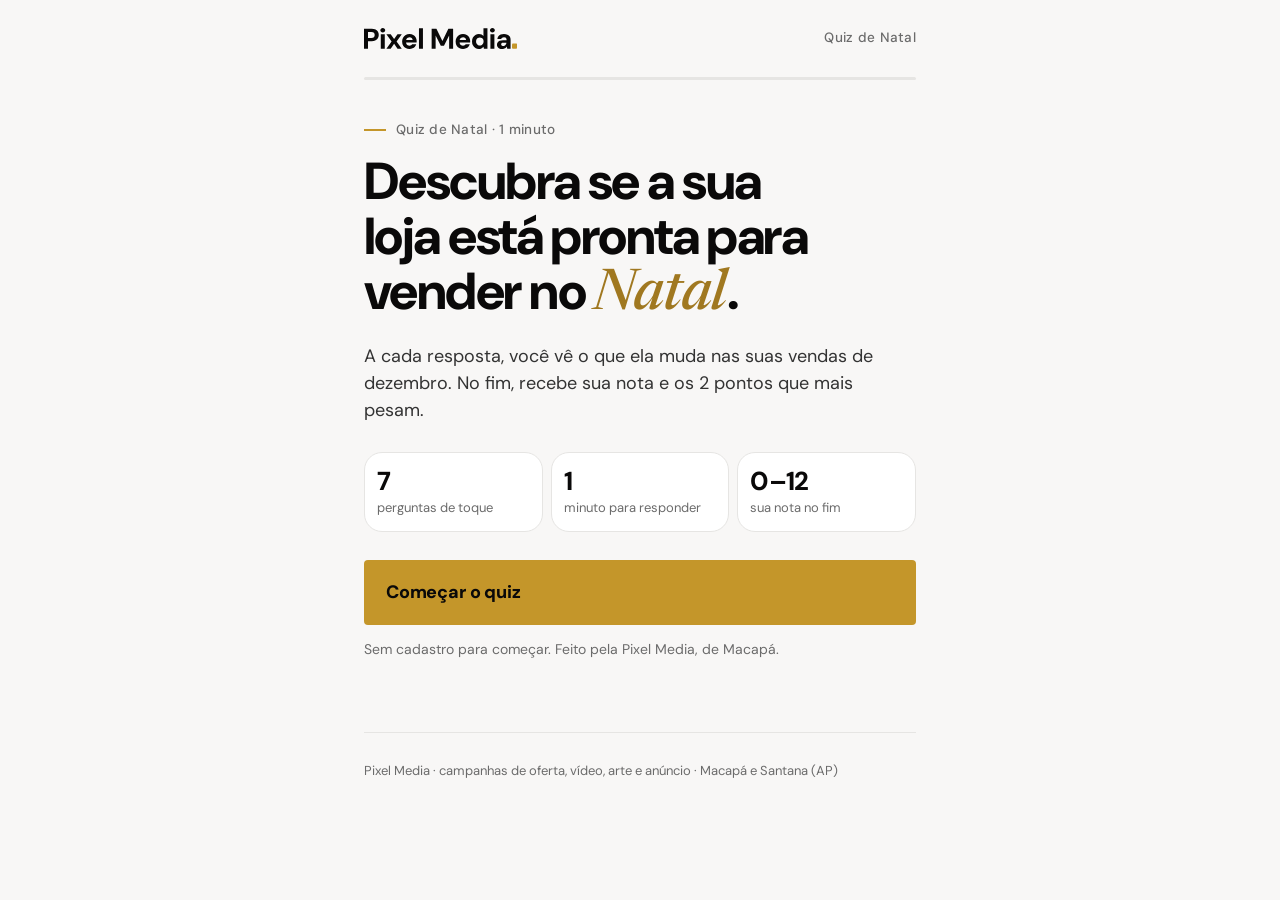
<file: quiz-natal/index.html>
<!doctype html>
<html lang="pt-BR">
<head>
<meta charset="utf-8">
<meta name="viewport" content="width=device-width, initial-scale=1, viewport-fit=cover">
<title>Quiz de Natal · Pixel Media</title>
<meta name="description" content="Descubra em 1 minuto se a sua loja está pronta para vender no Natal. 7 perguntas, nota de 0 a 12 e os 2 pontos que mais pesam.">
<meta name="theme-color" content="#F8F7F6">
<meta property="og:title" content="Sua loja está pronta para vender no Natal?">
<meta property="og:description" content="7 perguntas, 1 minuto. No fim, sua nota e os 2 pontos que mais pesam nas vendas de dezembro.">
<meta property="og:type" content="website">
<meta property="og:locale" content="pt_BR">
<link rel="icon" href="data:image/svg+xml,%3Csvg xmlns='http://www.w3.org/2000/svg' viewBox='0 0 100 100'%3E%3Crect width='100' height='100' rx='18' fill='%23C4962A'/%3E%3C/svg%3E">
<link rel="preconnect" href="https://fonts.googleapis.com">
<link rel="preconnect" href="https://fonts.gstatic.com" crossorigin>
<link href="https://fonts.googleapis.com/css2?family=DM+Sans:opsz,wght@9..40,400;9..40,500;9..40,700;9..40,800&family=Newsreader:ital,opsz,wght@1,6..72,500&display=swap" rel="stylesheet">

<script>
/* ============================================================
   CONFIGURAÇÃO: o que muda sem mexer no resto do código
   ============================================================ */
window.QUIZ_CFG = {
  // Pixel do Meta (conjunto de dados "Pixel Company", conta PIXEL.CO 01)
  pixelId: "4032135943586542",
  // WhatsApp que recebe a pessoa no final: 55 + DDD + número, só dígitos
  whatsapp: "5511940374318",
  // URL do app da web do Apps Script (planilha de leads). Vazio = não grava
  sheetUrl: "https://script.google.com/macros/s/AKfycbx16p12iCrn-ywwHOpuiqEHN2qwm5k5cXeWqYJLSm0izM0euAdq_d3GqoUCRBdW9Qs6rg/exec",
  // Google Ads: deixe vazio até criar a conversão "Lead do quiz"
  googleAds: { id: "", leadLabel: "", contactLabel: "" },
  // Último dia para fechar a campanha de Natal e estar no ar em 01/12
  fechaNatal: "2026-11-24",
  vagasNatal: 8
};
</script>

<!-- Meta Pixel -->
<script>
!function(f,b,e,v,n,t,s){if(f.fbq)return;n=f.fbq=function(){n.callMethod?
n.callMethod.apply(n,arguments):n.queue.push(arguments)};if(!f._fbq)f._fbq=n;
n.push=n;n.loaded=!0;n.version='2.0';n.queue=[];t=b.createElement(e);t.async=!0;
t.src=v;s=b.getElementsByTagName(e)[0];s.parentNode.insertBefore(t,s)}(window,
document,'script','https://connect.facebook.net/en_US/fbevents.js');
fbq('set', 'autoConfig', false, window.QUIZ_CFG.pixelId); // sem eventos automáticos de clique: só os do quiz
fbq('init', window.QUIZ_CFG.pixelId);
fbq('track', 'PageView');
</script>
<noscript><img height="1" width="1" style="display:none" alt="" src="https://www.facebook.com/tr?id=4032135943586542&ev=PageView&noscript=1"></noscript>
<!-- Fim do Meta Pixel -->

<style>
:root {
  --papel: #F8F7F6;
  --branco: #FFFFFF;
  --tinta: #0A0909;
  --tinta2: #333333;
  --grafite: #6B6B6B;
  --linha: #E6E5E3;
  --ouro: #C4962A;
  --ouro-escuro: #A07820;
  --ouro-profundo: #8A6618;
  --erro: #B3261E;
  --raio: 28px;
  --gutter: 16px;
}
* { box-sizing: border-box; }
html { -webkit-text-size-adjust: 100%; }
body {
  margin: 0; background: var(--papel); color: var(--tinta);
  font-family: "DM Sans", system-ui, -apple-system, "Segoe UI", sans-serif;
  font-size: 17px; line-height: 1.5; min-height: 100vh; min-height: 100dvh;
  -webkit-font-smoothing: antialiased;
}
button, input { font: inherit; color: inherit; }
button { cursor: pointer; }
:focus-visible { outline: 2px solid var(--ouro-escuro); outline-offset: 3px; }

.wrap { width: 100%; max-width: 600px; margin: 0 auto; padding: 0 var(--gutter); }
header.top {
  display: flex; align-items: center; justify-content: space-between;
  padding-top: max(18px, env(safe-area-inset-top)); padding-bottom: 18px; gap: 12px;
}
header.top svg { height: 21px; width: auto; display: block; }
/* "DM Sans Rótulo" (guia da marca, 12/11): DM Sans Medium, tamanho óptico 9, algarismos tabulares, +2% */
.mono { font-family: "DM Sans", system-ui, sans-serif; font-weight: 500; font-variation-settings: "opsz" 9; font-optical-sizing: none; font-size: 13.5px; letter-spacing: 0.02em; color: var(--grafite); font-variant-numeric: tabular-nums; }

/* barra de progresso */
.progress { height: 3px; background: var(--linha); border-radius: 2px; overflow: hidden; margin-bottom: 28px; }
.progress i { display: block; height: 100%; width: 0; background: var(--ouro); transition: width .45s cubic-bezier(.2,.7,.2,1); }

.rotulo { display: flex; align-items: center; gap: 10px; margin: 0 0 14px; }
.rotulo::before { content: ""; width: 22px; height: 2px; background: var(--ouro); flex: none; }

h1, h2 { font-weight: 800; letter-spacing: -0.03em; line-height: 1.06; margin: 0; text-wrap: balance; }
h1 { font-size: clamp(34px, 9.4vw, 52px); }
h2 { font-size: clamp(26px, 7vw, 36px); }
em.emo {
  font-family: "Newsreader", Georgia, serif; font-style: italic; font-weight: 500;
  font-size: 1.1em; letter-spacing: -0.01em; color: var(--ouro-escuro);
}
.lead { color: var(--tinta2); font-size: 18px; margin: 16px 0 0; max-width: 34em; }

/* tela */
.screen { display: none; padding-bottom: 48px; }
.screen.on { display: block; animation: entra .5s cubic-bezier(.2,.7,.2,1) both; }
@keyframes entra { from { opacity: 0; transform: translateY(14px); } to { opacity: 1; transform: none; } }

/* abertura */
.intro { padding-top: 12px; }
.fatos { display: grid; grid-template-columns: repeat(3, 1fr); gap: 8px; margin: 28px 0; }
.fato { background: var(--branco); border: 1px solid var(--linha); border-radius: 18px; padding: 14px 12px; }
.fato b { display: block; font-size: 26px; font-weight: 800; letter-spacing: -0.03em; font-variant-numeric: tabular-nums; line-height: 1.1; }
.fato span { font-size: 13px; color: var(--grafite); line-height: 1.3; display: block; margin-top: 4px; }

/* pedido: faixa ouro, texto tinta */
.faixa {
  display: block; width: 100%; border: 0; border-radius: 4px; background: var(--ouro); color: var(--tinta);
  font-weight: 800; font-size: 18px; letter-spacing: -0.01em; text-align: left; padding: 19px 22px;
  text-decoration: none; transition: background .2s, transform .15s;
}
.faixa:hover { background: #CFA23A; }
.faixa:active { transform: scale(.99); }
.faixa[disabled] { background: var(--linha); color: var(--grafite); cursor: default; }
.nota-pe { font-size: 14px; color: var(--grafite); margin: 14px 0 0; }

/* pergunta */
.q-num { margin-bottom: 10px; }
.opcoes { display: grid; gap: 10px; margin-top: 26px; }
.op {
  display: grid; grid-template-columns: 30px 1fr; align-items: center; gap: 10px; text-align: left;
  background: var(--branco); border: 1px solid var(--linha); border-radius: 18px; padding: 16px 18px;
  font-size: 17px; font-weight: 500; line-height: 1.3;
  transition: border-color .2s, box-shadow .2s, opacity .25s, transform .15s;
}
.op:hover { border-color: #CFCDC9; }
.op:active { transform: scale(.99); }
.op .k { font-family: "DM Sans", system-ui, sans-serif; font-weight: 500; font-variation-settings: "opsz" 9; font-optical-sizing: none; font-size: 13.5px; letter-spacing: 0.02em; font-variant-numeric: tabular-nums; color: var(--grafite); }
.op[aria-pressed="true"] { border-color: var(--tinta); box-shadow: inset 0 0 0 1px var(--tinta); }
.op[aria-pressed="true"] .k { color: transparent; position: relative; }
.op[aria-pressed="true"] .k::after {
  content: ""; position: absolute; left: 0; top: 50%; width: 12px; height: 12px; margin-top: -6px;
  background: var(--ouro); border-radius: 2.2px;
}
.opcoes.escolhido .op:not([aria-pressed="true"]) { opacity: .55; }

/* cartão de consciência */
.cartao {
  margin-top: 16px; background: var(--tinta); color: var(--papel); border-radius: var(--raio);
  padding: 24px 22px 22px; display: none;
}
.cartao.on { display: block; animation: entra .45s cubic-bezier(.2,.7,.2,1) both; }
.cartao .mono { color: var(--ouro); display: flex; align-items: center; gap: 8px; }
.cartao .mono::before { content: ""; width: 9px; height: 9px; background: var(--ouro); border-radius: 1.6px; }
.cartao h3 { font-size: 22px; font-weight: 800; letter-spacing: -0.02em; line-height: 1.15; margin: 12px 0 8px; }
.cartao p { margin: 0; color: #D9D6D2; font-size: 16.5px; }
.cartao .faixa { margin-top: 20px; }

.voltar { background: none; border: 0; padding: 8px 0; margin-top: 18px; color: var(--grafite); font-size: 15px; text-decoration: underline; text-underline-offset: 3px; }

/* formulário */
form { margin-top: 26px; display: grid; gap: 14px; }
label.campo { display: grid; gap: 6px; font-weight: 700; font-size: 15px; }
label.campo small { font-weight: 400; color: var(--grafite); }
.in {
  width: 100%; background: var(--branco); border: 1px solid var(--linha); border-radius: 14px;
  padding: 15px 16px; font-size: 17px; font-weight: 500; transition: border-color .2s, box-shadow .2s;
}
.in:focus { outline: none; border-color: var(--tinta); box-shadow: inset 0 0 0 1px var(--tinta); }
.in[aria-invalid="true"] { border-color: var(--erro); box-shadow: inset 0 0 0 1px var(--erro); }
.erro { color: var(--erro); font-size: 14px; font-weight: 500; min-height: 0; }
.insta { position: relative; }
.insta span { position: absolute; left: 16px; top: 50%; transform: translateY(-50%); color: var(--grafite); font-weight: 500; pointer-events: none; }
.insta .in { padding-left: 34px; }
.lgpd { font-size: 13.5px; color: var(--grafite); margin: 2px 0 0; line-height: 1.45; }

/* resultado */
.placar {
  background: var(--tinta); color: var(--papel); border-radius: var(--raio); padding: 26px 22px 24px; margin-top: 4px;
}
.placar .mono { color: var(--ouro); }
.placar .num { font-size: clamp(72px, 22vw, 108px); font-weight: 800; letter-spacing: -0.05em; line-height: .95; font-variant-numeric: tabular-nums; margin: 14px 0 4px; }
.placar .num small { font-size: .36em; color: #9C9893; letter-spacing: -0.02em; font-weight: 700; }
.placar .barra { display: grid; grid-template-columns: repeat(12, 1fr); gap: 4px; margin: 14px 0 20px; }
.placar .barra i { height: 8px; border-radius: 1.5px; background: #2A2826; }
.placar .barra i.on { background: var(--ouro); }
.placar h2 { color: var(--papel); }
.placar h2 em.emo { color: var(--ouro); }
.placar p { color: #D9D6D2; margin: 12px 0 0; font-size: 17px; }

.secao { margin-top: 32px; }
.secao > .mono { display: block; margin-bottom: 12px; }
.ponto {
  background: var(--branco); border: 1px solid var(--linha); border-radius: var(--raio);
  padding: 20px 20px 18px; display: grid; grid-template-columns: 34px 1fr; gap: 6px 12px; margin-bottom: 10px;
}
.ponto .mono { padding-top: 3px; }
.ponto b { font-size: 18px; font-weight: 800; letter-spacing: -0.02em; line-height: 1.2; }
.ponto p { grid-column: 2; margin: 0; color: var(--tinta2); font-size: 16px; }
.final { margin-top: 28px; }
.final p.sub { color: var(--tinta2); margin: 14px 0 0; }

footer { padding: 28px 0 max(28px, env(safe-area-inset-bottom)); border-top: 1px solid var(--linha); margin-top: 24px; }
footer p { margin: 0; font-size: 13px; color: var(--grafite); }

@media (min-width: 640px) {
  :root { --gutter: 24px; }
  header.top { padding-top: 28px; padding-bottom: 28px; }
  .cartao, .placar { padding: 30px 30px 28px; }
}
@media (prefers-reduced-motion: reduce) {
  *, *::before, *::after { animation: none !important; transition: none !important; }
}
</style>
</head>
<body>

<div class="wrap">
  <header class="top">
    <a href="#" aria-label="Pixel Media" id="logo" style="display:block">
      <svg xmlns="http://www.w3.org/2000/svg" viewBox="0 -72.5 537.5 73.7" role="img" aria-label="Pixel Media"><g transform="translate(-6.8 0)"><path fill="#0A0909" d="M20.80 0L6.80 0L6.80-70L33.40-70Q41.90-70 47.50-67.10Q53.10-64.20 55.85-59.25Q58.60-54.30 58.60-48L58.60-48Q58.60-42.20 55.95-37.25Q53.30-32.30 47.70-29.20Q42.10-26.10 33.40-26.10L33.40-26.10L20.80-26.10L20.80 0ZM20.80-58.60L20.80-37.40L32.50-37.40Q38.80-37.40 41.55-40.30Q44.30-43.20 44.30-48L44.30-48Q44.30-53 41.55-55.80Q38.80-58.60 32.50-58.60L32.50-58.60L20.80-58.60ZM79.70 0L65.70 0L65.70-50.40L79.70-50.40L79.70 0ZM72.70-56.90L72.70-56.90Q68.90-56.90 66.50-59.15Q64.10-61.40 64.10-64.70L64.10-64.70Q64.10-68.10 66.50-70.30Q68.90-72.50 72.70-72.50L72.70-72.50Q76.50-72.50 78.90-70.30Q81.30-68.10 81.30-64.70L81.30-64.70Q81.30-61.40 78.90-59.15Q76.50-56.90 72.70-56.90ZM100.50 0L85.40 0L103.60-25.20L85.40-50.40L100.50-50.40L112.50-33.50L124.40-50.40L139.40-50.40L121.20-25.20L139.40 0L124.40 0L112.50-17L100.50 0ZM166.50 1.20L166.50 1.20Q158.90 1.20 153.05-2.05Q147.20-5.30 143.90-11.15Q140.60-17 140.60-24.70L140.60-24.70Q140.60-32.50 143.85-38.55Q147.10-44.60 152.95-48.10Q158.80-51.60 166.60-51.60L166.60-51.60Q174.10-51.60 179.75-48.30Q185.40-45 188.55-39.40Q191.70-33.80 191.70-26.50L191.70-26.50Q191.70-25.50 191.65-24.30Q191.60-23.10 191.40-21.70L191.40-21.70L154.50-21.70Q154.70-18.70 155.90-16.40L155.90-16.40Q157.40-13.40 160.10-11.80Q162.80-10.20 166.40-10.20Q170-10.20 172.35-11.70Q174.70-13.20 175.90-15.60L175.90-15.60L190.20-15.60Q188.80-10.90 185.45-7.10Q182.10-3.30 177.30-1.05Q172.50 1.20 166.50 1.20ZM154.70-30.20L154.70-30.20L177.50-30.20Q177.20-34.80 174.15-37.55Q171.10-40.30 166.60-40.30L166.60-40.30Q163.20-40.30 160.40-38.70Q157.60-37.10 156-34L156-34Q155.10-32.30 154.70-30.20ZM213.70 0L199.70 0L199.70-72L213.70-72L213.70 0ZM258.20 0L244.20 0L244.20-70L261-70L282.10-26.90L302.90-70L319.60-70L319.60 0L305.60 0L305.60-46.30L287.50-9.80L276.40-9.80L258.20-46.30L258.20 0ZM354.30 1.20L354.30 1.20Q346.70 1.20 340.85-2.05Q335-5.30 331.70-11.15Q328.40-17 328.40-24.70L328.40-24.70Q328.40-32.50 331.65-38.55Q334.90-44.60 340.75-48.10Q346.60-51.60 354.40-51.60L354.40-51.60Q361.90-51.60 367.55-48.30Q373.20-45 376.35-39.40Q379.50-33.80 379.50-26.50L379.50-26.50Q379.50-25.50 379.45-24.30Q379.40-23.10 379.20-21.70L379.20-21.70L342.30-21.70Q342.50-18.70 343.70-16.40L343.70-16.40Q345.20-13.40 347.90-11.80Q350.60-10.20 354.20-10.20Q357.80-10.20 360.15-11.70Q362.50-13.20 363.70-15.60L363.70-15.60L378-15.60Q376.60-10.90 373.25-7.10Q369.90-3.30 365.10-1.05Q360.30 1.20 354.30 1.20ZM342.50-30.20L342.50-30.20L365.30-30.20Q365-34.80 361.95-37.55Q358.90-40.30 354.40-40.30L354.40-40.30Q351-40.30 348.20-38.70Q345.40-37.10 343.80-34L343.80-34Q342.90-32.30 342.50-30.20ZM409.90 1.20L409.90 1.20Q403 1.20 397.60-2.20Q392.20-5.60 389.05-11.60Q385.90-17.60 385.90-25.10L385.90-25.10Q385.90-32.80 389.05-38.75Q392.20-44.70 397.75-48.15Q403.30-51.60 410.20-51.60L410.20-51.60Q415.60-51.60 419.60-49.65Q423.60-47.70 426.10-44.10L426.10-44.10L426.10-72L440.10-72L440.10 0L427.70 0L426.10-6.80Q424.60-4.70 422.40-2.85Q420.20-1 417.10 0.10Q414 1.20 409.90 1.20ZM413.30-11L413.30-11Q417.20-11 420.20-12.80Q423.20-14.60 424.85-17.80Q426.50-21 426.50-25.20Q426.50-29.40 424.85-32.60Q423.20-35.80 420.20-37.60Q417.20-39.40 413.30-39.40L413.30-39.40Q409.50-39.40 406.50-37.60Q403.50-35.80 401.85-32.60Q400.20-29.40 400.20-25.30L400.20-25.30Q400.20-21.10 401.85-17.85Q403.50-14.60 406.50-12.80Q409.50-11 413.30-11ZM464.50 0L450.50 0L450.50-50.40L464.50-50.40L464.50 0ZM457.50-56.90L457.50-56.90Q453.70-56.90 451.30-59.15Q448.90-61.40 448.90-64.70L448.90-64.70Q448.90-68.10 451.30-70.30Q453.70-72.50 457.50-72.50L457.50-72.50Q461.30-72.50 463.70-70.30Q466.10-68.10 466.10-64.70L466.10-64.70Q466.10-61.40 463.70-59.15Q461.30-56.90 457.50-56.90ZM491.90 1.20L491.90 1.20Q485.70 1.20 481.55-0.85Q477.40-2.90 475.45-6.35Q473.50-9.80 473.50-14L473.50-14Q473.50-18.50 475.80-22Q478.10-25.50 482.90-27.50Q487.70-29.50 494.90-29.50L494.90-29.50L507.30-29.50Q507.30-33.10 506.35-35.45Q505.40-37.80 503.35-39Q501.30-40.20 497.90-40.20L497.90-40.20Q494.20-40.20 491.65-38.60Q489.10-37 488.50-33.80L488.50-33.80L474.90-33.80Q475.50-39.20 478.50-43.15Q481.50-47.10 486.55-49.35Q491.60-51.60 498.00-51.60L498.00-51.60Q505.10-51.60 510.35-49.20Q515.60-46.80 518.45-42.30Q521.30-37.80 521.30-31.20L521.30-31.20L521.30 0L509.50 0L507.90-7.60Q506.90-5.60 505.35-4Q503.80-2.40 501.80-1.25Q499.80-0.10 497.35 0.55Q494.90 1.20 491.90 1.20ZM495.30-9.60L495.30-9.60Q497.80-9.60 499.80-10.45Q501.80-11.30 503.20-12.90Q504.60-14.50 505.50-16.55Q506.40-18.60 506.70-21L506.70-21L506.70-21.10L496.60-21.10Q493.70-21.10 491.85-20.35Q490.00-19.60 489.10-18.25Q488.20-16.90 488.20-15.20L488.20-15.20Q488.20-13.40 489.10-12.10Q490.00-10.80 491.60-10.20Q493.20-9.60 495.30-9.60Z"/><rect x="526.3" y="-18" width="18" height="18" rx="3.24" fill="#C4962A"/></g></svg>
    </a>
    <span class="mono" id="passo" aria-live="polite">Quiz de Natal</span>
  </header>
  <div class="progress" aria-hidden="true"><i id="barra"></i></div>

  <main id="app">
    <!-- abertura -->
    <section class="screen on intro" id="s-intro" aria-labelledby="t-intro">
      <p class="rotulo mono">Quiz de Natal · 1 minuto</p>
      <h1 id="t-intro" tabindex="-1">Descubra se a sua loja está pronta para vender no <em class="emo">Natal</em>.</h1>
      <p class="lead">A cada resposta, você vê o que ela muda nas suas vendas de dezembro. No fim, recebe sua nota e os 2 pontos que mais pesam.</p>
      <div class="fatos">
        <div class="fato"><b>7</b><span>perguntas de toque</span></div>
        <div class="fato"><b>1</b><span>minuto para responder</span></div>
        <div class="fato"><b>0–12</b><span>sua nota no fim</span></div>
      </div>
      <button class="faixa" type="button" id="comecar">Começar o quiz</button>
      <p class="nota-pe">Sem cadastro para começar. Feito pela Pixel Media, de Macapá.</p>
    </section>

    <!-- pergunta (reaproveitada) -->
    <section class="screen" id="s-q" aria-labelledby="t-q">
      <p class="rotulo mono q-num" id="q-rotulo"></p>
      <h2 id="t-q" tabindex="-1"></h2>
      <div class="opcoes" id="opcoes" role="group" aria-labelledby="t-q"></div>
      <div class="cartao" id="cartao" aria-live="polite">
        <span class="mono" id="c-rotulo">O que isso significa</span>
        <h3 id="c-titulo"></h3>
        <p id="c-texto"></p>
        <button class="faixa" type="button" id="proxima">Próxima pergunta</button>
      </div>
      <button class="voltar" type="button" id="voltar">Voltar</button>
    </section>

    <!-- dados -->
    <section class="screen" id="s-form" aria-labelledby="t-form">
      <p class="rotulo mono">Respostas completas</p>
      <h2 id="t-form" tabindex="-1">Sua nota está <em class="emo">pronta</em>.</h2>
      <p class="lead">Diga quem é você para ver o resultado. Eu olho o Instagram da loja antes de te chamar.</p>
      <form id="form" novalidate autocomplete="on">
        <label class="campo">Seu nome
          <input class="in" id="f-nome" name="name" autocomplete="given-name" required maxlength="60" placeholder="Ex.: Joana">
          <span class="erro" id="e-nome"></span>
        </label>
        <label class="campo">Instagram da loja
          <span class="insta"><span aria-hidden="true">@</span><input class="in" id="f-insta" name="instagram" autocomplete="off" autocapitalize="none" spellcheck="false" required maxlength="80" placeholder="sualoja"></span>
          <span class="erro" id="e-insta"></span>
        </label>
        <label class="campo">WhatsApp <small>com DDD</small>
          <input class="in" id="f-zap" name="tel" type="tel" inputmode="numeric" autocomplete="tel-national" required maxlength="16" placeholder="(96) 99999-9999">
          <span class="erro" id="e-zap"></span>
        </label>
        <p class="lgpd">Ao enviar, você aceita receber o contato da Pixel Media pelo WhatsApp sobre o resultado. Seus dados não são vendidos nem repassados.</p>
        <button class="faixa" type="submit" id="enviar">Ver meu resultado</button>
      </form>
      <button class="voltar" type="button" id="voltar-form">Voltar</button>
    </section>

    <!-- resultado -->
    <section class="screen" id="s-res" aria-labelledby="t-res">
      <div class="placar">
        <span class="mono" id="r-rotulo">Resultado</span>
        <div class="num" id="r-num"></div>
        <div class="barra" id="r-barra" aria-hidden="true"></div>
        <h2 id="t-res" tabindex="-1"></h2>
        <p id="r-texto"></p>
      </div>
      <div class="secao">
        <span class="mono" id="r-pontos-rotulo">— Os 2 pontos que mais pesam</span>
        <div id="r-pontos"></div>
      </div>
      <div class="final">
        <a class="faixa" id="r-zap" href="#" target="_blank" rel="noopener">Receber a oferta de Natal da minha loja</a>
        <p class="sub" id="r-sub"></p>
      </div>
    </section>
  </main>

  <footer><p>Pixel Media · campanhas de oferta, vídeo, arte e anúncio · Macapá e Santana (AP)</p></footer>
</div>

<script>
(function () {
  "use strict";
  var CFG = window.QUIZ_CFG;

  /* ---------- conteúdo ---------- */
  // pts: 2 = pronto, 1 = pela metade, 0 = falta
  var NICHO = {
    id: "nicho", titulo: "Qual é o seu negócio?",
    ops: [
      { t: "Estética e beleza", c: ["Dezembro enche a agenda.", "Festa de firma, formatura e Réveillon: muita gente quer se arrumar no mesmo mês. Quem aparece primeiro no celular dela marca o horário."] },
      { t: "Moda e acessórios", c: ["Roupa é presente e é a roupa da virada.", "Dezembro junta as duas compras. O cliente decide onde vai comprar antes de sair de casa, olhando o Instagram."] },
      { t: "Alimentação", c: ["Em dezembro, o cliente encomenda antes.", "Ceia, confraternização e doce de Natal são decididos com dias de antecedência. Quem anuncia antes entra na lista."] },
      { t: "Ótica, eletro ou móveis", c: ["Sua loja é a loja do 13º.", "O dinheiro extra de dezembro vira óculos, TV e sofá novos. A 2ª parcela do 13º cai até 20 de dezembro."] },
      { t: "Outro tipo de negócio", c: ["Em dezembro, todo mundo disputa o mesmo dinheiro.", "O 13º e o presente de Natal. Quem aparece antes, com um motivo para comprar agora, leva."] }
    ]
  };
  var PERGUNTAS = [
    { id: "oferta", titulo: "A oferta de Natal da sua loja já está definida?",
      fraco: ["Defina a oferta de Natal", "Produto, condição e prazo. É ela que faz o anúncio vender, não só aparecer."],
      ops: [
        { t: "Sim: produto, condição e prazo", p: 2, c: ["Você está na frente.", "Oferta com produto, condição e prazo é o que faz o anúncio vender. Agora é colocar verba atrás dela."] },
        { t: "Tenho uma ideia", p: 1, c: ["Ideia ainda não é oferta.", "Quem rola o feed decide em segundos. O anúncio precisa dizer o quê, quanto e até quando."] },
        { t: "Ainda não", p: 0, c: ["É aqui que a maioria trava.", "Sem oferta, o post vira só \"Feliz Natal\" e o cliente compra de quem deu um motivo. A gente sempre começa por ela."] }
      ] },
    { id: "anuncio", titulo: "Você anunciou nos últimos 3 meses?",
      fraco: ["Anuncie, não só impulsione", "Anúncio feito na conta de anúncios escolhe quem vê, testa versões e leva direto para o WhatsApp."],
      ops: [
        { t: "Sim, pela conta de anúncios", p: 2, c: ["Você já conhece o caminho.", "Em dezembro muda a oferta e o ritmo: mais verba nos dias em que mais gente está comprando."] },
        { t: "Só impulsionei post", p: 1, c: ["Impulsionar não é anunciar.", "Impulsionar mostra o post para mais gente. O anúncio escolhe quem vê, testa versões e leva direto para o seu WhatsApp."] },
        { t: "Não anunciei", p: 0, c: ["Hoje, só te encontra quem já te conhece.", "No Natal, o cliente novo está procurando onde comprar. E ele só vê quem anuncia."] }
      ] },
    { id: "video", titulo: "Você tem vídeo e foto para usar no Natal?",
      fraco: ["Grave vídeos novos para o Natal", "Curtos e na vertical. Uma tarde de gravação na loja rende vários anúncios."],
      ops: [
        { t: "Sim, feitos para o Natal", p: 2, c: ["Material novo faz diferença.", "O cliente percebe quando a foto é do ano passado. Tenha versões curtas, na vertical, para o anúncio."] },
        { t: "Só material antigo", p: 1, c: ["O feed pula o que parece repetido.", "Material antigo serve no perfil. No anúncio, um vídeo novo, curto e na vertical prende mais."] },
        { t: "Não tenho", p: 0, c: ["Falta a peça que mais prende no Instagram.", "Sem vídeo, o anúncio fica fraco. Uma tarde de gravação na loja já rende vários vídeos."] }
      ] },
    { id: "whatsapp", titulo: "Quando o cliente chama no WhatsApp, o que acontece?",
      fraco: ["Tenha resposta pronta no WhatsApp", "Quem chama a sua loja muitas vezes chamou outras também. Responde primeiro quem vende."],
      ops: [
        { t: "Respondo na hora, com mensagem pronta", p: 2, c: ["Isso vale ouro em dezembro.", "Quem chama a sua loja muitas vezes chamou outras também. Responde primeiro quem vende."] },
        { t: "Respondo quando dá", p: 1, c: ["Em dezembro, \"quando dá\" pode ser tarde.", "O cliente que chamou você também chamou outras lojas. Uma mensagem pronta já segura a conversa."] },
        { t: "Às vezes fica sem resposta", p: 0, c: ["Esse é o vazamento mais caro.", "Você paga para o cliente chamar e ele vai embora. Antes de anunciar, deixe a resposta pronta."] }
      ] },
    { id: "verba", titulo: "Quanto você pode investir em anúncio em dezembro?",
      fraco: ["Defina a verba antes de começar", "A verba vai direto para o Instagram ou o Google. Com o número definido, ela dura o mês todo."],
      ops: [
        { t: "R$ 30 por dia ou mais", p: 2, c: ["Dá para anunciar o mês inteiro.", "Com isso, o anúncio roda todos os dias de dezembro e ainda testa mais de uma versão."] },
        { t: "Menos de R$ 30 por dia", p: 1, c: ["Dá para começar, concentrando.", "Com pouca verba, o que funciona é uma oferta, um público e os dias de maior movimento."] },
        { t: "Ainda não pensei", p: 0, c: ["A verba é à parte, e precisa de um número.", "Ela é paga direto ao Instagram ou ao Google. Sem um valor definido, ela acaba nos primeiros dias."] }
      ] },
    { id: "data", titulo: "Quando a sua campanha de Natal começa?",
      fraco: ["Marque a data de início", "O Natal não espera. Com a data marcada, oferta, vídeo e anúncio ficam prontos antes."],
      ops: [
        { t: "Já está no ar", p: 2, c: ["Você saiu na frente.", "Agora é acompanhar: o que traz conversa recebe mais verba, o que não traz sai."] },
        { t: "Dia 1º de dezembro", p: 1, c: ["Boa data. Mas ela começa antes.", "Para estar no ar dia 1º, a oferta, o vídeo e o anúncio precisam estar prontos e aprovados até lá."] },
        { t: "Ainda não sei", p: 0, c: ["O Natal tem data.", "A 2ª parcela do 13º cai até 20 de dezembro. Cada semana parada é venda que vai para quem já está anunciando."] }
      ] }
  ];
  var TODAS = [NICHO].concat(PERGUNTAS);
  var TOTAL = TODAS.length;
  var MAX = PERGUNTAS.length * 2;
  var LETRAS = ["A", "B", "C", "D", "E"];

  var FAIXAS = [
    { min: 0, max: 4, nome: "no zero", titulo: 'Seu Natal ainda está no <em class="emo">zero</em>.',
      texto: "Dá tempo, mas não sobra. A campanha completa resolve tudo de uma vez: oferta, vídeo, arte e anúncio." },
    { min: 5, max: 8, nome: "pela metade", titulo: 'Seu Natal está pela <em class="emo">metade</em>.',
      texto: "Você tem peças soltas. Falta juntar oferta, vídeo e anúncio numa campanha só, com data para acabar." },
    { min: 9, max: 12, nome: "quase pronto", titulo: 'Sua loja está quase <em class="emo">pronta</em>.',
      texto: "Falta pouco: afinar a oferta e colocar verba atrás do que já funciona." }
  ];

  /* ---------- estado ---------- */
  var st = { i: 0, resp: {}, iniciou: false, enviado: false };
  var $ = function (s) { return document.querySelector(s); };

  /* ---------- origem (UTM) ---------- */
  var qs = new URLSearchParams(location.search);
  var ORIGEM = {};
  ["utm_source", "utm_medium", "utm_campaign", "utm_content", "utm_term", "fbclid", "gclid"].forEach(function (k) {
    var v = qs.get(k);
    if (v) ORIGEM[k] = v.slice(0, 200);
  });
  try {
    if (Object.keys(ORIGEM).length) sessionStorage.setItem("pm_origem", JSON.stringify(ORIGEM));
    else ORIGEM = JSON.parse(sessionStorage.getItem("pm_origem") || "{}");
  } catch (e) {}
  var TESTE = qs.get("teste") === "1";

  /* ---------- medição ---------- */
  function px() { if (window.fbq) { try { fbq.apply(null, arguments); } catch (e) {} } }
  var gadsOn = !!(CFG.googleAds && CFG.googleAds.id);
  if (gadsOn) {
    var g = document.createElement("script");
    g.async = true; g.src = "https://www.googletagmanager.com/gtag/js?id=" + encodeURIComponent(CFG.googleAds.id);
    document.head.appendChild(g);
    window.dataLayer = window.dataLayer || [];
    window.gtag = function () { dataLayer.push(arguments); };
    gtag("js", new Date()); gtag("config", CFG.googleAds.id);
  }
  function gconv(label, extra) {
    if (!gadsOn || !label || !window.gtag) return;
    var o = { send_to: CFG.googleAds.id + "/" + label };
    for (var k in extra) o[k] = extra[k];
    gtag("event", "conversion", o);
  }
  function uid() {
    return "q" + Date.now().toString(36) + Math.random().toString(36).slice(2, 8);
  }

  /* ---------- navegação ---------- */
  function show(id) {
    document.querySelectorAll(".screen").forEach(function (s) { s.classList.remove("on"); });
    var el = $(id); el.classList.add("on");
    window.scrollTo({ top: 0, behavior: "instant" in window ? "instant" : "auto" });
    var h = el.querySelector("[tabindex='-1']"); if (h) h.focus({ preventScroll: true });
  }
  function progresso(n, txt) {
    $("#barra").style.width = Math.round((n / (TOTAL + 1)) * 100) + "%";
    $("#passo").textContent = txt;
  }
  var pad = function (n) { return (n < 10 ? "0" : "") + n; };

  function renderQ() {
    var q = TODAS[st.i];
    $("#q-rotulo").textContent = st.i === 0 ? "Para começar" : "Pergunta " + pad(st.i + 1);
    $("#t-q").textContent = q.titulo;
    progresso(st.i, pad(st.i + 1) + " / " + pad(TOTAL));
    var box = $("#opcoes"); box.innerHTML = ""; box.classList.remove("escolhido");
    q.ops.forEach(function (op, j) {
      var b = document.createElement("button");
      b.type = "button"; b.className = "op"; b.setAttribute("aria-pressed", "false");
      b.innerHTML = '<span class="k" aria-hidden="true">' + LETRAS[j] + '</span><span></span>';
      b.lastChild.textContent = op.t;
      b.addEventListener("click", function () { escolher(j); });
      box.appendChild(b);
    });
    $("#cartao").classList.remove("on");
    $("#proxima").textContent = st.i === TOTAL - 1 ? "Ver minha nota" : "Próxima pergunta";
    $("#voltar").style.display = "block";
    var prev = st.resp[q.id];
    if (prev != null) escolher(prev, true);
  }

  function escolher(j, silencioso) {
    var q = TODAS[st.i];
    st.resp[q.id] = j;
    if (!st.iniciou) { st.iniciou = true; px("trackCustom", "QuizInicio"); }
    var box = $("#opcoes"); box.classList.add("escolhido");
    box.querySelectorAll(".op").forEach(function (b, k) { b.setAttribute("aria-pressed", k === j ? "true" : "false"); });
    var c = q.ops[j].c;
    $("#c-titulo").textContent = c[0];
    $("#c-texto").textContent = c[1];
    var cart = $("#cartao");
    cart.classList.remove("on"); void cart.offsetWidth; cart.classList.add("on");
    if (!silencioso) {
      setTimeout(function () {
        var r = cart.getBoundingClientRect();
        if (r.bottom > window.innerHeight) window.scrollBy({ top: r.bottom - window.innerHeight + 24, behavior: "smooth" });
      }, 60);
    }
  }

  function nota() {
    return PERGUNTAS.reduce(function (s, q) { var j = st.resp[q.id]; return s + (j == null ? 0 : q.ops[j].p); }, 0);
  }
  function faixa(n) { return FAIXAS.filter(function (f) { return n >= f.min && n <= f.max; })[0]; }

  $("#comecar").addEventListener("click", function () { st.i = 0; renderQ(); show("#s-q"); });
  $("#proxima").addEventListener("click", function () {
    if (st.i < TOTAL - 1) { st.i++; renderQ(); show("#s-q"); }
    else {
      progresso(TOTAL, "Quase lá");
      px("trackCustom", "QuizRespondido", { nota: nota(), nicho: NICHO.ops[st.resp.nicho].t });
      show("#s-form");
    }
  });
  $("#voltar").addEventListener("click", function () {
    if (st.i === 0) { progresso(0, "Quiz de Natal"); $("#barra").style.width = "0"; show("#s-intro"); }
    else { st.i--; renderQ(); show("#s-q"); }
  });
  $("#voltar-form").addEventListener("click", function () { st.i = TOTAL - 1; renderQ(); show("#s-q"); });
  $("#logo").addEventListener("click", function (e) { e.preventDefault(); });

  /* ---------- formulário ---------- */
  var zap = $("#f-zap");
  zap.addEventListener("input", function () {
    var d = zap.value.replace(/\D/g, "");
    if (d.indexOf("55") === 0 && d.length > 11) d = d.slice(2);
    d = d.slice(0, 11);
    var o = d;
    if (d.length > 2) o = "(" + d.slice(0, 2) + ") " + d.slice(2);
    if (d.length > 7) o = "(" + d.slice(0, 2) + ") " + d.slice(2, d.length - 4) + "-" + d.slice(d.length - 4);
    zap.value = o;
  });
  function limpaInsta(v) {
    v = (v || "").trim();
    var m = v.match(/instagram\.com\/([^/?#\s]+)/i);
    if (m) v = m[1];
    return v.replace(/^@+/, "").replace(/\s+/g, "").toLowerCase();
  }
  $("#f-insta").addEventListener("blur", function () { this.value = limpaInsta(this.value); });

  function erro(campo, msg) {
    $("#e-" + campo).textContent = msg || "";
    $("#f-" + campo).setAttribute("aria-invalid", msg ? "true" : "false");
    return !msg;
  }

  $("#form").addEventListener("submit", function (e) {
    e.preventDefault();
    if (st.enviado) return;
    var nome = $("#f-nome").value.trim().replace(/\s+/g, " ");
    var insta = limpaInsta($("#f-insta").value);
    $("#f-insta").value = insta;
    var dig = zap.value.replace(/\D/g, "");
    var ok = true;
    ok = erro("nome", nome.length < 2 ? "Escreva seu nome." : "") && ok;
    ok = erro("insta", !/^[a-z0-9._]{1,30}$/.test(insta) ? "Escreva o @ da loja, sem espaço." : "") && ok;
    ok = erro("zap", !(dig.length === 10 || dig.length === 11) ? "Escreva o WhatsApp com DDD, só números." : "") && ok;
    if (!ok) { var inv = document.querySelector('[aria-invalid="true"]'); if (inv) inv.focus(); return; }

    st.enviado = true;
    var btn = $("#enviar"); btn.disabled = true; btn.textContent = "Calculando…";
    var n = nota(), f = faixa(n), nicho = NICHO.ops[st.resp.nicho].t, eid = uid();
    var dados = {
      id: eid, teste: TESTE, nome: nome, instagram: "@" + insta, whatsapp: "55" + dig,
      nicho: nicho, nota: n, faixa: f.nome,
      respostas: PERGUNTAS.map(function (q) { var j = st.resp[q.id]; return { pergunta: q.id, resposta: q.ops[j].t, pontos: q.ops[j].p }; }),
      origem: ORIGEM, pagina: location.href.split("#")[0], quando: new Date().toISOString(),
      navegador: navigator.userAgent.slice(0, 180)
    };

    // 1) planilha
    if (CFG.sheetUrl) {
      try {
        fetch(CFG.sheetUrl, { method: "POST", mode: "no-cors", keepalive: true,
          headers: { "Content-Type": "text/plain;charset=utf-8" }, body: JSON.stringify(dados) });
      } catch (err) {}
    }
    // 2) evento de lead
    px("track", "Lead", { content_name: "Quiz de Natal", content_category: nicho, nota: n, faixa: f.nome }, { eventID: eid });
    gconv(CFG.googleAds.leadLabel, { transaction_id: eid });

    setTimeout(function () { resultado(dados, f); }, 450);
  });

  /* ---------- resultado ---------- */
  function resultado(d, f) {
    progresso(TOTAL + 1, "Resultado");
    $("#r-rotulo").textContent = d.nome.split(" ")[0] + ", esta é a sua nota";
    $("#r-num").innerHTML = d.nota + '<small> / ' + MAX + '</small>';
    var bar = ""; for (var k = 0; k < MAX; k++) bar += '<i class="' + (k < d.nota ? "on" : "") + '"></i>';
    $("#r-barra").innerHTML = bar;
    $("#t-res").innerHTML = f.titulo;
    $("#r-texto").textContent = f.texto;

    var fracos = PERGUNTAS.map(function (q, ix) { return { q: q, p: q.ops[st.resp[q.id]].p, ix: ix }; })
      .filter(function (x) { return x.p < 2; })
      .sort(function (a, b) { return a.p - b.p || a.ix - b.ix; })
      .slice(0, 2);
    var box = $("#r-pontos"); box.innerHTML = "";
    if (!fracos.length) {
      $("#r-pontos-rotulo").textContent = "— Nada travando";
      fracos = [{ q: { fraco: ["Coloque verba atrás do que funciona", "Sua base está pronta. O próximo passo é medir o que traz conversa e reforçar isso em dezembro."] } }];
    } else {
      $("#r-pontos-rotulo").textContent = fracos.length === 1 ? "— O ponto que mais pesa" : "— Os 2 pontos que mais pesam";
    }
    fracos.forEach(function (x, k) {
      var el = document.createElement("div"); el.className = "ponto";
      el.innerHTML = '<span class="mono">' + pad(k + 1) + '</span><b></b><p></p>';
      el.querySelector("b").textContent = x.q.fraco[0];
      el.querySelector("p").textContent = x.q.fraco[1];
      box.appendChild(el);
    });

    // texto de prazo, conforme a data de hoje
    var hoje = new Date(); hoje.setHours(0, 0, 0, 0);
    var limite = new Date(CFG.fechaNatal + "T00:00:00");
    var fimNov = new Date(limite.getFullYear(), 10, 30);
    var prazo;
    if (hoje <= limite) prazo = "São " + CFG.vagasNatal + " vagas para campanhas de Natal. Quem fecha até 24/11 está no ar no dia 1º de dezembro.";
    else if (hoje <= fimNov) prazo = "Ainda dá para entrar: quem fecha agora fica no ar em até 7 dias.";
    else prazo = "Para quem decidiu tarde, a Campanha Express fica no ar em poucos dias.";
    $("#r-sub").textContent = "Na conversa, eu te mostro em 20 minutos a oferta que eu faria para a sua loja. É o Raio-X, sem custo. " + prazo;

    var msg = "Oi! Fiz o quiz de Natal da Pixel Media.\n" +
      "Sou " + d.nome + ", da " + d.instagram + " (" + d.nicho + ").\n" +
      "Minha nota foi " + d.nota + "/" + MAX + ": " + f.nome + ".\n" +
      "Quero receber a oferta de Natal da minha loja.";
    var a = $("#r-zap");
    if (CFG.whatsapp) a.href = "https://wa.me/" + CFG.whatsapp + "?text=" + encodeURIComponent(msg);
    else { a.removeAttribute("href"); a.setAttribute("aria-disabled", "true"); }
    a.addEventListener("click", function () {
      px("track", "Contact", { content_name: "Quiz de Natal" });
      gconv(CFG.googleAds.contactLabel, {});
    }, { once: true });

    show("#s-res");
  }
})();
</script>
</body>
</html>
</file>
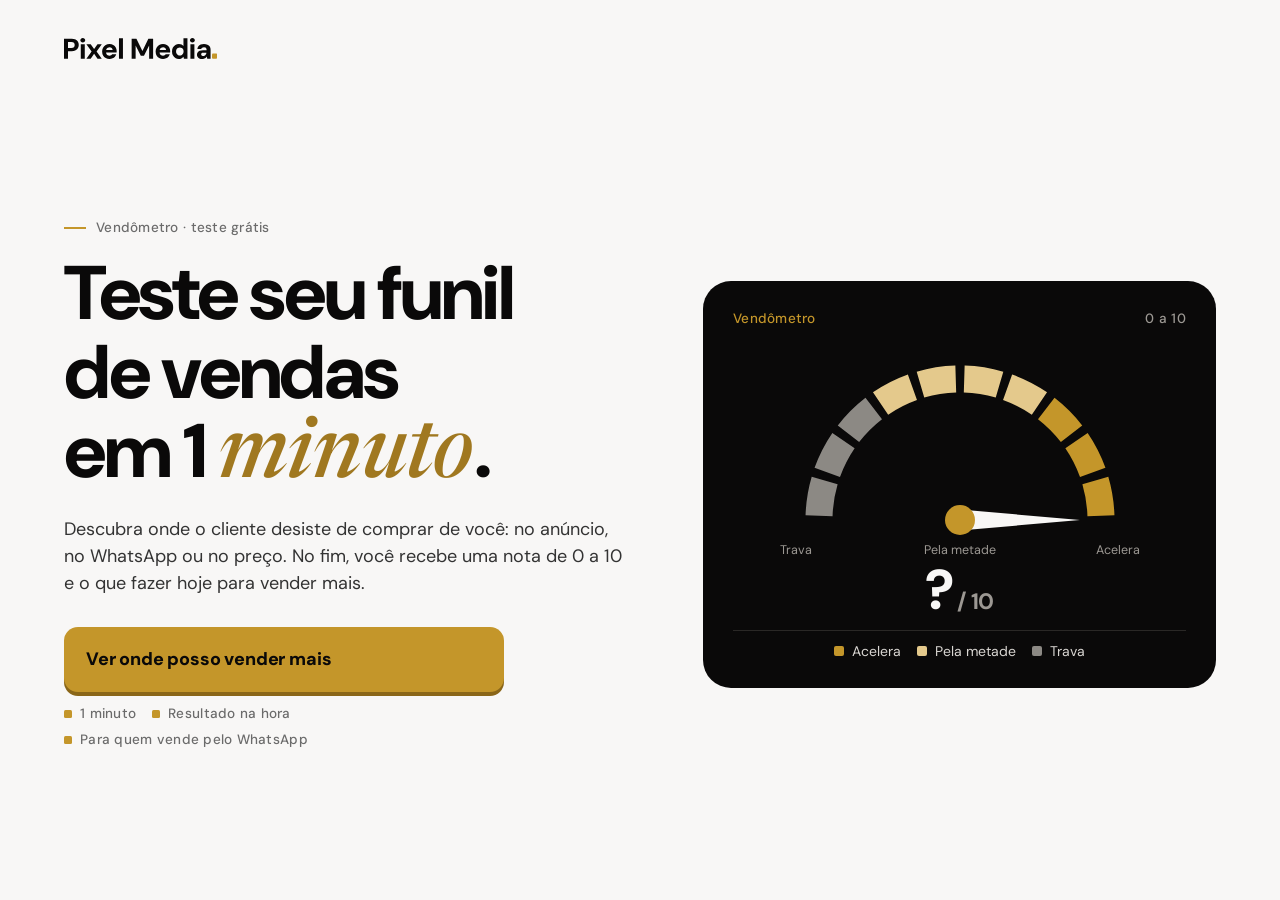
<file: quiz-trafego/index.html>
<!doctype html>
<html lang="pt-BR" data-type="service">
<head>
<meta charset="utf-8">
<meta name="viewport" content="width=device-width, initial-scale=1, viewport-fit=cover">
<title>Vendômetro · Pixel Media</title>
<meta name="description" content="Vendômetro: teste grátis o seu funil de vendas em 1 minuto. Veja o que acelera e o que trava as suas vendas e receba o plano do que arrumar primeiro.">
<meta name="page-type" content="service">
<meta name="site-kind" content="other">
<meta name="theme-color" content="#F8F7F6">
<meta property="og:title" content="Vendômetro: teste seu funil de vendas em 1 minuto. Grátis.">
<meta property="og:description" content="8 toques, sem palavra difícil. No fim, sua nota de 0 a 10 e o que fazer hoje para vender mais.">
<meta property="og:type" content="website">
<meta property="og:locale" content="pt_BR">
<link rel="icon" href="data:image/svg+xml,%3Csvg xmlns='http://www.w3.org/2000/svg' viewBox='0 0 100 100'%3E%3Crect width='100' height='100' rx='18' fill='%23C4962A'/%3E%3C/svg%3E">
<link rel="preconnect" href="https://fonts.googleapis.com">
<link rel="preconnect" href="https://fonts.gstatic.com" crossorigin>
<link href="https://fonts.googleapis.com/css2?family=DM+Sans:opsz,wght@9..40,400;9..40,500;9..40,700;9..40,800&family=Newsreader:ital,opsz,wght@1,6..72,500&display=swap" rel="stylesheet">

<script>
/* ============================================================
   CONFIGURAÇÃO: o que muda sem mexer no resto do código
   ============================================================ */
window.QUIZ_CFG = {
  // Pixel do Meta (conjunto de dados "Pixel Company", conta PIXEL.CO 01)
  pixelId: "4032135943586542",
  // WhatsApp que recebe a pessoa no final: 55 + DDD + número, só dígitos
  whatsapp: "5511940374318",
  // URL do app da web do Apps Script (planilha de leads). Vazio = não grava
  sheetUrl: "https://script.google.com/macros/s/AKfycbx16p12iCrn-ywwHOpuiqEHN2qwm5k5cXeWqYJLSm0izM0euAdq_d3GqoUCRBdW9Qs6rg/exec",
  // Google Ads: deixe vazio até criar a conversão "Lead do quiz"
  googleAds: { id: "", leadLabel: "", contactLabel: "" },
  // nome do material, usado no Pixel, na planilha e na mensagem do WhatsApp
  nome: "Vendômetro"
};
</script>

<!-- Meta Pixel -->
<script>
!function(f,b,e,v,n,t,s){if(f.fbq)return;n=f.fbq=function(){n.callMethod?
n.callMethod.apply(n,arguments):n.queue.push(arguments)};if(!f._fbq)f._fbq=n;
n.push=n;n.loaded=!0;n.version='2.0';n.queue=[];t=b.createElement(e);t.async=!0;
t.src=v;s=b.getElementsByTagName(e)[0];s.parentNode.insertBefore(t,s)}(window,
document,'script','https://connect.facebook.net/en_US/fbevents.js');
fbq('set', 'autoConfig', false, window.QUIZ_CFG.pixelId); // sem eventos automáticos de clique: só os do quiz
fbq('init', window.QUIZ_CFG.pixelId);
fbq('track', 'PageView');
</script>
<noscript><img height="1" width="1" style="display:none" alt="" src="https://www.facebook.com/tr?id=4032135943586542&ev=PageView&noscript=1"></noscript>
<!-- Fim do Meta Pixel -->

<style>
:root {
  --papel: #F8F7F6;
  --branco: #FFFFFF;
  --tinta: #0A0909;
  --tinta-2: #161413;
  --tinta2: #333333;
  --grafite: #6B6B6B;
  --linha: #E6E5E3;
  --linha2: #D9D7D3;
  --ouro: #C4962A;
  --ouro-claro: #E4C98C;
  --ouro-fundo: #FBF4E4;
  --ouro-escuro: #A07820;
  --ouro-profundo: #8A6618;
  --frio: #8C8984;
  --erro: #B3261E;
  --raio: 28px;
  --gutter: 20px;
  --larg: 1240px;
  --topo: 64px;
  --mola: cubic-bezier(.2,.7,.2,1);
}
* { box-sizing: border-box; }
html { -webkit-text-size-adjust: 100%; }
body {
  margin: 0; background: var(--papel); color: var(--tinta);
  font-family: "DM Sans", system-ui, -apple-system, "Segoe UI", sans-serif;
  font-size: 17px; line-height: 1.5; min-height: 100vh; min-height: 100dvh;
  -webkit-font-smoothing: antialiased; display: flex; flex-direction: column;
}
body.folha-aberta { padding-bottom: var(--folha-h, 0px); }
button, input { font: inherit; color: inherit; }
button { cursor: pointer; -webkit-tap-highlight-color: transparent; }
:focus-visible { outline: 2px solid var(--ouro-escuro); outline-offset: 3px; }
/* títulos recebem o foco só para o leitor de tela anunciar a tela nova; não são controles */
[tabindex="-1"]:focus { outline: none; }
.pular { position: absolute; left: 0; top: -80px; background: var(--tinta); color: var(--papel); padding: 10px 14px; border-radius: 8px; z-index: 20; text-decoration: none; font-weight: 700; }
.pular:focus { top: 12px; }

.wrap { width: min(var(--larg), calc(100% - 2 * var(--gutter))); margin: 0 auto; }
header.top { position: absolute; top: 0; left: 0; right: 0; z-index: 5; }
header.top .wrap {
  display: flex; align-items: center; justify-content: space-between; gap: 12px;
  height: var(--topo); padding-top: env(safe-area-inset-top); position: relative;
}
header.top svg { height: 21px; width: auto; display: block; }
main { flex: 1; }
/* "DM Sans Rótulo" (guia da marca, 12/11): DM Sans Medium, tamanho óptico 9, algarismos tabulares, +2% */
.mono { font-family: "DM Sans", system-ui, sans-serif; font-weight: 500; font-variation-settings: "opsz" 9; font-optical-sizing: none; font-size: 13.5px; letter-spacing: 0.02em; color: var(--grafite); font-variant-numeric: tabular-nums; }

.rotulo { display: flex; align-items: center; gap: 10px; margin: 0 0 16px; }
.rotulo::before { content: ""; width: 22px; height: 2px; background: var(--ouro); flex: none; }

h1, h2 { font-weight: 800; letter-spacing: -0.03em; line-height: 1.04; margin: 0; text-wrap: balance; }
h1 { font-size: clamp(38px, 10vw, 76px); }
h2 { font-size: clamp(27px, 6.6vw, 44px); }
em.emo {
  font-family: "Newsreader", Georgia, serif; font-style: italic; font-weight: 500;
  font-size: 1.1em; letter-spacing: -0.01em; color: var(--ouro-escuro);
}
.lead { color: var(--tinta2); font-size: 18px; margin: 14px 0 0; max-width: 32em; }

/* telas */
.screen { display: none; padding: calc(var(--topo) + 4px) 0 40px; }
.screen.on { display: block; animation: entra .45s var(--mola) both; }
.intro.on { display: flex; align-items: center; }
@keyframes entra { from { opacity: 0; transform: translateY(14px); } to { opacity: 1; transform: none; } }

/* pedido: faixa ouro, texto tinta, com o degrau de botão de toque */
.faixa {
  display: block; width: 100%; border: 0; border-radius: 14px; background: var(--ouro); color: var(--tinta);
  font-weight: 800; font-size: 18px; letter-spacing: -0.01em; text-align: left; padding: 19px 22px;
  text-decoration: none; box-shadow: 0 4px 0 var(--ouro-profundo); margin-bottom: 4px;
  transition: background .2s, transform .1s, box-shadow .1s;
}
.faixa:hover { background: #CFA23A; transform: translateY(-1px); box-shadow: 0 5px 0 var(--ouro-profundo); }
.faixa:active { transform: translateY(4px); box-shadow: 0 0 0 var(--ouro-profundo); }
.faixa[disabled] { background: var(--linha); color: var(--grafite); box-shadow: 0 4px 0 var(--linha2); cursor: default; transform: none; }

/* ---------- abertura ---------- */
.intro { min-height: 100vh; min-height: 100svh; padding-bottom: 24px; }
.intro-grade { display: grid; gap: 0; grid-template-areas: "txt" "vis" "acao"; }
.intro-txt { grid-area: txt; }
.intro-vis { grid-area: vis; margin-top: 18px; }
.intro-acao { grid-area: acao; margin-top: 16px; }
.fatos { display: flex; flex-wrap: wrap; gap: 6px 16px; margin: 12px 0 0; padding: 0; list-style: none; }
.fatos li { display: flex; align-items: center; gap: 8px; }
.fatos li::before { content: ""; width: 8px; height: 8px; border-radius: 1.5px; background: var(--ouro); }

/* painel escuro do Vendômetro */
.painel { background: var(--tinta); color: var(--papel); border-radius: var(--raio); padding: 22px 22px 20px; position: relative; overflow: hidden; }
.painel .mono { color: var(--ouro); }
.painel-topo { display: flex; justify-content: space-between; align-items: baseline; gap: 12px; }
.painel-topo .mono:last-child:not(:only-child) { color: #9C9893; }
.painel .leitura { text-align: center; font-size: clamp(32px, 8.5vw, 56px); font-weight: 800; letter-spacing: -0.05em; line-height: 1; font-variant-numeric: tabular-nums; margin: 2px 0 0; }
.painel .leitura small { font-size: .4em; color: #9C9893; letter-spacing: -0.02em; font-weight: 700; }
.legenda { display: flex; justify-content: center; flex-wrap: wrap; gap: 6px 16px; margin: 12px 0 0; padding: 10px 0 0; border-top: 1px solid #2A2826; list-style: none; color: #D9D6D2; font-size: 14px; }
.legenda li { display: flex; align-items: center; gap: 8px; }
.legenda i { width: 10px; height: 10px; border-radius: 2px; }
.painel .entrega { margin: 14px 0 0; color: #B9B5AF; font-size: 15px; text-align: center; }

/* velocímetro */
.medidor { position: relative; width: 100%; max-width: 360px; margin: 14px auto 0; }
.medidor svg { display: block; width: 100%; height: auto; overflow: visible; }
.medidor .seg { stroke: #2A2826; transition: stroke .2s; }
.medidor .seg.on { stroke: var(--ouro); }
/* cada faixa do velocímetro tem a cor da legenda: trava, pela metade, acelera */
.medidor .seg.on.z0 { stroke: var(--frio); }
.medidor .seg.on.z1 { stroke: var(--ouro-claro); }
.medidor .ponteiro { transform-box: view-box; transform-origin: 120px 118px; transform: rotate(0deg); transition: transform 1.1s cubic-bezier(.16,1,.3,1); }
.medidor.mini { flex: none; width: 58px; margin: 0; }
.medidor.mini .seg { stroke: var(--linha2); }
.medidor.mini .seg.on { stroke: var(--ouro); }
.medidor.mini .seg.on.z0 { stroke: var(--frio); }
.medidor.mini .seg.on.z1 { stroke: #D3B163; }
.medidor.mini .ponteiro path { fill: var(--tinta); }
.medidor .escala { display: grid; grid-template-columns: repeat(3, 1fr); margin-top: 6px; color: #9C9893; font-size: 12.5px; }
.medidor .escala span:nth-child(2) { text-align: center; }
.medidor .escala span:last-child { text-align: right; }

/* ---------- perguntas ---------- */
.q-grid { display: grid; gap: 28px; }
.q-lado { display: none; }
.trilha { display: flex; align-items: center; gap: 12px; margin: 0 0 26px; }
.seta { flex: none; width: 44px; height: 44px; margin-left: -10px; border: 0; background: none; padding: 0; display: grid; place-items: center; border-radius: 10px; color: var(--grafite); transition: background .15s; }
.seta:hover { background: var(--linha); }
.seta svg { width: 20px; height: 20px; }
.seta.volta { margin: -8px 0 12px -10px; }
.pixels { flex: 1; display: grid; grid-template-columns: repeat(8, 1fr); gap: 5px; }
.pixels i { height: 14px; border-radius: 3px; background: var(--linha); transition: background .3s, transform .3s var(--mola); }
.pixels i.agora { box-shadow: inset 0 0 0 2px var(--tinta); }
.pixels i.p2 { background: var(--ouro); }
.pixels i.p1 { background: var(--ouro-claro); }
.pixels i.p1:not(.agora) { box-shadow: inset 0 0 0 1px var(--ouro-escuro); }
.pixels i.p0 { background: var(--frio); }
.pixels i.neutro { background: var(--tinta); }
.pixels i.pop { animation: pop .45s var(--mola); }
@keyframes pop { 40% { transform: scaleY(1.7); } }
/* só para leitor de tela: na tela, o progresso fica na barra */
.so-leitor { position: absolute; width: 1px; height: 1px; margin: -1px; padding: 0; overflow: hidden; clip: rect(0 0 0 0); white-space: nowrap; border: 0; }

.ladrilhos { display: grid; grid-template-columns: repeat(3, minmax(0, 1fr)); gap: 10px; margin-top: 24px; }
.lad {
  position: relative; aspect-ratio: 1 / 1;
  display: flex; flex-direction: column; align-items: center; justify-content: center; gap: 8px;
  background: var(--branco); border: 1.5px solid var(--linha2); border-bottom-width: 5px; border-radius: 20px;
  padding: 10px 6px 8px; text-align: center;
  font-size: 14px; font-weight: 700; line-height: 1.18; letter-spacing: -0.01em;
  transition: border-color .15s, background .15s, transform .12s var(--mola), opacity .25s;
}
.lad svg { width: 64%; max-width: 84px; height: auto; flex: none; transition: transform .25s var(--mola); }
.lad span { display: block; text-wrap: balance; }
.lad:hover { transform: translateY(-2px); border-color: #C9C6C1; }
.lad:hover svg { transform: scale(1.04); }
.lad:active { transform: translateY(3px); border-bottom-width: 2px; }
.lad[aria-pressed="true"] { border-color: var(--ouro); background: var(--ouro-fundo); color: var(--ouro-profundo); animation: escolhe .4s var(--mola); }
.lad::after { content: ""; position: absolute; top: 8px; right: 8px; width: 20px; height: 20px; border-radius: 4px; background: var(--ouro) url("data:image/svg+xml,%3Csvg xmlns='http://www.w3.org/2000/svg' viewBox='0 0 20 20'%3E%3Cpath d='M5 10.5l3.2 3.2L15 7' fill='none' stroke='%230A0909' stroke-width='2.6' stroke-linecap='round' stroke-linejoin='round'/%3E%3C/svg%3E") center / 100% no-repeat; transform: scale(0); transition: transform .3s cubic-bezier(.16,1,.3,1); }
.lad[aria-pressed="true"]::after { transform: scale(1); }
@keyframes escolhe { 40% { transform: scale(1.04); } }
/* depois da escolha, as outras opções recuam sem perder a leitura do texto */
.ladrilhos.escolhido .lad:not([aria-pressed="true"]) { color: var(--grafite); border-color: var(--linha); }
.ladrilhos.escolhido .lad:not([aria-pressed="true"]) svg { opacity: .4; filter: grayscale(1); }

/* folha de resposta: sobe de baixo */
.folha {
  visibility: hidden;
  position: fixed; left: 0; right: 0; bottom: 0; z-index: 10;
  background: var(--tinta); color: var(--papel); border-radius: 24px 24px 0 0;
  transform: translateY(105%); transition: transform .38s var(--mola), visibility 0s .38s;
  padding: 22px 0 max(18px, env(safe-area-inset-bottom));
  box-shadow: 0 -10px 30px rgba(10, 9, 9, .14);
}
.folha.on { transform: none; visibility: visible; transition: transform .38s var(--mola), visibility 0s; }
.folha .wrap { width: min(760px, calc(100% - 2 * var(--gutter))); display: grid; gap: 0; }
.temp { display: inline-flex; align-items: center; gap: 8px; font-family: "DM Sans", system-ui, sans-serif; font-weight: 500; font-variation-settings: "opsz" 9; font-size: 13.5px; letter-spacing: .02em; color: var(--ouro); }
.temp i { width: 10px; height: 10px; border-radius: 2px; background: var(--ouro); }
.temp.t1 i { background: var(--ouro-claro); }
.temp.t1 { color: var(--ouro-claro); }
.temp.t0 i { background: var(--frio); }
.temp.t0 { color: #B9B5AF; }
.folha .f-titulo { font-size: 21px; font-weight: 800; letter-spacing: -0.02em; line-height: 1.15; margin: 10px 0 6px; }
.folha p:not(.f-titulo) { margin: 0; color: #D9D6D2; font-size: 16px; line-height: 1.45; }
.folha .faixa { margin-top: 18px; }
.folha.on .wrap > * { animation: sobe .42s cubic-bezier(.16,1,.3,1) both; }
.folha.on .wrap > *:nth-child(2) { animation-delay: .05s; }
.folha.on .wrap > *:nth-child(3) { animation-delay: .1s; }
.folha.on .wrap > *:nth-child(4) { animation-delay: .14s; }

/* ---------- formulário ---------- */
.f-grid { display: grid; gap: 26px; }
/* prévia em faixa baixa: o velocímetro borrado e o cadeado, sem empurrar os campos para fora da tela */
.previa { margin-top: 20px; }
.previa .previa-in { display: flex; align-items: center; justify-content: space-between; gap: 16px; padding: 14px 18px; border-radius: 20px; }
.previa .borrado { width: 116px; flex: none; filter: blur(3.5px); opacity: .9; pointer-events: none; user-select: none; }
.previa .borrado .medidor { margin: 0; max-width: none; }
@media (min-width: 900px) { .previa { max-width: 400px; } }
.previa .cadeado span { white-space: nowrap; }
.previa .cadeado span { background: var(--papel); color: var(--tinta); border-radius: 6px; padding: 10px 14px; font-size: 14px; font-weight: 700; display: inline-flex; gap: 8px; align-items: center; }
.previa .cadeado svg { width: 14px; height: 14px; }
form { display: grid; gap: 14px; align-content: start; }
label.campo { display: grid; gap: 6px; font-weight: 700; font-size: 15px; }
label.campo small { font-weight: 400; color: var(--grafite); }
.in {
  width: 100%; background: var(--branco); border: 1.5px solid #948F89; border-radius: 14px;
  padding: 14px 16px; font-size: 17px; font-weight: 500; transition: border-color .2s;
}
.in:hover { border-color: var(--tinta2); }
.in:focus { outline: none; border-color: var(--tinta); }
.in[aria-invalid="true"] { border-color: var(--erro); }
.erro { color: var(--erro); font-size: 14px; font-weight: 500; }
.erro:empty { display: none; }
.insta { position: relative; }
.insta span { position: absolute; left: 18px; top: 50%; transform: translateY(-50%); color: var(--grafite); font-weight: 500; pointer-events: none; }
.insta .in { padding-left: 36px; }
.lgpd { font-size: 13.5px; color: var(--grafite); margin: 2px 0 0; line-height: 1.45; }

/* ---------- resultado ---------- */
.r-grid { display: grid; gap: 28px; }
.placar h2 { color: var(--papel); margin-top: 18px; }
.placar h2 em.emo { color: var(--ouro); }
.placar p.r-texto { color: #D9D6D2; margin: 10px 0 0; font-size: 17px; }
.plano { display: grid; gap: 10px; }
.etapa { background: var(--branco); border: 1px solid var(--linha); border-radius: 20px; overflow: hidden; transition: border-color .15s; }
.etapa:hover { border-color: var(--linha2); }
.etapa > button {
  width: 100%; border: 0; background: none; text-align: left; padding: 16px 16px; min-height: 64px;
  display: grid; grid-template-columns: 22px 1fr auto; gap: 12px; align-items: center;
}
.etapa .q { width: 18px; height: 18px; border-radius: 4px; }
.etapa .q.p2 { background: var(--ouro); }
.etapa .q.p1 { background: var(--ouro-claro); box-shadow: inset 0 0 0 1.5px var(--ouro-escuro); }
.etapa .q.p0 { background: var(--frio); }
.etapa .q.dor { background: var(--tinta); }
.etapa b { display: block; font-size: 16.5px; font-weight: 800; letter-spacing: -0.015em; line-height: 1.2; margin-top: 3px; }
.etapa small { display: block; font-size: 13px; color: var(--grafite); }
.etapa .mais { width: 22px; height: 22px; color: var(--grafite); transition: transform .25s var(--mola); }
.etapa[data-aberta="true"] .mais { transform: rotate(45deg); }
.etapa .corpo { display: grid; grid-template-rows: 0fr; transition: grid-template-rows .35s cubic-bezier(.16,1,.3,1); }
.etapa .corpo > div { overflow: hidden; padding: 0 18px 0 50px; transition: padding .35s cubic-bezier(.16,1,.3,1); }
.etapa[data-aberta="true"] .corpo { grid-template-rows: 1fr; }
.etapa[data-aberta="true"] .corpo > div { padding-bottom: 18px; }
.etapa .hoje { margin: 0 0 4px; color: var(--ouro-profundo); }
.etapa .acao { margin: 0; color: var(--tinta2); font-size: 16px; line-height: 1.45; }
.etapa .bloco + .bloco { margin-top: 14px; }
/* "A Pixel resolve": o bloco que fecha cada cartão, em tinta e ouro, para ler de relance */
.etapa .bloco.px { background: var(--tinta); border-radius: 14px; padding: 13px 15px 14px; margin-left: -15px; }
.etapa .bloco.px .hoje { color: var(--ouro); font-weight: 700; display: flex; align-items: center; gap: 8px; }
.etapa .bloco.px .hoje::before { content: ""; width: 9px; height: 9px; border-radius: 2px; background: var(--ouro); flex: none; }
.etapa .bloco.px .acao { color: var(--papel); }
.entra { margin-top: 26px; background: var(--branco); border: 1px solid var(--linha); border-radius: 20px; padding: 20px 20px 22px; }
.entra .rotulo { margin-bottom: 10px; }
.entra .ponte { margin: 0; color: var(--tinta); font-size: 17px; line-height: 1.45; }
.entra ul { list-style: none; margin: 16px 0 0; padding: 0; display: grid; gap: 12px; }
.entra li { display: grid; grid-template-columns: 14px 1fr; gap: 12px; align-items: baseline; color: var(--tinta2); font-size: 16px; line-height: 1.45; }
.entra li::before { content: ""; width: 10px; height: 10px; border-radius: 2px; background: var(--ouro); transform: translateY(1px); }
.entra li b { color: var(--tinta); font-weight: 800; }
.bons-rot { margin-top: 26px; }
.final { margin-top: 24px; }
.convite .mono { color: var(--ouro); margin: 0; }
.convite h3 { color: var(--papel); font-size: clamp(23px, 5.6vw, 30px); font-weight: 800; letter-spacing: -0.025em; line-height: 1.12; margin: 10px 0 0; text-wrap: balance; }
.convite h3 em.emo { color: var(--ouro); }
.ganhos { list-style: none; margin: 18px 0 22px; padding: 0; display: grid; gap: 10px; }
.ganhos li { display: grid; grid-template-columns: 14px 1fr; gap: 12px; align-items: baseline; color: #D9D6D2; font-size: 16px; line-height: 1.4; }
.ganhos li::before { content: ""; width: 10px; height: 10px; border-radius: 2px; background: var(--ouro); transform: translateY(1px); }
.convite p.sub { color: #9C9893; margin: 14px 0 0; font-size: 14px; }
/* o pedido final: o mesmo degrau ouro das outras faixas, com o WhatsApp à vista e um brilho único quando entra */
.faixa.zap {
  position: relative; overflow: hidden; isolation: isolate;
  display: grid; grid-template-columns: 46px minmax(0, 1fr) 22px; align-items: center; gap: 14px;
  padding: 14px 18px 14px 14px; min-height: 76px;
  background: linear-gradient(180deg, #D3A73F 0%, var(--ouro) 100%);
  box-shadow: 0 4px 0 var(--ouro-profundo), 0 20px 32px -16px rgba(196,150,42,.6), inset 0 1px 0 rgba(255,255,255,.35);
}
.faixa.zap:hover { background: linear-gradient(180deg, #DCB24B 0%, #CFA23A 100%); box-shadow: 0 5px 0 var(--ouro-profundo), 0 24px 36px -16px rgba(196,150,42,.7), inset 0 1px 0 rgba(255,255,255,.4); }
.faixa.zap:active { box-shadow: 0 0 0 var(--ouro-profundo), 0 8px 16px -10px rgba(196,150,42,.5), inset 0 1px 0 rgba(255,255,255,.25); }
.faixa.zap:focus-visible { outline-color: var(--ouro-claro); outline-offset: 4px; }
.zap-ic { width: 46px; height: 46px; border-radius: 50%; background: var(--tinta); color: var(--ouro-claro); display: grid; place-items: center; box-shadow: 0 2px 6px -2px rgba(10,9,9,.5); }
.zap-ic svg { width: 23px; height: 23px; display: block; }
.zap-txt { display: grid; gap: 3px; min-width: 0; }
.zap-txt b { font-size: 17.5px; font-weight: 800; line-height: 1.18; letter-spacing: -0.015em; text-wrap: balance; }
.zap-txt small { font-size: 13.5px; font-weight: 500; line-height: 1.3; color: #3A2E14; }
.zap-seta { width: 22px; height: 22px; color: var(--tinta); transition: transform .25s var(--mola); }
.faixa.zap:hover .zap-seta { transform: translateX(4px); }
.faixa.zap::after {
  content: ""; position: absolute; inset: 0; z-index: -1; pointer-events: none;
  background: linear-gradient(105deg, transparent 30%, rgba(255,255,255,.5) 48%, transparent 66%);
  transform: translateX(-110%);
}
.screen.on .faixa.zap::after { animation: brilho 1.1s 1.8s cubic-bezier(.16,1,.3,1) both; }
@keyframes brilho { to { transform: translateX(110%); } }
/* celular: sem a seta, o texto ganha a largura e cabe em duas linhas */
@media (max-width: 479px) {
  .faixa.zap { grid-template-columns: 42px minmax(0, 1fr); gap: 13px; padding: 14px 16px 14px 13px; }
  .zap-ic { width: 42px; height: 42px; }
  .zap-ic svg { width: 21px; height: 21px; }
  .zap-txt b { font-size: 17px; text-wrap: pretty; }
  .zap-seta { display: none; }
}
@media (min-width: 900px) { .faixa.zap { max-width: 480px; } }
/* o mesmo pedido, logo abaixo da nota */
.faixa.zap.compacto { margin-top: 20px; min-height: 0; padding: 12px 16px 12px 12px; grid-template-columns: 40px minmax(0, 1fr) 20px; gap: 12px; }
.compacto .zap-ic { width: 40px; height: 40px; }
.compacto .zap-ic svg { width: 20px; height: 20px; }
.compacto .zap-txt b { font-size: 16px; }
.compacto .zap-txt small { font-size: 13px; }
.compacto .zap-seta { width: 20px; height: 20px; }
@media (max-width: 479px) { .faixa.zap.compacto { grid-template-columns: 40px minmax(0, 1fr); } }
.screen.on .faixa.zap.compacto::after { animation-delay: 1.5s; }
.screen.on .final .faixa.zap::after { animation: none; }
/* barra fixa do celular */
.barra-zap {
  position: fixed; left: 0; right: 0; bottom: 0; z-index: 9; visibility: hidden;
  padding: 12px 0 max(12px, env(safe-area-inset-bottom));
  background: linear-gradient(180deg, rgba(248,247,246,0) 0%, rgba(248,247,246,.94) 28%, var(--papel) 100%);
  transform: translateY(110%); transition: transform .32s var(--mola), visibility 0s .32s;
}
.barra-zap.on { visibility: visible; transform: none; transition: transform .32s var(--mola), visibility 0s; }
.faixa.zap.barra { min-height: 0; padding: 10px 14px 10px 10px; grid-template-columns: 36px minmax(0, 1fr) 20px; gap: 12px; margin: 0; }
.barra .zap-ic { width: 36px; height: 36px; }
.barra .zap-ic svg { width: 18px; height: 18px; }
.barra .zap-txt b { font-size: 16.5px; }
.barra .zap-seta { display: block; width: 20px; height: 20px; }
.barra.faixa.zap::after { animation: none !important; }
@media (min-width: 900px) { .barra-zap { display: none; } }
.convite p.dor { color: #D9D6D2; margin: 12px 0 0; font-size: 16.5px; }
/* celular: o velocímetro da abertura encolhe para o botão caber na primeira tela */
@media (max-width: 899px) { .intro-vis .medidor { max-width: 250px; } }
@media (max-width: 899px) and (max-height: 760px) { .intro-vis .medidor { max-width: 190px; } .intro-vis .legenda { display: none; } .intro .lead { font-size: 16.5px; } .intro-vis .painel { padding: 14px 18px 12px; } .intro-vis .leitura { font-size: 30px; } }
.convite p.dor b { color: var(--papel); }
/* sem palavra sozinha na última linha */
p, li { text-wrap: pretty; }
/* celular baixo (Android pequeno): o botão de começar vem antes do velocímetro, e a folha encolhe */
@media (max-width: 899px) and (max-height: 700px) {
  .intro-grade { grid-template-areas: "txt" "acao" "vis"; }
  .intro-acao { margin-top: 18px; }
  .intro-vis { margin-top: 22px; }
  .folha { padding-top: 16px; }
  .folha .f-titulo { font-size: 19px; margin: 6px 0 4px; }
  .folha p:not(.f-titulo) { font-size: 15px; }
  .folha .faixa { margin-top: 12px; padding: 16px 20px; }
}
/* computador largo: a folha alinha com a coluna da pergunta */
@media (min-width: 1200px) {
  .folha .wrap { width: min(var(--larg), calc(100% - 2 * var(--gutter))); padding-right: 424px; }
}

footer { margin-top: 24px; }
footer .wrap { padding-bottom: max(26px, env(safe-area-inset-bottom)); }
footer p { margin: 0; padding-top: 22px; border-top: 1px solid var(--linha); font-size: 13px; color: var(--grafite); }

/* entrada da abertura, uma vez */
[data-enter] .intro-grade > * { animation: sobe .7s var(--mola) both; }
[data-enter] .intro-grade > *:nth-child(2) { animation-delay: .12s; }
[data-enter] .intro-grade > *:nth-child(3) { animation-delay: .2s; }
@keyframes sobe { from { opacity: 0; transform: translateY(18px); } to { opacity: 1; transform: none; } }

@media (min-width: 900px) {
  :root { --gutter: 64px; --topo: 96px; }
  .intro { padding-bottom: 32px; }
  .intro-grade {
    grid-template-columns: 1.05fr .95fr; grid-template-areas: "txt vis" "acao vis";
    column-gap: 72px; align-items: start;
  }
  .intro-txt { align-self: end; }
  .intro-vis { margin-top: 0; align-self: center; }
  .intro-acao { max-width: 440px; margin-top: 30px; }
  .painel { padding: 28px 30px 26px; }
  .q-grid { grid-template-columns: minmax(0, 1fr) 360px; gap: 64px; align-items: start; }
  .q-lado { display: block; position: sticky; top: 24px; }
  .medidor.mini { display: none; }
  .ladrilhos { gap: 14px; margin-top: 30px; grid-template-columns: repeat(3, minmax(0, 172px)); }
  .lad { font-size: 16px; border-radius: 24px; }
  .folha .wrap { grid-template-columns: 1fr auto; column-gap: 32px; align-items: center; }
  .folha .wrap > * { grid-column: 1; }
  .folha .faixa { grid-column: 2; grid-row: 1 / span 3; margin: 0; width: auto; min-width: 240px; }
  .f-grid { grid-template-columns: 1fr 1fr; gap: 72px; align-items: start; }
  .f-grid form { margin-top: 6px; }
  .r-grid { grid-template-columns: 440px minmax(0, 1fr); gap: 56px; align-items: start; }
  .r-grid .placar { position: sticky; top: 24px; }
  .r-grid .secao { margin-top: 4px; }
}
@media (prefers-reduced-motion: reduce) {
  *, *::before, *::after { animation: none !important; transition: none !important; }
}
</style>
</head>
<body>
<!-- Vendômetro · quiz de captação (serviço). Marca Pixel Media: Papel, Tinta, um toque de Ouro; DM Sans + Newsreader itálico.
     Momento: o ponteiro do velocímetro faz a varredura de "carro ligando" na abertura. -->

<header class="top nav">
  <div class="wrap">
    <a class="pular" href="#app">Pular para o teste</a>
    <span id="logo" style="display:block">
      <svg xmlns="http://www.w3.org/2000/svg" viewBox="0 -72.5 537.5 73.7" role="img" aria-label="Pixel Media"><g transform="translate(-6.8 0)"><path fill="#0A0909" d="M20.80 0L6.80 0L6.80-70L33.40-70Q41.90-70 47.50-67.10Q53.10-64.20 55.85-59.25Q58.60-54.30 58.60-48L58.60-48Q58.60-42.20 55.95-37.25Q53.30-32.30 47.70-29.20Q42.10-26.10 33.40-26.10L33.40-26.10L20.80-26.10L20.80 0ZM20.80-58.60L20.80-37.40L32.50-37.40Q38.80-37.40 41.55-40.30Q44.30-43.20 44.30-48L44.30-48Q44.30-53 41.55-55.80Q38.80-58.60 32.50-58.60L32.50-58.60L20.80-58.60ZM79.70 0L65.70 0L65.70-50.40L79.70-50.40L79.70 0ZM72.70-56.90L72.70-56.90Q68.90-56.90 66.50-59.15Q64.10-61.40 64.10-64.70L64.10-64.70Q64.10-68.10 66.50-70.30Q68.90-72.50 72.70-72.50L72.70-72.50Q76.50-72.50 78.90-70.30Q81.30-68.10 81.30-64.70L81.30-64.70Q81.30-61.40 78.90-59.15Q76.50-56.90 72.70-56.90ZM100.50 0L85.40 0L103.60-25.20L85.40-50.40L100.50-50.40L112.50-33.50L124.40-50.40L139.40-50.40L121.20-25.20L139.40 0L124.40 0L112.50-17L100.50 0ZM166.50 1.20L166.50 1.20Q158.90 1.20 153.05-2.05Q147.20-5.30 143.90-11.15Q140.60-17 140.60-24.70L140.60-24.70Q140.60-32.50 143.85-38.55Q147.10-44.60 152.95-48.10Q158.80-51.60 166.60-51.60L166.60-51.60Q174.10-51.60 179.75-48.30Q185.40-45 188.55-39.40Q191.70-33.80 191.70-26.50L191.70-26.50Q191.70-25.50 191.65-24.30Q191.60-23.10 191.40-21.70L191.40-21.70L154.50-21.70Q154.70-18.70 155.90-16.40L155.90-16.40Q157.40-13.40 160.10-11.80Q162.80-10.20 166.40-10.20Q170-10.20 172.35-11.70Q174.70-13.20 175.90-15.60L175.90-15.60L190.20-15.60Q188.80-10.90 185.45-7.10Q182.10-3.30 177.30-1.05Q172.50 1.20 166.50 1.20ZM154.70-30.20L154.70-30.20L177.50-30.20Q177.20-34.80 174.15-37.55Q171.10-40.30 166.60-40.30L166.60-40.30Q163.20-40.30 160.40-38.70Q157.60-37.10 156-34L156-34Q155.10-32.30 154.70-30.20ZM213.70 0L199.70 0L199.70-72L213.70-72L213.70 0ZM258.20 0L244.20 0L244.20-70L261-70L282.10-26.90L302.90-70L319.60-70L319.60 0L305.60 0L305.60-46.30L287.50-9.80L276.40-9.80L258.20-46.30L258.20 0ZM354.30 1.20L354.30 1.20Q346.70 1.20 340.85-2.05Q335-5.30 331.70-11.15Q328.40-17 328.40-24.70L328.40-24.70Q328.40-32.50 331.65-38.55Q334.90-44.60 340.75-48.10Q346.60-51.60 354.40-51.60L354.40-51.60Q361.90-51.60 367.55-48.30Q373.20-45 376.35-39.40Q379.50-33.80 379.50-26.50L379.50-26.50Q379.50-25.50 379.45-24.30Q379.40-23.10 379.20-21.70L379.20-21.70L342.30-21.70Q342.50-18.70 343.70-16.40L343.70-16.40Q345.20-13.40 347.90-11.80Q350.60-10.20 354.20-10.20Q357.80-10.20 360.15-11.70Q362.50-13.20 363.70-15.60L363.70-15.60L378-15.60Q376.60-10.90 373.25-7.10Q369.90-3.30 365.10-1.05Q360.30 1.20 354.30 1.20ZM342.50-30.20L342.50-30.20L365.30-30.20Q365-34.80 361.95-37.55Q358.90-40.30 354.40-40.30L354.40-40.30Q351-40.30 348.20-38.70Q345.40-37.10 343.80-34L343.80-34Q342.90-32.30 342.50-30.20ZM409.90 1.20L409.90 1.20Q403 1.20 397.60-2.20Q392.20-5.60 389.05-11.60Q385.90-17.60 385.90-25.10L385.90-25.10Q385.90-32.80 389.05-38.75Q392.20-44.70 397.75-48.15Q403.30-51.60 410.20-51.60L410.20-51.60Q415.60-51.60 419.60-49.65Q423.60-47.70 426.10-44.10L426.10-44.10L426.10-72L440.10-72L440.10 0L427.70 0L426.10-6.80Q424.60-4.70 422.40-2.85Q420.20-1 417.10 0.10Q414 1.20 409.90 1.20ZM413.30-11L413.30-11Q417.20-11 420.20-12.80Q423.20-14.60 424.85-17.80Q426.50-21 426.50-25.20Q426.50-29.40 424.85-32.60Q423.20-35.80 420.20-37.60Q417.20-39.40 413.30-39.40L413.30-39.40Q409.50-39.40 406.50-37.60Q403.50-35.80 401.85-32.60Q400.20-29.40 400.20-25.30L400.20-25.30Q400.20-21.10 401.85-17.85Q403.50-14.60 406.50-12.80Q409.50-11 413.30-11ZM464.50 0L450.50 0L450.50-50.40L464.50-50.40L464.50 0ZM457.50-56.90L457.50-56.90Q453.70-56.90 451.30-59.15Q448.90-61.40 448.90-64.70L448.90-64.70Q448.90-68.10 451.30-70.30Q453.70-72.50 457.50-72.50L457.50-72.50Q461.30-72.50 463.70-70.30Q466.10-68.10 466.10-64.70L466.10-64.70Q466.10-61.40 463.70-59.15Q461.30-56.90 457.50-56.90ZM491.90 1.20L491.90 1.20Q485.70 1.20 481.55-0.85Q477.40-2.90 475.45-6.35Q473.50-9.80 473.50-14L473.50-14Q473.50-18.50 475.80-22Q478.10-25.50 482.90-27.50Q487.70-29.50 494.90-29.50L494.90-29.50L507.30-29.50Q507.30-33.10 506.35-35.45Q505.40-37.80 503.35-39Q501.30-40.20 497.90-40.20L497.90-40.20Q494.20-40.20 491.65-38.60Q489.10-37 488.50-33.80L488.50-33.80L474.90-33.80Q475.50-39.20 478.50-43.15Q481.50-47.10 486.55-49.35Q491.60-51.60 498.00-51.60L498.00-51.60Q505.10-51.60 510.35-49.20Q515.60-46.80 518.45-42.30Q521.30-37.80 521.30-31.20L521.30-31.20L521.30 0L509.50 0L507.90-7.60Q506.90-5.60 505.35-4Q503.80-2.40 501.80-1.25Q499.80-0.10 497.35 0.55Q494.90 1.20 491.90 1.20ZM495.30-9.60L495.30-9.60Q497.80-9.60 499.80-10.45Q501.80-11.30 503.20-12.90Q504.60-14.50 505.50-16.55Q506.40-18.60 506.70-21L506.70-21L506.70-21.10L496.60-21.10Q493.70-21.10 491.85-20.35Q490.00-19.60 489.10-18.25Q488.20-16.90 488.20-15.20L488.20-15.20Q488.20-13.40 489.10-12.10Q490.00-10.80 491.60-10.20Q493.20-9.60 495.30-9.60Z"/><rect x="526.3" y="-18" width="18" height="18" rx="3.24" fill="#C4962A"/></g></svg>
    </span>
    <span class="mono" id="passo" aria-live="polite"></span>
  </div>
</header>

<main id="app">
  <!-- abertura -->
  <section class="screen on intro" id="s-intro" aria-labelledby="t-intro" data-enter>
   <div class="wrap intro-grade">
    <div class="intro-txt">
      <p class="rotulo mono">Vendômetro · teste grátis</p>
      <h1 id="t-intro" tabindex="-1">Teste seu funil de vendas em 1 <em class="emo">minuto</em>.</h1>
      <p class="lead">Descubra onde o cliente desiste de comprar de você: no anúncio, no WhatsApp ou no preço. No fim, você recebe uma nota de 0 a 10 e o que fazer hoje para vender mais.</p>
    </div>
    <div class="intro-vis">
      <div class="painel" data-visual>
        <div class="painel-topo"><span class="mono">Vendômetro</span><span class="mono">0 a 10</span></div>
        <div class="medidor" id="g-intro" aria-hidden="true"></div>
        <p class="leitura" aria-label="Sua nota aparece no fim">?<small> / 10</small></p>
        <ul class="legenda">
          <li><i style="background:#C4962A"></i>Acelera</li>
          <li><i style="background:#E4C98C"></i>Pela metade</li>
          <li><i style="background:#8C8984"></i>Trava</li>
        </ul>
      </div>
    </div>
    <div class="intro-acao">
      <button class="faixa" type="button" id="comecar">Ver onde posso vender mais</button>
      <ul class="fatos mono">
        <li>1 minuto</li><li>Resultado na hora</li><li>Para quem vende pelo WhatsApp</li>
      </ul>
    </div>
   </div>
  </section>

  <!-- pergunta (reaproveitada) -->
  <section class="screen" id="s-q" aria-labelledby="t-q">
    <div class="wrap q-grid">
      <div class="q-main">
        <div class="trilha">
          <button class="seta" type="button" id="voltar" aria-label="Voltar">
            <svg viewBox="0 0 24 24" fill="none" stroke="currentColor" stroke-width="2.4" stroke-linecap="round" stroke-linejoin="round" aria-hidden="true"><path d="M15 5l-7 7 7 7"/></svg>
          </button>
          <div class="pixels" id="pixels" aria-hidden="true"></div>
          <div class="medidor mini" id="g-mini" aria-hidden="true"></div>
        </div>
        <div id="q-corpo">
          <p class="so-leitor" id="q-rotulo"></p>
          <h2 id="t-q" tabindex="-1"></h2>
          <div class="ladrilhos" id="ladrilhos" role="group" aria-labelledby="t-q"></div>
        </div>
      </div>
      <aside class="q-lado" aria-hidden="true">
        <div class="painel">
          <div class="painel-topo"><span class="mono">Seu Vendômetro</span><span class="mono">ao vivo</span></div>
          <div class="medidor" id="g-vivo"></div>
          <p class="entrega">O ponteiro anda a cada resposta. A nota exata sai no fim.</p>
        </div>
      </aside>
    </div>
  </section>

  <!-- dados -->
  <section class="screen" id="s-form" aria-labelledby="t-form">
    <div class="wrap f-grid">
      <div>
        <button class="seta volta" type="button" id="voltar-form" aria-label="Voltar para as perguntas">
          <svg viewBox="0 0 24 24" fill="none" stroke="currentColor" stroke-width="2.4" stroke-linecap="round" stroke-linejoin="round" aria-hidden="true"><path d="M15 5l-7 7 7 7"/></svg>
        </button>
        <p class="rotulo mono">Respostas completas</p>
        <h2 id="t-form" tabindex="-1">Seu Vendômetro está <em class="emo">pronto</em>.</h2>
        <p class="lead">Diga quem é você para liberar a sua nota e o plano. Eu olho o Instagram do seu negócio antes de te chamar.</p>
        <div class="previa" aria-hidden="true">
          <div class="painel previa-in">
          <div class="borrado"><div class="medidor" id="p-medidor"></div></div>
          <div class="cadeado"><span><svg viewBox="0 0 16 16" fill="currentColor"><path d="M4 7V5a4 4 0 1 1 8 0v2h.5A1.5 1.5 0 0 1 14 8.5v5a1.5 1.5 0 0 1-1.5 1.5h-9A1.5 1.5 0 0 1 2 13.5v-5A1.5 1.5 0 0 1 3.5 7H4zm2 0h4V5a2 2 0 1 0-4 0v2z"/></svg>Liberado ao enviar</span></div>
          </div>
        </div>
      </div>
      <form id="form" novalidate autocomplete="on">
        <label class="campo">Seu nome
          <input class="in" id="f-nome" name="name" autocomplete="given-name" required maxlength="80" placeholder="Ex.: Joana">
          <span class="erro" aria-live="polite" id="e-nome"></span>
        </label>
        <label class="campo">Seu melhor e-mail
          <input class="in" id="f-email" name="email" type="email" inputmode="email" autocomplete="email" autocapitalize="none" spellcheck="false" required maxlength="120" placeholder="voce@email.com">
          <span class="erro" aria-live="polite" id="e-email"></span>
        </label>
        <label class="campo">Instagram do negócio
          <span class="insta"><span aria-hidden="true">@</span><input class="in" id="f-insta" name="instagram" autocomplete="off" autocapitalize="none" spellcheck="false" required maxlength="80" placeholder="seunegocio"></span>
          <span class="erro" aria-live="polite" id="e-insta"></span>
        </label>
        <label class="campo">WhatsApp com DDD
          <input class="in" id="f-zap" name="tel" type="tel" inputmode="numeric" autocomplete="tel-national" required maxlength="16" placeholder="(11) 99999-9999">
          <span class="erro" aria-live="polite" id="e-zap"></span>
        </label>
        <p class="lgpd">Ao enviar, você aceita receber o resultado e o contato da Pixel Media por WhatsApp, ligação e e-mail. Você pode pedir para sair quando quiser. Seus dados não são vendidos nem repassados.</p>
        <button class="faixa" type="submit" id="enviar">Liberar meu plano</button>
      </form>
    </div>
  </section>

  <!-- resultado -->
  <section class="screen" id="s-res" aria-labelledby="t-res">
    <div class="wrap r-grid">
      <div class="painel placar">
        <div class="painel-topo"><span class="mono" id="r-rotulo">Resultado</span></div>
        <div class="medidor" id="r-medidor" aria-hidden="true"></div>
        <p class="leitura" id="r-num"></p>
        <h2 id="t-res" tabindex="-1"></h2>
        <p class="r-texto" id="r-texto"></p>
        <a class="faixa zap compacto vai-zap" id="r-zap-topo" href="https://wa.me/5511940374318" target="_blank" rel="noopener">
          <span class="zap-ic" aria-hidden="true"><svg viewBox="0 0 24 24"><use href="#ic-zap"/></svg></span>
          <span class="zap-txt"><b>Agendar minha sessão estratégica grátis</b><small>20 minutos, por chamada de vídeo</small></span>
          <svg class="zap-seta" viewBox="0 0 24 24" aria-hidden="true"><use href="#ic-seta"/></svg>
        </a>
      </div>
      <div class="secao">
        <p class="rotulo mono">Seu diagnóstico, na ordem em que eu resolveria</p>
        <div class="plano" id="r-plano"></div>
        <div id="r-bons" hidden>
          <p class="rotulo mono bons-rot">O que já está bom</p>
          <div class="plano" id="r-bons-lista"></div>
        </div>
        <div class="entra" id="r-entra">
          <p class="rotulo mono">Como a Pixel entra no seu negócio</p>
          <p class="ponte" id="r-ponte"></p>
          <ul>
            <li><span><b>Você delega os anúncios.</b> A gente monta, roda e ajusta. Você cuida do negócio e atende quem chega.</span></li>
            <li><span><b>A oferta, montada com você.</b> O que anunciar, com que condição e por quê.</span></li>
            <li><span><b>Os vídeos, com roteiro.</b> A gente diz o que gravar e mostra quais trazem mais conversa.</span></li>
            <li><span><b>Relatório todo mês, em linguagem simples.</b> Quanto investiu, quantas conversas vieram e o que vamos mudar.</span></li>
          </ul>
        </div>
        <div class="final painel convite" id="r-final">
          <p class="mono">Próximo passo</p>
          <h3>Em 20 minutos, eu mostro como resolver isso no <em class="emo">seu</em> negócio.</h3>
          <p class="dor" id="r-dor"></p>
          <ul class="ganhos">
            <li>Sessão estratégica grátis, por chamada de vídeo, no horário que você escolher</li>
            <li id="r-ganho">Eu abro seus anúncios e o seu Instagram com você, ao vivo</li>
            <li>Você sai com os 3 primeiros ajustes e uma ideia de oferta para o seu negócio</li>
            <li>Sem custo e sem compromisso</li>
          </ul>
          <a class="faixa zap vai-zap" id="r-zap" href="https://wa.me/5511940374318" target="_blank" rel="noopener">
            <span class="zap-ic" aria-hidden="true"><svg viewBox="0 0 24 24"><use href="#ic-zap"/></svg></span>
            <span class="zap-txt"><b>Agendar minha sessão estratégica grátis</b><small>Mensagem pronta no WhatsApp</small></span>
            <svg class="zap-seta" viewBox="0 0 24 24" aria-hidden="true"><use href="#ic-seta"/></svg>
          </a>
          <p class="sub">É só enviar e escolher o melhor horário para você.</p>
        </div>
      </div>
    </div>
  </section>
</main>

<!-- barra fixa do celular: aparece depois da nota, some quando o convite chega -->
<div class="barra-zap" id="barra-zap" inert>
  <div class="wrap">
    <a class="faixa zap barra vai-zap" href="https://wa.me/5511940374318" target="_blank" rel="noopener">
      <span class="zap-ic" aria-hidden="true"><svg viewBox="0 0 24 24"><use href="#ic-zap"/></svg></span>
      <span class="zap-txt"><b>Agendar minha sessão grátis</b></span>
      <svg class="zap-seta" viewBox="0 0 24 24" aria-hidden="true"><use href="#ic-seta"/></svg>
    </a>
  </div>
</div>

<svg width="0" height="0" style="position:absolute" aria-hidden="true" focusable="false">
  <symbol id="ic-seta" viewBox="0 0 24 24"><path d="M5 12h13m-5-6 6 6-6 6" fill="none" stroke="currentColor" stroke-width="2.4" stroke-linecap="round" stroke-linejoin="round"/></symbol>
  <symbol id="ic-zap" viewBox="0 0 24 24"><path fill="currentColor" d="M17.47 14.38c-.3-.15-1.76-.87-2.03-.97-.27-.1-.47-.15-.67.15-.2.3-.77.97-.94 1.16-.17.2-.35.22-.64.07-.3-.15-1.26-.46-2.39-1.47-.88-.79-1.48-1.76-1.65-2.06-.17-.3-.02-.46.13-.6.13-.14.3-.35.45-.52.15-.18.2-.3.3-.5.1-.2.05-.37-.03-.52-.07-.15-.67-1.61-.92-2.2-.24-.58-.49-.5-.67-.51h-.57c-.2 0-.52.07-.79.37-.27.3-1.04 1.02-1.04 2.48 0 1.46 1.07 2.88 1.21 3.07.15.2 2.1 3.2 5.08 4.49.71.3 1.26.49 1.7.63.71.22 1.36.19 1.87.12.57-.09 1.76-.72 2-1.41.25-.7.25-1.29.18-1.41-.08-.13-.27-.2-.57-.35zm-5.42 7.4a9.87 9.87 0 0 1-5.03-1.38l-.36-.21-3.74.98 1-3.65-.24-.37a9.86 9.86 0 0 1-1.51-5.26c0-5.45 4.44-9.88 9.89-9.88a9.88 9.88 0 0 1 9.88 9.89c0 5.45-4.44 9.88-9.89 9.88zm8.41-18.3A11.82 11.82 0 0 0 12.05 0C5.5 0 .16 5.34.16 11.89c0 2.1.55 4.14 1.59 5.95L.06 24l6.3-1.65a11.88 11.88 0 0 0 5.69 1.45c6.55 0 11.89-5.34 11.89-11.9a11.82 11.82 0 0 0-3.48-8.4z"/></symbol>
</svg>

<!-- folha de resposta -->
<div class="folha" id="folha" aria-live="polite">
  <div class="wrap">
    <span class="temp" id="c-temp"><i></i><b id="c-temp-txt"></b></span>
    <p class="f-titulo" id="c-titulo"></p>
    <p id="c-texto"></p>
    <button class="faixa" type="button" id="proxima">Continuar</button>
  </div>
</div>

<script>
(function () {
  "use strict";
  var CFG = window.QUIZ_CFG;
  var QUIETO = window.matchMedia && matchMedia("(prefers-reduced-motion: reduce)").matches;
  var SUAVE = "cubic-bezier(.16,1,.3,1)";

  /* ---------- ilustrações (SVG 64×64, cores da marca) ---------- */
  var T = "#0A0909", O = "#C4962A", OC = "#E4C98C", P = "#EDEBE8", W = "#FFFFFF", G = "#BDBAB5", GE = "#8C8984";
  function svg(c) { return '<svg viewBox="0 0 64 64" aria-hidden="true" focusable="false">' + c + "</svg>"; }
  function txt(x, y, s, cor, t) { return '<text x="' + x + '" y="' + y + '" text-anchor="middle" font-family="DM Sans, sans-serif" font-size="' + s + '" font-weight="800" fill="' + cor + '">' + t + "</text>"; }
  // uma pessoa: cabeça e tronco
  function pes(x, y, k, cor, tracejado) {
    var st = tracejado ? ' fill="none" stroke="' + cor + '" stroke-width="2.5" stroke-dasharray="4 3"' : ' fill="' + cor + '"';
    return '<circle cx="' + x + '" cy="' + (y - 9 * k) + '" r="' + (6.5 * k) + '"' + st + '/>' +
      '<path d="M' + (x - 11 * k) + " " + (y + 14 * k) + "v" + (-4 * k) + "a" + (11 * k) + " " + (9 * k) + " 0 0 1 " + (22 * k) + " 0v" + (4 * k) + 'z"' + st + "/>";
  }
  function pessoas(n, duvida) {
    var s = "";
    for (var i = 0; i < 10; i++) {
      var x = 9 + (i % 5) * 11.5, y = i < 5 ? 22 : 44, cor = i < n ? O : G;
      s += '<circle cx="' + x + '" cy="' + (y - 7) + '" r="3.6" fill="' + cor + '"/>' +
           '<rect x="' + (x - 4.2) + '" y="' + (y - 2) + '" width="8.4" height="10" rx="3.5" fill="' + cor + '"/>';
    }
    if (duvida) s += '<circle cx="50" cy="50" r="12" fill="' + T + '"/>' + txt(50, 56, 17, W, "?");
    return svg(s);
  }
  function relogio(frac, cor) {
    var a = Math.min(frac, 0.999) * 2 * Math.PI, r = 15, x = 32 + r * Math.sin(a), y = 37 - r * Math.cos(a);
    var fatia = '<path d="M32 37V22A15 15 0 ' + (frac > 0.5 ? 1 : 0) + " 1 " + x.toFixed(2) + " " + y.toFixed(2) + 'Z" fill="' + cor + '"/>';
    return svg('<rect x="27" y="6" width="10" height="7" rx="2.5" fill="' + T + '"/><circle cx="32" cy="37" r="21" fill="' + T + '"/><circle cx="32" cy="37" r="16" fill="' + W + '"/>' + fatia + '<circle cx="32" cy="37" r="2.6" fill="' + T + '"/>');
  }
  function moedas(n) {
    var pos = { 1: [[32, 34]], 2: [[23, 40], [41, 28]], 3: [[19, 43], [45, 43], [32, 21]], 4: [[20, 44], [44, 44], [20, 21], [44, 21]], 5: [[15, 45], [32, 45], [49, 45], [23.5, 25], [40.5, 25]] }[n];
    var r = n > 3 ? 11 : 13.5, ri = n > 3 ? 6.5 : 8.5;
    return svg(pos.map(function (c) {
      return '<circle cx="' + c[0] + '" cy="' + c[1] + '" r="' + r + '" fill="' + O + '" stroke="' + W + '" stroke-width="2.5"/>' +
        '<circle cx="' + c[0] + '" cy="' + c[1] + '" r="' + ri + '" fill="none" stroke="' + OC + '" stroke-width="2.2"/>';
    }).join(""));
  }
  function celular(tela) {
    return svg('<rect x="17" y="5" width="30" height="54" rx="7" fill="' + T + '"/><rect x="21" y="11" width="22" height="40" rx="2.5" fill="' + P + '"/>' + tela);
  }
  function balao(cor) { return '<path d="M11 12h42a5 5 0 0 1 5 5v24a5 5 0 0 1-5 5H27l-11 9v-9h-5a5 5 0 0 1-5-5V17a5 5 0 0 1 5-5z" fill="' + cor + '"/>'; }

  var ICONES = {
    // negócio
    carro: svg('<path d="M15 30l6-11a4 4 0 0 1 3.5-2h15a4 4 0 0 1 3.5 2l6 11z" fill="' + T + '"/><path d="M22.5 29l4-8.5h5V29zM35.5 29v-8.5h5l4 8.5z" fill="' + P + '"/><rect x="5" y="28" width="54" height="17" rx="6" fill="' + T + '"/><rect x="51" y="32" width="6" height="4" rx="1.5" fill="' + O + '"/><circle cx="18" cy="45" r="7.5" fill="' + T + '" stroke="' + W + '" stroke-width="2.5"/><circle cx="18" cy="45" r="3" fill="' + O + '"/><circle cx="46" cy="45" r="7.5" fill="' + T + '" stroke="' + W + '" stroke-width="2.5"/><circle cx="46" cy="45" r="3" fill="' + O + '"/>'),
    casa: svg('<path d="M6 31L32 9l26 22z" fill="' + O + '"/><rect x="13" y="29" width="38" height="27" rx="2.5" fill="' + T + '"/><rect x="27.5" y="39" width="9" height="17" rx="1.5" fill="' + P + '"/><rect x="17" y="35" width="7" height="7" rx="1.2" fill="' + O + '"/><rect x="40" y="35" width="7" height="7" rx="1.2" fill="' + O + '"/>'),
    escola: svg('<path d="M15 31v11c0 5.5 7.6 9 17 9s17-3.5 17-9V31l-17 7.5z" fill="#333"/><path d="M32 11L3 24l29 13 29-13z" fill="' + T + '"/><path d="M53 27v14" stroke="' + O + '" stroke-width="3" stroke-linecap="round"/><rect x="49.5" y="39" width="7" height="9" rx="2" fill="' + O + '"/>'),
    clinica: svg('<rect x="13" y="10" width="38" height="47" rx="6" fill="' + T + '"/><rect x="23" y="6" width="18" height="9" rx="3" fill="' + O + '"/><path d="M28 24h8v8h8v8h-8v8h-8v-8h-8v-8h8z" fill="' + O + '"/>'),
    loja: svg('<rect x="8" y="9" width="48" height="7" rx="2" fill="' + T + '"/><path d="M7 16h50l-2 12H9z" fill="' + O + '"/><path d="M19 16l-1 12M32 16v12M45 16l1 12" stroke="' + W + '" stroke-width="3"/><rect x="10" y="28" width="44" height="27" rx="2" fill="' + T + '"/><rect x="27" y="37" width="10" height="18" rx="1.5" fill="' + P + '"/><rect x="15" y="35" width="8" height="8" rx="1.2" fill="' + P + '"/><rect x="41" y="35" width="8" height="8" rx="1.2" fill="' + P + '"/>'),
    outro: svg('<rect x="10" y="10" width="20" height="20" rx="3.6" fill="' + T + '"/><rect x="34" y="10" width="20" height="20" rx="3.6" fill="' + T + '"/><rect x="10" y="34" width="20" height="20" rx="3.6" fill="' + T + '"/><rect x="34" y="34" width="20" height="20" rx="3.6" fill="' + O + '"/>'),
    // maior problema
    silencio: celular('<rect x="25" y="20" width="14" height="10" rx="3" fill="none" stroke="' + G + '" stroke-width="2"/>' + txt(32, 44, 11, GE, "zz")),
    precoSome: svg(balao(T) + txt(32, 35, 16, O, "R$?")),
    semTempo: svg('<rect x="15" y="6" width="34" height="6" rx="3" fill="' + T + '"/><rect x="15" y="52" width="34" height="6" rx="3" fill="' + T + '"/><path d="M19 12h26c0 10-9 14-9 20s9 10 9 20H19c0-10 9-14 9-20s-9-10-9-20z" fill="' + P + '" stroke="' + T + '" stroke-width="3"/><path d="M25 48c2-6 6-8 7-9 1 1 5 3 7 9z" fill="' + O + '"/><path d="M26 19h12l-6 7z" fill="' + O + '"/>'),
    duvida: svg('<circle cx="32" cy="32" r="25" fill="' + G + '"/>' + txt(32, 44, 34, W, "?")),
    maisBarato: svg('<path d="M8 33L31 10h22v22L30 55a3 3 0 0 1-4.2 0L8 37.2a3 3 0 0 1 0-4.2z" fill="' + OC + '"/><circle cx="44" cy="19" r="4.5" fill="' + W + '"/><path d="M30 24v18M23 35l7 8 7-8" fill="none" stroke="' + T + '" stroke-width="4" stroke-linecap="round" stroke-linejoin="round"/>'),
    lotado: svg(pes(32, 40, 1.05, T) + '<rect x="4" y="8" width="17" height="11" rx="3" fill="' + O + '"/><rect x="43" y="6" width="17" height="11" rx="3" fill="' + O + '"/><rect x="45" y="22" width="15" height="10" rx="3" fill="' + OC + '"/><rect x="4" y="24" width="14" height="10" rx="3" fill="' + OC + '"/>'),
    // como te encontram
    indicacao: svg(pes(21, 36, 1, T) + pes(44, 36, 1, O) + '<path d="M32.5 13c-2-3.5-7-2.5-7 1.2 0 3.3 7 7.3 7 7.3s7-4 7-7.3c0-3.7-5-4.7-7-1.2z" fill="' + O + '"/>'),
    post: celular('<path d="M32 38c-6-4.5-9-8-9-11.5 0-3.5 4.5-5.5 9-1.5 4.5-4 9-2 9 1.5S38 33.5 32 38z" fill="' + O + '"/>'),
    impulso: celular('<path d="M32 17l-9 11h6v12h6V28h6z" fill="' + O + '"/>'),
    alvo: svg('<circle cx="29" cy="35" r="23" fill="' + T + '"/><circle cx="29" cy="35" r="15.5" fill="' + W + '"/><circle cx="29" cy="35" r="8" fill="' + O + '"/><path d="M29 35L54 10" stroke="' + T + '" stroke-width="4" stroke-linecap="round"/><path d="M47 9h8v8" fill="none" stroke="' + O + '" stroke-width="4" stroke-linecap="round" stroke-linejoin="round"/>'),
    lupa: svg('<circle cx="27" cy="27" r="17" fill="' + W + '" stroke="' + T + '" stroke-width="6"/><path d="M40 40l14 14" stroke="' + T + '" stroke-width="8" stroke-linecap="round"/><rect x="20" y="20" width="14" height="14" rx="2.5" fill="' + O + '"/>'),
    // tempo de resposta
    rapido: relogio(5 / 60, O),
    hora: relogio(0.999, OC),
    sol: svg('<circle cx="32" cy="32" r="12" fill="' + O + '"/>' + [0, 45, 90, 135, 180, 225, 270, 315].map(function (g) { return '<rect x="30" y="4" width="4" height="10" rx="2" fill="' + O + '" transform="rotate(' + g + ' 32 32)"/>'; }).join("")),
    lua: svg('<path d="M40 8a24 24 0 1 0 16 38A20 20 0 0 1 40 8z" fill="' + T + '"/><rect x="45" y="12" width="6" height="6" rx="1.2" fill="' + O + '"/><rect x="52" y="24" width="4" height="4" rx="1" fill="' + OC + '"/>'),
    varia: svg('<rect x="9" y="12" width="46" height="42" rx="6" fill="' + T + '"/><rect x="9" y="12" width="46" height="11" rx="5" fill="' + O + '"/><rect x="18" y="6" width="5" height="11" rx="2.5" fill="' + T + '"/><rect x="41" y="6" width="5" height="11" rx="2.5" fill="' + T + '"/>' + txt(32, 48, 20, W, "?")),
    vacuo: svg(balao(G) + '<circle cx="21" cy="29" r="3.6" fill="' + W + '"/><circle cx="32" cy="29" r="3.6" fill="' + W + '"/><circle cx="43" cy="29" r="3.6" fill="' + W + '"/>'),
    // de 10, quantos compram
    g7: pessoas(7), g5: pessoas(5), g3: pessoas(3), g1: pessoas(1), g0: pessoas(0), gq: pessoas(0, true),
    // fotos e vídeos
    video: celular('<path d="M27 21v20l17-10z" fill="' + O + '"/><rect x="24" y="44" width="16" height="4" rx="2" fill="' + T + '"/>'),
    foto: svg('<path d="M8 20a5 5 0 0 1 5-5h8l4-6h14l4 6h8a5 5 0 0 1 5 5v26a5 5 0 0 1-5 5H13a5 5 0 0 1-5-5z" fill="' + T + '"/><circle cx="32" cy="33" r="11" fill="' + W + '"/><circle cx="32" cy="33" r="6.5" fill="' + O + '"/>'),
    canva: svg('<rect x="9" y="7" width="46" height="50" rx="5" fill="' + P + '" stroke="' + T + '" stroke-width="3"/><rect x="15" y="13" width="34" height="7" rx="2" fill="' + T + '"/><rect x="15" y="25" width="16" height="16" rx="2" fill="' + OC + '"/><rect x="35" y="25" width="14" height="6" rx="2" fill="' + G + '"/><rect x="35" y="35" width="14" height="6" rx="2" fill="' + G + '"/><rect x="15" y="46" width="34" height="5" rx="2.5" fill="' + O + '"/>'),
    banco: svg('<rect x="7" y="12" width="50" height="40" rx="5" fill="' + G + '"/><circle cx="44" cy="23" r="5" fill="' + W + '"/><path d="M7 45l15-15 11 11 8-7 16 14v-1 1a5 5 0 0 1-5 5H12a5 5 0 0 1-5-5z" fill="' + GE + '"/>'),
    vazio: svg('<rect x="9" y="12" width="46" height="40" rx="5" fill="none" stroke="' + G + '" stroke-width="3" stroke-dasharray="7 5"/><path d="M32 24v16M24 32h16" stroke="' + G + '" stroke-width="3.5" stroke-linecap="round"/>'),
    alguem: svg(pes(24, 36, 1.05, T) + '<rect x="40" y="18" width="16" height="28" rx="4" fill="' + O + '"/><rect x="43" y="22" width="10" height="17" rx="1.5" fill="' + W + '"/>'),
    // quem cuida
    eu: svg(pes(32, 34, 1.4, O)),
    equipe: svg(pes(14, 38, .8, T) + pes(50, 38, .8, T) + pes(32, 36, 1.05, O)),
    amigo: svg(pes(21, 38, 1, T) + pes(43, 38, 1, T) + '<path d="M32 15c-2.2-3.8-7.6-2.7-7.6 1.3 0 3.6 7.6 7.9 7.6 7.9s7.6-4.3 7.6-7.9c0-4-5.4-5.1-7.6-1.3z" fill="' + O + '"/>'),
    freela: svg('<rect x="12" y="14" width="40" height="27" rx="3.5" fill="' + T + '"/><rect x="16" y="18" width="32" height="19" rx="1.5" fill="' + P + '"/><rect x="20" y="22" width="14" height="4" rx="2" fill="' + O + '"/><rect x="20" y="29" width="22" height="3" rx="1.5" fill="' + G + '"/><path d="M5 44h54l-4 7H9z" fill="' + T + '"/>'),
    agencia: svg('<rect x="12" y="8" width="40" height="50" rx="3" fill="' + T + '"/>' + [16, 27, 38].map(function (y) { return [18, 29, 40].map(function (x) { return '<rect x="' + x + '" y="' + y + '" width="6" height="6" rx="1.2" fill="' + (x === 40 && y === 16 ? O : P) + '"/>'; }).join(""); }).join("") + '<rect x="27" y="47" width="10" height="11" rx="1.5" fill="' + O + '"/>'),
    produtora: svg('<circle cx="20" cy="17" r="8" fill="' + T + '"/><circle cx="38" cy="17" r="8" fill="' + T + '"/><circle cx="20" cy="17" r="3" fill="' + O + '"/><circle cx="38" cy="17" r="3" fill="' + O + '"/><rect x="6" y="27" width="40" height="27" rx="5" fill="' + T + '"/><path d="M46 35l12-7v25l-12-7z" fill="' + O + '"/><circle cx="14" cy="34" r="2.6" fill="' + O + '"/>'),
    ninguem: svg(pes(32, 34, 1.4, G, true)),
    ajuda: svg(pes(24, 36, 1.05, T) + pes(45, 40, .78, OC)),
    gestor: svg(pes(25, 37, 1.05, T) + '<circle cx="48" cy="18" r="10" fill="' + W + '" stroke="' + T + '" stroke-width="3"/><circle cx="48" cy="18" r="4.2" fill="' + O + '"/>'),
    // verba
    m0: svg('<circle cx="32" cy="32" r="16" fill="none" stroke="' + G + '" stroke-width="3" stroke-dasharray="5 4"/>' + txt(32, 39, 19, G, "0")),
    m1: moedas(1), m2: moedas(2), m3: moedas(3), m4: moedas(4), m5: moedas(5)
  };

  /* ---------- conteúdo ---------- */
  // pts: 2 = acelera, 1 = segura, 0 = trava. Perguntas sem "p" não entram na nota (qualificam o lead).
  // c = cartão que aparece ao escolher (o que aquilo significa).
  // No plano, cada ponto fraco vira um cartão em 3 partes:
  //   d (por opção) = o que está acontecendo · cam = o caminho que resolve · pixel = como a Pixel resolve com a pessoa.
  // forte = [título, texto] para o que já está bom. Nada de "faça isto": o plano mostra o problema, o caminho e quem faz.
  var NICHO = {
    id: "nicho", titulo: "Qual é o seu negócio?",
    ops: [
      { t: "Carros e motos", i: "carro", c: ["Quem pede o preço já está decidindo.", "Mas costuma pedir em mais de uma loja no mesmo dia. Leva quem responde primeiro e já sabe se a pessoa tem entrada ou carro na troca."] },
      { t: "Imóveis", i: "casa", c: ["Uma venda paga muitos meses de anúncio.", "Por isso o cliente caro pode sair barato, e o barato pode sair caro: é o tempo do corretor gasto com quem só estava olhando."] },
      { t: "Escola ou curso", i: "escola", c: ["Matrícula tem época.", "Quem procura escola ou curso compara bastante antes de decidir. O anúncio certo aparece nessa janela e leva a conversa até a visita."] },
      { t: "Clínica ou serviço", i: "clinica", c: ["Seu cliente procura quando precisa.", "Ele pesquisa, compara e chama quem passou confiança primeiro. O anúncio precisa mostrar quem atende e o que resolve."] },
      { t: "Loja", i: "loja", c: ["Loja vende pela vitrine e pela conversa.", "O cliente vê o produto no Instagram, chama no WhatsApp para saber preço e condição, e compra de quem respondeu bem."] },
      { t: "Outro", i: "outro", c: ["Quem vende por conversa joga o mesmo jogo.", "O anúncio traz a conversa. O que acontece depois dela decide se aquilo vira venda ou só custo."] }
    ]
  };
  var DOR = {
    id: "dor", titulo: "O que mais te atrapalha hoje?", etapa: "Seu maior problema",
    ops: [
      { t: "Pouca gente me chama", i: "silencio", liga: "descoberta",
        c: ["Esse é o problema mais comum, e um dos que mais rápido se resolvem.", "Quase sempre não falta cliente: falta ele te ver. É por aqui que o seu plano começa."],
        prob: "Pouca gente chega até você",
        d: "Quem precisa do que você vende ainda não sabe que você existe, ou te viu uma vez e esqueceu.",
        cam: "Aparecer todo dia para quem tem perfil de comprar, com um produto e uma condição clara.",
        pixel: "A gente monta a oferta com você, cria e roda os anúncios. Você só atende quem chama." },
      { t: "Perguntam o preço e somem", i: "precoSome", liga: "conversao",
        c: ["Isso tem conserto.", "Quem some depois do preço quase sempre não viu motivo para comprar agora. Oferta clara e uma boa primeira resposta mudam esse jogo."],
        prob: "O cliente pergunta o preço e some",
        d: "Recebe um preço seco e não vê motivo para comprar agora. Às vezes o anúncio traz curioso em vez de comprador.",
        cam: "Oferta com condição e prazo, e uma primeira resposta que já conduz para a venda.",
        pixel: "A gente revisa sua oferta, escreve com você a resposta para quem pergunta preço e ajusta o anúncio para trazer quem compra." },
      { t: "Não tenho tempo para postar", i: "semTempo", liga: "conteudo",
        c: ["Postar todo dia não é obrigação.", "Um anúncio bem feito trabalha por semanas sem você postar nada novo. Poucos vídeos bons valem mais que post todo dia."],
        prob: "Falta tempo para o Instagram",
        d: "O Instagram fica para depois, e cada semana sem post é uma semana sem gente nova te ver.",
        cam: "Poucos vídeos bons, gravados de uma vez, viram anúncios que trabalham por semanas.",
        pixel: "A gente cuida dos anúncios e te passa o roteiro de cada vídeo. Você grava numa tarde, e o material rende o mês." },
      { t: "Não sei se anúncio dá retorno", i: "duvida", liga: "",
        c: ["Sem número, todo anúncio parece caro.", "Dá para saber o retorno, sim: quanto foi investido, quantas pessoas chamaram e quantas compraram. Com isso na mão, a decisão fica fácil."],
        prob: "Você não sabe se o anúncio dá retorno",
        d: "Sem número, todo anúncio parece caro. Você corta quando o mês aperta, e nada roda tempo suficiente para dar resultado.",
        cam: "Medir quanto foi investido, quantos chamaram, quantos compraram e quanto custou cada um.",
        pixel: "Todo mês você recebe um relatório simples: quanto investiu, quantas conversas vieram e o que vamos mudar." },
      { t: "O concorrente cobra menos", i: "maisBarato", liga: "",
        c: ["Preço não é a única coisa que vende.", "Quem compra pelo celular decide por confiança: foto real, resposta rápida e prova de que você entrega."],
        prob: "O concorrente cobra menos",
        d: "Quando o cliente só vê preço, ele compara só preço, e você perde para quem cobra menos.",
        cam: "Mostrar o que o preço não mostra: entrega, garantia, atendimento e prova de quem já comprou.",
        pixel: "A gente monta com você uma oferta que vende sem baixar o preço e mostra isso para quem valoriza o que você entrega." },
      { t: "Falta gente para atender", i: "lotado", liga: "resposta",
        c: ["Problema bom, mas que custa venda.", "Cada cliente que espera demais compra de outro. Organizar o atendimento sai mais barato que contratar."],
        prob: "Falta gente para atender",
        d: "Cliente que espera demais compra de outro, e o anúncio que trouxe essa pessoa foi pago à toa.",
        cam: "Organizar o atendimento antes de anunciar mais, com mensagem automática e respostas prontas.",
        pixel: "A gente monta com você o roteiro do WhatsApp e regula os anúncios para o volume que a sua equipe atende." }
    ]
  };
  var PONTUADAS = [
    { id: "descoberta", titulo: "Como as pessoas descobrem o seu negócio hoje?", etapa: "Como te encontram",
      prob: "Gente nova quase não te encontra",
      cam: "Anúncio todo dia, com um produto e uma condição clara, para quem tem perfil de comprar.",
      pixel: "A gente escolhe com você o que anunciar, monta as campanhas e põe a verba no que traz conversa. Você só atende.",
      forte: ["Você já aparece para gente nova", "A gente testa vídeos e públicos novos todo mês e coloca a verba no que traz cliente."],
      ops: [
        { t: "Indicação de cliente", i: "indicacao", p: 0, c: ["Indicação é ótima, mas não dá para controlar.", "Ela chega quando quer. O anúncio traz gente nova toda semana, inclusive quem não conhece ninguém que já comprou de você."],
          d: "Você depende de quem já te conhece. Indicação vem quando quer: tem mês cheio e mês vazio." },
        { t: "Passam na frente", i: "loja", p: 0, c: ["Sua vitrine só trabalha no horário da loja.", "No celular, a vitrine fica aberta o dia inteiro e aparece para quem nem passa na sua rua."],
          d: "Sua vitrine só trabalha no horário da loja, para quem passa na rua." },
        { t: "Posts no Instagram", i: "post", p: 1, c: ["Bom começo, mas o post só chega em quem já te segue.", "Para chegar em gente nova, ele precisa de um empurrão pago e bem direcionado."],
          d: "O post chega quase só em quem já te segue. Gente nova raramente vê." },
        { t: "Impulsiono às vezes", i: "impulso", p: 1, c: ["Você já paga para aparecer. Dá para pagar melhor.", "Impulsionar de vez em quando mostra o post, mas não escolhe quem tem chance de comprar. Anúncio contínuo aprende quem é o seu cliente."],
          d: "Impulsionar não escolhe quem tem chance de comprar, e para quando a verba acaba." },
        { t: "Anúncio toda semana", i: "alvo", p: 2, c: ["Você já está no jogo certo.", "Agora a pergunta é outra: das pessoas que chegam, quantas compram? As próximas perguntas medem isso."] },
        { t: "Me acham no Google", i: "lupa", p: 2, c: ["Quem te acha no Google já quer comprar.", "É o cliente mais quente que existe. Um perfil no Google com fotos, horário e WhatsApp certos faz esse cliente chamar você, e não o vizinho."] }
      ] },
    { id: "resposta", titulo: "Quando alguém chama no WhatsApp, em quanto tempo responde?", etapa: "Tempo de resposta",
      prob: "O cliente esfria esperando resposta",
      cam: "Mensagem automática na hora, respostas prontas para preço e entrega, e ninguém sem retorno.",
      pixel: "A gente monta com você o roteiro de atendimento e roda os anúncios nos horários em que você consegue responder.",
      forte: ["Você responde rápido, e isso vende", "É hora de trazer mais gente. A gente aumenta o alcance sem você perder esse ritmo."],
      ops: [
        { t: "Na hora", i: "rapido", p: 2, c: ["Isso vende mais do que muito anúncio.", "Quem pergunta preço costuma chamar mais de um lugar. Responder primeiro já é meio caminho."] },
        { t: "Em até 1 hora", i: "hora", p: 1, c: ["Bom, mas dá para ganhar mais vendas aqui.", "Em uma hora, o cliente já recebeu resposta de outro lugar. Uma mensagem automática segura a conversa até você chegar."],
          d: "Em uma hora, quem pediu preço já recebeu resposta de outro lugar." },
        { t: "No mesmo dia", i: "sol", p: 1, c: ["Em algumas horas, o cliente esfria.", "Ele chamou você e mais uns concorrentes. Quem responde primeiro costuma levar."],
          d: "Em algumas horas, o cliente decidido já fechou com quem respondeu antes." },
        { t: "No dia seguinte", i: "lua", p: 0, c: ["No dia seguinte, ele já comprou.", "Quem chama quer resolver logo. Uma resposta automática à noite já avisa que você viu e quando vai responder."],
          d: "No dia seguinte, quase sempre ele já comprou em outro lugar." },
        { t: "Depende do dia", i: "varia", p: 0, c: ["O cliente não sabe qual é o dia bom.", "Ele só sabe que esperou. Mensagem pronta e um horário fixo para responder acabam com o \"depende\"."],
          d: "Sem rotina de resposta, parte das conversas cai no dia ruim, e o cliente só sabe que esperou." },
        { t: "Às vezes fica sem", i: "vacuo", p: 0, c: ["Você paga e o cliente vai embora.", "Antes de anunciar mais, esse buraco precisa fechar. Senão, mais anúncio só traz mais conversa perdida."],
          d: "Tem cliente indo embora sem resposta. Mais anúncio agora só traz mais conversa perdida." }
      ] },
    { id: "conversao", titulo: "De cada 10 pessoas que te chamam, quantas compram?", etapa: "Quem chama e compra",
      prob: "Muita conversa, pouca venda",
      cam: "Anúncio que traz quem tem perfil de comprar, e uma oferta com motivo para fechar agora.",
      pixel: "A gente monta a oferta com você, ajusta o anúncio e mostra todo mês quantas conversas viraram venda.",
      forte: ["Seu atendimento fecha bem", "O que falta é volume. A gente traz mais gente parecida com quem já compra de você."],
      ops: [
        { t: "7 ou mais", i: "g7", p: 2, c: ["Seu atendimento é forte.", "Com uma taxa assim, cada pessoa a mais que chega vira venda. Vale trazer mais gente."] },
        { t: "De 4 a 6", i: "g5", p: 2, c: ["Bom resultado.", "Você fecha bem. O próximo passo é trazer mais gente do mesmo perfil."] },
        { t: "2 ou 3", i: "g3", p: 1, c: ["Dá para dobrar isso.", "Quase sempre a perda está na primeira resposta: falta preço, foto ou um motivo para fechar agora."],
          d: "7 ou 8 de cada 10 vão embora. Quase sempre falta preço, foto ou motivo para fechar na primeira resposta." },
        { t: "Só 1", i: "g1", p: 0, c: ["Muita conversa, pouca venda.", "Ou está chegando gente fora do perfil, ou a conversa trava no preço. Os dois têm conserto."],
          d: "9 de cada 10 conversas não viram venda. Ou chega gente fora do perfil, ou a conversa trava no preço." },
        { t: "Quase nenhuma", i: "g0", p: 0, c: ["Aqui está o maior vazamento.", "Você paga para o cliente chamar e ele não compra. Antes de trazer mais gente, a conversa precisa mudar."],
          d: "Você paga para o cliente chamar e ele não compra. Trazer mais gente agora só aumenta a perda." },
        { t: "Não faço ideia", i: "gq", p: 0, c: ["Sem esse número, você anuncia no escuro.", "Não dá para saber se o problema é o anúncio, o público ou o atendimento. Medir isso é o começo de qualquer gestão séria."],
          d: "Sem esse número, você pode estar cortando o que funciona e mantendo o que não funciona." }
      ] },
    // pergunta 6: quem cria as fotos e vídeos (o nível do material e com quem a Pixel trabalharia junto)
    { id: "conteudo", titulo: "Quem cria as fotos e vídeos do seu negócio?", etapa: "Fotos e vídeos",
      prob: "O material ainda não mostra por que comprar de você",
      cam: "Vídeos curtos e reais, com roteiro, mostrando o produto em uso e a condição. O celular basta.",
      pixel: "A gente passa o roteiro de cada vídeo, diz o que gravar e mostra quais trazem mais conversa.",
      forte: ["Seu material já tem qualidade", "A gente transforma esse material em anúncio e descobre qual vídeo vende mais."],
      ops: [
        { t: "Eu mesmo", i: "video", p: 1, c: ["Ninguém conhece o produto como você.", "Vídeo do dono passa confiança. O que costuma faltar é roteiro: o que mostrar primeiro e como chamar para o WhatsApp."],
          d: "Gravar e editar disputa tempo com o negócio. Sem roteiro, o vídeo nem sempre mostra preço e condição." },
        { t: "Alguém da loja", i: "alguem", p: 1, c: ["Quem está na loja tem o produto na mão.", "É material real, e isso é ótimo. Com um roteiro simples, o mesmo celular grava vídeo que vende."],
          d: "Quem grava faz isso entre um atendimento e outro, e o material sai irregular." },
        { t: "Parente ou amigo", i: "amigo", p: 1, c: ["Ajuda de casa é valiosa.", "O ponto é se o que vai ao ar mostra o produto real, o preço e o caminho até o WhatsApp, ou só uma arte bonita."],
          d: "Sai bonito, mas sem método, e nem sempre mostra o produto real, o preço e o caminho até o WhatsApp." },
        { t: "Equipe de marketing própria", i: "equipe", p: 2, c: ["Equipe própria é um baita reforço.", "Com material frequente, o próximo passo é descobrir qual vídeo traz mais mensagem e gravar mais do que funciona."] },
        { t: "Produtora ou agência", i: "produtora", p: 2, c: ["Material profissional é meio caminho.", "Vídeo bonito vende quando vira anúncio, aparece para o público certo e alguém mede qual traz mais conversa."] },
        { t: "Quase não posto", i: "vazio", p: 0, c: ["Sem vitrine, o cliente passa direto.", "Não precisa postar todo dia. Poucos vídeos bons, feitos no celular, já resolvem o mês."],
          d: "Quem chega pelo anúncio entra no seu perfil e não encontra motivo para confiar." }
      ] },
    { id: "verba", titulo: "Quanto você pode investir por mês em anúncio?", etapa: "Verba",
      prob: "A verba ainda não deixa o anúncio trabalhar",
      cam: "Uma verba fixa por mês, mesmo pequena, em um produto e um público, aumentando no que vende.",
      pixel: "A gente planeja quanto investir e onde, e o relatório mostra para onde foi cada real. A verba vai direto ao Instagram ou ao Google, no seu cartão.",
      forte: ["Sua verba dá para testar e crescer", "A gente divide a verba entre o que já vende e os testes novos, e leva o dinheiro para o que traz cliente."],
      ops: [
        { t: "Por enquanto, nada", i: "m0", p: 0, c: ["Dá para começar, mas devagar.", "Sem anúncio, você depende de quem já te conhece. Mesmo R$ 10 por dia já te colocam na frente de gente nova."],
          d: "Sem verba de anúncio, você cresce no ritmo da indicação." },
        { t: "Até R$ 300", i: "m1", p: 0, c: ["Dá para começar, focando em um produto.", "Com pouca verba, o que funciona é um produto, um público e um anúncio por vez."],
          d: "Espalhar pouca verba em muitos produtos faz o dinheiro acabar antes de o anúncio aprender quem compra." },
        { t: "R$ 300 a R$ 600", i: "m2", p: 1, c: ["Dá para testar com calma.", "Com essa verba, um anúncio roda o mês inteiro e ainda testa duas versões."],
          d: "Dá para rodar o mês, mas sem folga: um vídeo errado come boa parte da verba." },
        { t: "R$ 600 a R$ 1.000", i: "m3", p: 1, c: ["Boa verba para começar firme.", "Dá para anunciar todos os dias e trocar o que não traz conversa."],
          d: "O risco é deixar rodando sem acompanhar e pagar semanas pelo que não traz conversa." },
        { t: "R$ 1.000 a R$ 3.000", i: "m4", p: 2, c: ["Dá para testar e crescer.", "Com essa verba, dá para rodar várias versões ao mesmo tempo e colocar mais dinheiro no que vende."] },
        { t: "Mais de R$ 3.000", i: "m5", p: 2, c: ["Verba de quem quer crescer rápido.", "Com esse investimento, cada real precisa ser medido. É aí que a gestão profissional faz diferença."] }
      ] }
  ];
  // pergunta 7: quem cuida dos anúncios (com quem a Pixel compete no tráfego). Não entra na nota.
  // ponte = a frase do bloco "Como a Pixel entra no seu negócio", no resultado.
  // O id continua "quemcuida" para a planilha e a Central não mudarem.
  var QUEM = {
    id: "quemcuida", titulo: "Quem cuida dos seus anúncios hoje?",
    ops: [
      { t: "Eu mesmo", i: "eu", c: ["Você anuncia sozinho, e isso toma tempo.", "Escolher quem vê, trocar o vídeo e ler os números compete com cuidar do negócio. Quase sempre, o anúncio perde."],
        ponte: "Hoje o anúncio está com você. A ideia é tirar isso das suas costas: você aprova, a gente executa e te mostra o número." },
      { t: "Alguém da loja ou da família", i: "ajuda", c: ["Ajuda de perto é valiosa.", "Impulsionar e anunciar com método são coisas diferentes. Anunciar é escolher quem vê, testar versões e medir quanto custou cada conversa."],
        ponte: "Quem te ajuda continua no dia a dia do negócio. A gente assume os anúncios com método, e você passa a ver o número todo mês." },
      { t: "Gestor de tráfego da equipe", i: "gestor", c: ["Ter alguém dedicado aos anúncios ajuda muito.", "A pergunta certa para essa pessoa é quanto custou cada cliente. Quantas pessoas viram o anúncio diz pouco."],
        ponte: "Se você tem um gestor na equipe, a sessão serve como segunda opinião: eu olho os anúncios com vocês e mostro o que eu manteria e o que eu mudaria." },
      { t: "Gestor de tráfego autônomo", i: "freela", c: ["Bom ter um profissional cuidando disso.", "Vale conferir se todo mês chega o número que importa: quanto custou cada conversa e quantas viraram venda."],
        ponte: "Se um gestor já cuida dos seus anúncios, a sessão serve como segunda opinião: eu mostro o que eu manteria e o que eu mudaria, e você decide." },
      { t: "Uma agência", i: "agencia", c: ["Então você já investe no digital.", "A pergunta certa para a agência é quanto custou cada cliente. Curtida não paga conta, e esse número precisa chegar todo mês."],
        ponte: "Se você já tem agência, a sessão serve como segunda opinião: eu olho os seus anúncios com você e mostro o que eu manteria e o que eu mudaria." },
      { t: "Ninguém, não anuncio", i: "ninguem", c: ["Então tem muito espaço para crescer.", "Sem anúncio, você depende de quem já te conhece. É aí que está o maior ganho."],
        ponte: "Hoje ninguém anuncia por você, e é aí que está o maior ganho. A gente assume os anúncios e te guia no resto, sem você precisar virar especialista." }
    ]
  };
  var ORDEM = [NICHO, DOR, PONTUADAS[0], PONTUADAS[1], PONTUADAS[2], PONTUADAS[3], QUEM, PONTUADAS[4]];
  var TOTAL = ORDEM.length;
  var MAX = PONTUADAS.length * 2;
  var TEMP = ["Trava", "Pela metade", "Acelera"];
  var PORID = {}; ORDEM.forEach(function (q) { PORID[q.id] = q; });

  var FAIXAS = [
    { min: 0, max: 3, nome: "travado", titulo: 'Seu funil está <em class="emo">travado</em>.',
      texto: "Hoje, muita gente que compraria de você nem chega a te ver, ou chega e vai embora. Abaixo, cada ponto que trava e o caminho para destravar." },
    { min: 4, max: 7, nome: "pela metade", titulo: 'Seu funil vende pela <em class="emo">metade</em>.',
      texto: "Os clientes chegam, mas parte deles se perde entre a primeira mensagem e a venda. Abaixo, onde estão esses buracos e como fechar cada um." },
    { min: 8, max: 10, nome: "acelerado", titulo: 'Seu funil está <em class="emo">acelerado</em>.',
      texto: "A base está certa. O próximo passo é trazer mais gente do mesmo perfil, sem perder a qualidade do atendimento." }
  ];

  /* ---------- estado ---------- */
  var st = { tela: "intro", i: 0, resp: {}, iniciou: false, respondido: false, enviado: false, lead: null };
  var $ = function (s) { return document.querySelector(s); };
  function anima(el, quadros, op) { if (!QUIETO && el.animate) return el.animate(quadros, op); return null; }

  /* ---------- origem (UTM) ---------- */
  var qs = new URLSearchParams(location.search);
  var ORIGEM = {};
  ["utm_source", "utm_medium", "utm_campaign", "utm_content", "utm_term", "fbclid", "gclid"].forEach(function (k) {
    var v = qs.get(k);
    if (v) ORIGEM[k] = v.slice(0, 200);
  });
  try {
    if (Object.keys(ORIGEM).length) sessionStorage.setItem("pm_origem", JSON.stringify(ORIGEM));
    else ORIGEM = JSON.parse(sessionStorage.getItem("pm_origem") || "{}");
  } catch (e) {}
  var TESTE = qs.get("teste") === "1";

  /* ---------- medição ---------- */
  function px() { if (window.fbq) { try { fbq.apply(null, arguments); } catch (e) {} } }
  var gadsOn = !!(CFG.googleAds && CFG.googleAds.id);
  if (gadsOn) {
    var g = document.createElement("script");
    g.async = true; g.src = "https://www.googletagmanager.com/gtag/js?id=" + encodeURIComponent(CFG.googleAds.id);
    document.head.appendChild(g);
    window.dataLayer = window.dataLayer || [];
    window.gtag = function () { dataLayer.push(arguments); };
    gtag("js", new Date()); gtag("config", CFG.googleAds.id);
  }
  function gconv(label, extra) {
    if (!gadsOn || !label || !window.gtag) return;
    var o = { send_to: CFG.googleAds.id + "/" + label };
    for (var k in extra) o[k] = extra[k];
    gtag("event", "conversion", o);
  }
  function uid() { return "q" + Date.now().toString(36) + Math.random().toString(36).slice(2, 8); }

  /* ---------- velocímetro ---------- */
  function montaMedidor(el, escala) {
    var cx = 120, cy = 118, r = 94, s = "", passo = Math.PI / MAX;
    for (var k = 0; k < MAX; k++) {
      var a0 = Math.PI - k * passo - 0.03, a1 = Math.PI - (k + 1) * passo + 0.03;
      // a zona do segmento segue as FAIXAS: até 3 trava, até 7 pela metade, depois acelera
      var z = k + 1 <= FAIXAS[0].max ? 0 : k + 1 <= FAIXAS[1].max ? 1 : 2;
      s += '<path class="seg z' + z + '" d="M' + (cx + r * Math.cos(a0)).toFixed(2) + " " + (cy - r * Math.sin(a0)).toFixed(2) +
        "A" + r + " " + r + " 0 0 1 " + (cx + r * Math.cos(a1)).toFixed(2) + " " + (cy - r * Math.sin(a1)).toFixed(2) +
        '" fill="none" stroke-width="18"/>';
    }
    s += '<g class="ponteiro"><path d="M120 111L40 118L120 125Z" fill="#F8F7F6"/><circle cx="120" cy="118" r="10" fill="#C4962A"/></g>';
    el.innerHTML = '<svg viewBox="0 0 240 128" aria-hidden="true" focusable="false">' + s + "</svg>" +
      (escala ? '<div class="escala"><span>Trava</span><span>Pela metade</span><span>Acelera</span></div>' : "");
    el._segs = el.querySelectorAll(".seg"); el._pt = el.querySelector(".ponteiro");
  }
  function medidor(el, n, cascata, escala) {
    if (!el._segs) montaMedidor(el, escala !== false);
    el._segs.forEach(function (g, k) {
      g.style.transitionDelay = cascata && !QUIETO ? (200 + k * 80) + "ms" : "0ms";
      g.classList.toggle("on", k < n);
    });
    el._pt.style.transform = "rotate(" + (n / MAX * 180) + "deg)";
  }

  // abertura: o ponteiro faz a varredura de carro ligando, uma vez
  var gIntro = $("#g-intro");
  medidor(gIntro, 0, false);
  if (!QUIETO) {
    setTimeout(function () { medidor(gIntro, MAX, true); }, 450);
    setTimeout(function () { medidor(gIntro, 0, false); }, 2000);
  }
  var cta = $("#comecar");
  cta.addEventListener("mouseenter", function () { medidor(gIntro, 3, false); });
  cta.addEventListener("mouseleave", function () { medidor(gIntro, 0, false); });

  /* ---------- navegação ---------- */
  function show(id) {
    document.querySelectorAll(".screen").forEach(function (s) { s.classList.remove("on"); });
    var el = $(id); el.classList.add("on");
    window.scrollTo({ top: 0, behavior: "instant" in window ? "instant" : "auto" });
    var h = el.querySelector("[tabindex='-1']"); if (h) h.focus({ preventScroll: true });
  }
  var pad = function (n) { return (n < 10 ? "0" : "") + n; };

  // os quadrados do topo: preto = sem nota, ouro = acelera, ouro claro = pela metade, cinza = trava
  var pix = $("#pixels");
  for (var k = 0; k < TOTAL; k++) pix.appendChild(document.createElement("i"));
  function pintaPixels(popEm) {
    ORDEM.forEach(function (q, ix) {
      var el = pix.children[ix], j = st.resp[q.id];
      el.className = j == null ? "" : (q.ops[j].p == null ? "neutro" : "p" + q.ops[j].p);
      if (ix === st.i) el.classList.add("agora");
      if (ix === popEm) { void el.offsetWidth; el.classList.add("pop"); }
    });
  }
  function nota() {
    return PONTUADAS.reduce(function (s, q) { var j = st.resp[q.id]; return s + (j == null ? 0 : q.ops[j].p); }, 0);
  }
  function faixa(n) { return FAIXAS.filter(function (f) { return n >= f.min && n <= f.max; })[0]; }
  // o Vendômetro ao vivo: celular (mini, ao lado dos quadrados) e computador (painel)
  function vivo() {
    medidor($("#g-vivo"), nota(), false, false);
    medidor($("#g-mini"), nota(), false, false);
  }

  function folha(abrir) {
    var f = $("#folha");
    f.classList.toggle("on", abrir);
    document.body.classList.toggle("folha-aberta", abrir);
    if (abrir) document.body.style.setProperty("--folha-h", f.offsetHeight + "px");
  }

  function renderQ(dir) {
    var q = ORDEM[st.i];
    $("#q-rotulo").textContent = "Pergunta " + (st.i + 1) + " de " + TOTAL;
    $("#t-q").textContent = q.titulo;
    $("#passo").textContent = ""; // nas perguntas, o progresso fica só na barra
    var box = $("#ladrilhos"); box.innerHTML = ""; box.classList.remove("escolhido");
    q.ops.forEach(function (op, j) {
      var b = document.createElement("button");
      b.type = "button"; b.className = "lad"; b.setAttribute("aria-pressed", "false");
      b.innerHTML = ICONES[op.i] + "<span></span>";
      b.lastChild.textContent = op.t;
      b.addEventListener("click", function () { escolher(j); });
      box.appendChild(b);
      // os botões chegam em sequência curta (lista)
      anima(b, [{ opacity: 0, transform: "translateY(14px) scale(.97)" }, { opacity: 1, transform: "none" }],
        { duration: 380, delay: 90 + j * 45, easing: SUAVE, fill: "backwards" });
    });
    folha(false);
    $("#proxima").textContent = st.i === TOTAL - 1 ? "Ver meu resultado" : "Continuar";
    pintaPixels();
    vivo();
    var prev = st.resp[q.id];
    if (prev != null) escolher(prev, true);
    var corpo = $("#q-corpo");
    anima(corpo, [{ opacity: 0, transform: "translateX(" + (dir < 0 ? -28 : 28) + "px)" }, { opacity: 1, transform: "none" }],
      { duration: 340, easing: SUAVE });
  }
  // troca de pergunta: a atual sai para o lado, a nova entra do outro
  function trocaQ(dir, depois) {
    var a = anima($("#q-corpo"), [{ opacity: 1, transform: "none" }, { opacity: 0, transform: "translateX(" + (dir < 0 ? 28 : -28) + "px)" }],
      { duration: 150, easing: "ease-in", fill: "forwards" });
    if (a) a.onfinish = function () { a.cancel(); depois(); }; else depois();
  }

  function escolher(j, silencioso) {
    var q = ORDEM[st.i], op = q.ops[j];
    st.resp[q.id] = j;
    if (!st.iniciou) { st.iniciou = true; px("trackCustom", "QuizInicio", { quiz: "trafego" }); }
    var box = $("#ladrilhos"); box.classList.add("escolhido");
    box.querySelectorAll(".lad").forEach(function (b, k) { b.setAttribute("aria-pressed", k === j ? "true" : "false"); });
    var tp = $("#c-temp");
    if (op.p == null) { tp.className = "temp"; $("#c-temp-txt").textContent = "O que isso significa"; }
    else { tp.className = "temp t" + op.p; $("#c-temp-txt").textContent = TEMP[op.p]; }
    $("#c-titulo").textContent = op.c[0];
    $("#c-texto").textContent = op.c[1];
    pintaPixels(silencioso ? null : st.i);
    vivo();
    var aberta = $("#folha").classList.contains("on");
    folha(true);
    if (aberta && !silencioso) anima($("#folha .wrap"), [{ opacity: .3 }, { opacity: 1 }], { duration: 220 });
    if (!silencioso) guarda();
    // a folha não cobre a opção que a pessoa acabou de tocar
    var esc = box.children[j];
    requestAnimationFrame(function () {
      var lim = window.innerHeight - $("#folha").offsetHeight - 12, r = esc.getBoundingClientRect();
      if (r.bottom > lim) window.scrollBy({ top: r.bottom - lim, behavior: QUIETO ? "auto" : "smooth" });
    });
  }

  /* ---------- histórico e memória da aba ----------
     Cada passo vira uma entrada do histórico: o voltar do celular volta uma pergunta.
     As respostas ficam na sessionStorage da aba: atualizar a página não perde nada
     e, depois do envio, o resultado volta sem mandar o lead de novo. */
  var CHAVE = "vm_estado", colapsando = false;
  function guarda() {
    try {
      sessionStorage.setItem(CHAVE, JSON.stringify({ tela: st.tela, i: st.i, resp: st.resp, iniciou: st.iniciou,
        respondido: st.respondido, enviado: st.enviado, lead: st.lead || null }));
    } catch (e) {}
  }
  function lembra() { try { return JSON.parse(sessionStorage.getItem(CHAVE) || "null"); } catch (e) { return null; } }
  function nivel() { return (history.state && history.state.vm && history.state.n) || 0; }
  function registra(tela, i, novo) {
    var s = { vm: 1, tela: tela, i: i || 0, n: novo ? nivel() + 1 : nivel() };
    try { if (novo) history.pushState(s, ""); else history.replaceState(s, ""); } catch (e) {}
  }
  function telaIntro() {
    st.tela = "intro"; folha(false);
    $("#passo").textContent = ""; show("#s-intro"); guarda();
  }
  function telaQ(i, dir) {
    var antes = st.tela; st.tela = "q";
    if (antes === "q") trocaQ(dir, function () { st.i = i; renderQ(dir); guarda(); });
    else { st.i = i; show("#s-q"); renderQ(dir); guarda(); }
  }
  function semResposta() { for (var k = 0; k < TOTAL; k++) if (st.resp[ORDEM[k].id] == null) return k; return -1; }
  function telaForm() {
    var falta = semResposta();
    if (falta >= 0) { registra("q", falta); return telaQ(falta, -1); }
    st.tela = "form"; folha(false);
    $("#passo").textContent = "Quase lá";
    if (!st.respondido) { st.respondido = true; px("trackCustom", "QuizRespondido", { quiz: "trafego", nota: nota(), nicho: NICHO.ops[st.resp.nicho].t }); }
    medidor($("#p-medidor"), nota(), false, false);
    show("#s-form"); guarda();
  }
  // voltar pela seta da tela: usa o histórico quando existe, para o voltar do celular continuar coerente
  function volta() {
    if (nivel() > 0) { history.back(); return; }
    if (st.tela === "form") { registra("q", TOTAL - 1); telaQ(TOTAL - 1, -1); }
    else if (st.tela === "q" && st.i > 0) { registra("q", st.i - 1); telaQ(st.i - 1, -1); }
    else { registra("intro"); telaIntro(); }
  }
  window.addEventListener("popstate", function (e) {
    if (colapsando) { colapsando = false; registra("res"); return; }
    if (st.enviado) return;
    var s = e.state && e.state.vm ? e.state : { tela: "intro" };
    if (s.tela === "q") telaQ(Math.min(s.i, TOTAL - 1), s.i < st.i || st.tela === "form" ? -1 : 1);
    else if (s.tela === "form") telaForm();
    else telaIntro();
  });

  cta.addEventListener("click", function () { registra("q", 0, true); telaQ(0, 1); });
  $("#proxima").addEventListener("click", function () {
    folha(false);
    if (st.i < TOTAL - 1) { registra("q", st.i + 1, true); telaQ(st.i + 1, 1); }
    else { registra("form", 0, true); telaForm(); }
  });
  $("#voltar").addEventListener("click", function () { folha(false); volta(); });
  $("#voltar-form").addEventListener("click", volta);
  document.addEventListener("keydown", function (e) {
    if (e.key === "Enter" && $("#folha").classList.contains("on") && document.activeElement && document.activeElement.classList.contains("lad")) {
      e.preventDefault(); $("#proxima").click();
    }
  });

  /* ---------- formulário ---------- */
  var zap = $("#f-zap");
  zap.addEventListener("input", function () {
    var d = zap.value.replace(/\D/g, "");
    if (d.indexOf("55") === 0 && d.length > 11) d = d.slice(2);
    d = d.slice(0, 11);
    var o = d;
    if (d.length > 2) o = "(" + d.slice(0, 2) + ") " + d.slice(2);
    if (d.length > 7) o = "(" + d.slice(0, 2) + ") " + d.slice(2, d.length - 4) + "-" + d.slice(d.length - 4);
    zap.value = o;
  });
  function limpaInsta(v) {
    v = (v || "").trim();
    var m = v.match(/instagram\.com\/([^/?#\s]+)/i);
    if (m) v = m[1];
    // o Instagram não aceita acento: "açaí" vira "acai"
    if (v.normalize) v = v.normalize("NFD").replace(/[̀-ͯ]/g, "");
    return v.replace(/^@+/, "").replace(/\s+/g, "").toLowerCase();
  }
  $("#f-insta").addEventListener("blur", function () { this.value = limpaInsta(this.value); });

  var VALIDA = {
    nome: function () { return $("#f-nome").value.trim().length < 2 ? "Escreva seu nome." : ""; },
    email: function () {
      return /^[^\s@]+@[^\s@]+\.[^\s@]{2,}$/.test($("#f-email").value.trim()) ? "" : "Escreva um e-mail válido, como voce@email.com.";
    },
    insta: function () {
      var v = limpaInsta($("#f-insta").value);
      if (!v) return "Escreva o @ do negócio.";
      if (v.length > 30) return "O @ do Instagram tem no máximo 30 caracteres.";
      return /^[a-z0-9._]+$/.test(v) ? "" : "Use só letras, números, ponto ou _.";
    },
    zap: function () {
      var d = zap.value.replace(/\D/g, "");
      return d.length === 10 || d.length === 11 ? "" : "Escreva o WhatsApp com DDD, como (11) 99999-9999.";
    }
  };
  // confere ao sair do campo e limpa o erro assim que a pessoa corrige
  Object.keys(VALIDA).forEach(function (c) {
    var el = $("#f-" + c);
    el.setAttribute("aria-describedby", "e-" + c);
    el.addEventListener("blur", function () { if (el.value.trim()) erro(c, VALIDA[c](), true); });
    el.addEventListener("input", function () { if (el.getAttribute("aria-invalid") === "true") erro(c, VALIDA[c](), true); });
  });

  function erro(campo, msg, quieto) {
    $("#e-" + campo).textContent = msg || "";
    $("#f-" + campo).setAttribute("aria-invalid", msg ? "true" : "false");
    if (msg && !quieto) anima($("#f-" + campo), [{ transform: "translateX(0)" }, { transform: "translateX(-6px)" }, { transform: "translateX(5px)" }, { transform: "translateX(0)" }], { duration: 260 });
    return !msg;
  }

  // o plano: primeiro o maior problema que a pessoa escolheu; depois o que trava, depois o que segura
  function plano() {
    var dor = DOR.ops[st.resp.dor], itens = [{ tag: "Seu maior problema", tit: dor.prob, d: dor.d, cam: dor.cam, px: dor.pixel, p: null }];
    PONTUADAS.map(function (q, ix) { var p = q.ops[st.resp[q.id]].p; return { q: q, p: p, ix: ix }; })
      .filter(function (x) { return x.p < 2 && x.q.id !== dor.liga; })
      .sort(function (a, b) { return a.p - b.p || a.ix - b.ix; })
      .forEach(function (x) {
        itens.push({ tag: x.q.etapa + " · " + TEMP[x.p].toLowerCase(), tit: x.q.prob, d: x.q.ops[st.resp[x.q.id]].d, cam: x.q.cam, px: x.q.pixel, p: x.p });
      });
    var bons = PONTUADAS.filter(function (q) { return q.ops[st.resp[q.id]].p === 2; })
      .map(function (q) { return { tag: q.etapa + " · acelera", tit: q.forte[0], px: q.forte[1], p: 2 }; });
    return { fazer: itens, bons: bons };
  }

  $("#form").addEventListener("submit", function (e) {
    e.preventDefault();
    if (st.enviado) return;
    var nome = $("#f-nome").value.trim().replace(/\s+/g, " ");
    var email = $("#f-email").value.trim().toLowerCase();
    var insta = limpaInsta($("#f-insta").value);
    $("#f-insta").value = insta;
    var dig = zap.value.replace(/\D/g, "");
    var ok = true;
    ["nome", "email", "insta", "zap"].forEach(function (c) { ok = erro(c, VALIDA[c]()) && ok; });
    if (!ok) { var inv = document.querySelector('[aria-invalid="true"]'); if (inv) inv.focus(); return; }

    st.enviado = true;
    var btn = $("#enviar"); btn.disabled = true; btn.textContent = "Montando seu plano…";
    var n = nota(), f = faixa(n), nicho = NICHO.ops[st.resp.nicho].t, eid = uid();
    // só o que o resultado precisa para voltar depois de atualizar a página
    st.lead = { nome: nome, instagram: "@" + insta, nicho: nicho, nota: n };
    st.tela = "res"; guarda();
    var dados = {
      id: eid, quiz: "trafego", teste: TESTE, nome: nome, email: email, instagram: "@" + insta, whatsapp: "55" + dig,
      nicho: nicho, nota: n, faixa: f.nome,
      respostas: ORDEM.slice(1).map(function (q) { var op = q.ops[st.resp[q.id]]; return { pergunta: q.id, resposta: op.t, pontos: op.p == null ? null : op.p }; }),
      origem: ORIGEM, pagina: location.href.split("#")[0], quando: new Date().toISOString(),
      navegador: navigator.userAgent.slice(0, 180)
    };

    function metaCookie(nome) {
      var cookie = document.cookie.split(/;\s*/).find(function (item) {
        return item.indexOf(nome + "=") === 0;
      });
      return cookie ? cookie.slice(nome.length + 1) : "";
    }
    var fbc = metaCookie("_fbc");
    if (ORIGEM.fbclid && (!fbc || fbc.split(".").slice(3).join(".") !== ORIGEM.fbclid)) {
      fbc = "fb.1." + Date.now() + "." + ORIGEM.fbclid;
    }
    dados.meta = { fbp: metaCookie("_fbp"), fbc: fbc };

    // O Apps Script registra Lead na Meta depois de salvar a linha.
    if (CFG.sheetUrl) {
      try {
        fetch(CFG.sheetUrl, { method: "POST", mode: "no-cors", keepalive: true,
          headers: { "Content-Type": "text/plain;charset=utf-8" }, body: JSON.stringify(dados) });
      } catch (err) {}
    }
    gconv(CFG.googleAds.leadLabel, { transaction_id: eid });

    setTimeout(function () { resultado(dados, f); }, 450);
  });

  /* ---------- resultado ---------- */
  function cartao(x, k, aberto) {
    var el = document.createElement("div"); el.className = "etapa";
    el.setAttribute("data-aberta", aberto ? "true" : "false");
    el.innerHTML = '<button type="button" aria-expanded="' + aberto + '"><i class="q ' + (x.p == null ? "dor" : "p" + x.p) + '" aria-hidden="true"></i>' +
      '<span><small class="tag"></small><b></b></span>' +
      '<svg class="mais" viewBox="0 0 24 24" fill="none" stroke="currentColor" stroke-width="2.4" stroke-linecap="round" aria-hidden="true"><path d="M12 5v14M5 12h14"/></svg></button>' +
      '<div class="corpo"><div></div></div>';
    el.querySelector(".tag").textContent = x.tag;
    el.querySelector("b").textContent = (k == null ? "" : pad(k + 1) + ". ") + x.tit;
    var corpo = el.querySelector(".corpo > div");
    [["O sintoma", x.d, ""], ["O que precisa mudar", x.cam, ""],
     [x.p === 2 ? "A Pixel leva mais longe" : "A Pixel resolve", x.px, "px"]].forEach(function (b) {
      if (!b[1]) return;
      var bl = document.createElement("div"); bl.className = "bloco" + (b[2] ? " " + b[2] : "");
      bl.innerHTML = '<p class="mono hoje"></p><p class="acao"></p>';
      bl.firstChild.textContent = b[0]; bl.lastChild.textContent = b[1];
      corpo.appendChild(bl);
    });
    var bt = el.querySelector("button");
    bt.addEventListener("click", function () {
      var ab = el.getAttribute("data-aberta") !== "true";
      el.setAttribute("data-aberta", ab ? "true" : "false");
      bt.setAttribute("aria-expanded", ab ? "true" : "false");
    });
    return el;
  }

  function resultado(d, f) {
    $("#passo").textContent = "Seu plano";
    $("#r-rotulo").textContent = d.nome.split(" ")[0] + ", este é o seu Vendômetro";
    $("#t-res").innerHTML = f.titulo;
    $("#r-texto").textContent = f.texto;

    var pl = plano(), box = $("#r-plano"); box.innerHTML = "";
    pl.fazer.forEach(function (x, k) { box.appendChild(cartao(x, k, k === 0)); });
    var bons = $("#r-bons"), lista = $("#r-bons-lista"); lista.innerHTML = "";
    bons.hidden = !pl.bons.length;
    pl.bons.forEach(function (x) { lista.appendChild(cartao(x, null, false)); });

    $("#r-ponte").textContent = QUEM.ops[st.resp.quemcuida].ponte;

    var anuncia = PONTUADAS[0].ops[st.resp.descoberta].p > 0;
    var dorEl = $("#r-dor"); dorEl.textContent = "Você disse que o seu maior problema é ";
    var dorB = document.createElement("b"); dorB.textContent = "“" + DOR.ops[st.resp.dor].t.toLowerCase() + "”";
    dorEl.appendChild(dorB); dorEl.appendChild(document.createTextNode(". A gente começa por ele."));
    $("#r-ganho").textContent = anuncia ? "Eu abro seus anúncios e o seu Instagram com você, ao vivo"
      : "Eu olho o seu Instagram e o que os seus concorrentes anunciam, ao vivo";

    var msg = "Oi! Fiz o " + CFG.nome + " da Pixel Media e tirei " + d.nota + "/" + MAX + " (" + f.nome + ").\n" +
      "Sou " + d.nome + ", do " + d.instagram + " (" + d.nicho + ").\n" +
      "Meu maior problema: " + DOR.ops[st.resp.dor].t.toLowerCase() + ".\n\n" +
      "Quero agendar minha sessão estratégica grátis. Qual o melhor horário?";
    // três caminhos para o mesmo WhatsApp: abaixo da nota, a barra do celular e o convite. O Contact conta uma vez.
    var contou = false;
    document.querySelectorAll(".vai-zap").forEach(function (a) {
      if (CFG.whatsapp) a.href = "https://wa.me/" + CFG.whatsapp + "?text=" + encodeURIComponent(msg);
      a.addEventListener("click", function () {
        if (contou) return; contou = true;
        px("track", "Contact", { content_name: CFG.nome });
        gconv(CFG.googleAds.contactLabel, {});
      });
    });

    st.tela = "res"; guarda();
    folha(false);
    show("#s-res");
    barra(QUIETO ? 0 : 1800);
    // o histórico do quiz vira uma entrada só: voltar no resultado sai da página, sem reabrir o formulário
    var n = nivel();
    if (n > 0) { colapsando = true; history.go(-n); } else registra("res");

    // a revelação: o ponteiro sobe, o número conta junto e o plano entra em seguida
    var rm = $("#r-medidor"), num = $("#r-num");
    medidor(rm, 0, false);
    if (QUIETO) { medidor(rm, d.nota, false); num.innerHTML = d.nota + "<small> / " + MAX + "</small>"; return; }
    setTimeout(function () { medidor(rm, d.nota, true); }, 150);
    var t0 = null, dur = 200 + d.nota * 80 + 500;
    (function conta(t) {
      if (!t0) t0 = t;
      var x = Math.min(1, (t - t0) / dur), e = 1 - Math.pow(1 - x, 3);
      num.innerHTML = Math.round(e * d.nota) + "<small> / " + MAX + "</small>";
      if (x < 1) requestAnimationFrame(conta);
    })(performance.now());
    box.querySelectorAll(".etapa").forEach(function (el, k) {
      anima(el, [{ opacity: 0, transform: "translateY(16px)" }, { opacity: 1, transform: "none" }],
        { duration: 420, delay: 500 + Math.min(k, 5) * 90, easing: SUAVE, fill: "backwards" });
    });
    anima($("#r-entra"), [{ opacity: 0, transform: "translateY(16px)" }, { opacity: 1, transform: "none" }],
      { duration: 420, delay: 900, easing: SUAVE, fill: "backwards" });
    anima($("#r-final"), [{ opacity: 0, transform: "translateY(16px)" }, { opacity: 1, transform: "none" }],
      { duration: 420, delay: 1000, easing: SUAVE, fill: "backwards" });
  }

  // a barra fixa do celular aparece quando nenhum dos outros dois botões está na tela
  function barra(espera) {
    var el = $("#barra-zap"), vistos = {}, liberada = false;
    if (!("IntersectionObserver" in window)) return;
    function pinta() {
      var on = liberada && st.tela === "res" && !vistos["r-zap-topo"] && !vistos["r-final"];
      el.classList.toggle("on", on);
      if (on) el.removeAttribute("inert"); else el.setAttribute("inert", "");
    }
    var io = new IntersectionObserver(function (es) {
      es.forEach(function (e) { vistos[e.target.id] = e.isIntersecting; });
      pinta();
    });
    io.observe($("#r-zap-topo")); io.observe($("#r-final"));
    setTimeout(function () { liberada = true; pinta(); }, espera);
  }

  /* ---------- volta de onde parou ---------- */
  if ("scrollRestoration" in history) history.scrollRestoration = "manual";
  (function () {
    var salvo = lembra();
    if (!salvo || !salvo.resp) { registra("intro"); return; }
    st.resp = salvo.resp; st.iniciou = !!salvo.iniciou; st.respondido = !!salvo.respondido;
    if (salvo.enviado && salvo.lead) {
      st.enviado = true; st.lead = salvo.lead;
      return resultado(salvo.lead, faixa(salvo.lead.nota));
    }
    var hs = history.state && history.state.vm ? history.state : { tela: salvo.tela, i: salvo.i };
    if (hs.tela === "q") { registra("q", hs.i); telaQ(Math.min(hs.i || 0, TOTAL - 1), 1); }
    else if (hs.tela === "form") { registra("form"); telaForm(); }
    else registra("intro");
  })();
})();
</script>
</body>
</html>
</file>
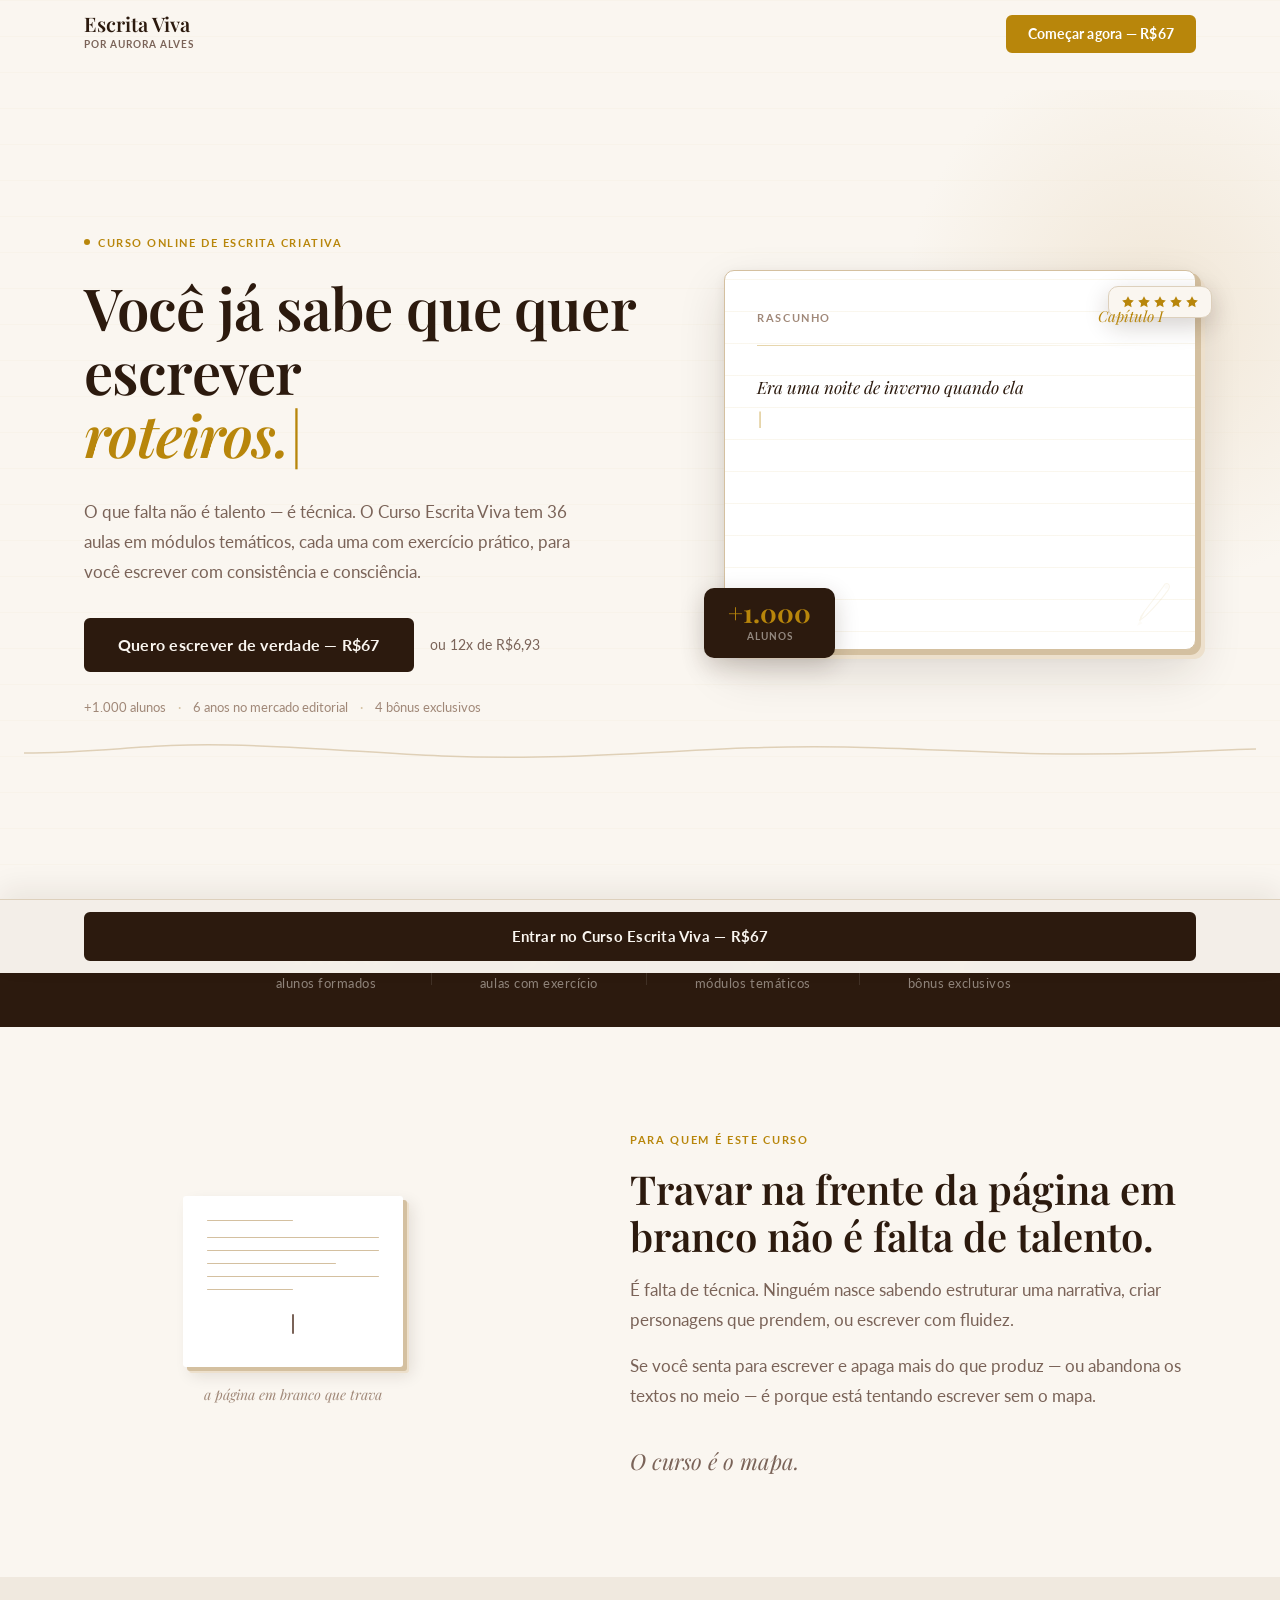
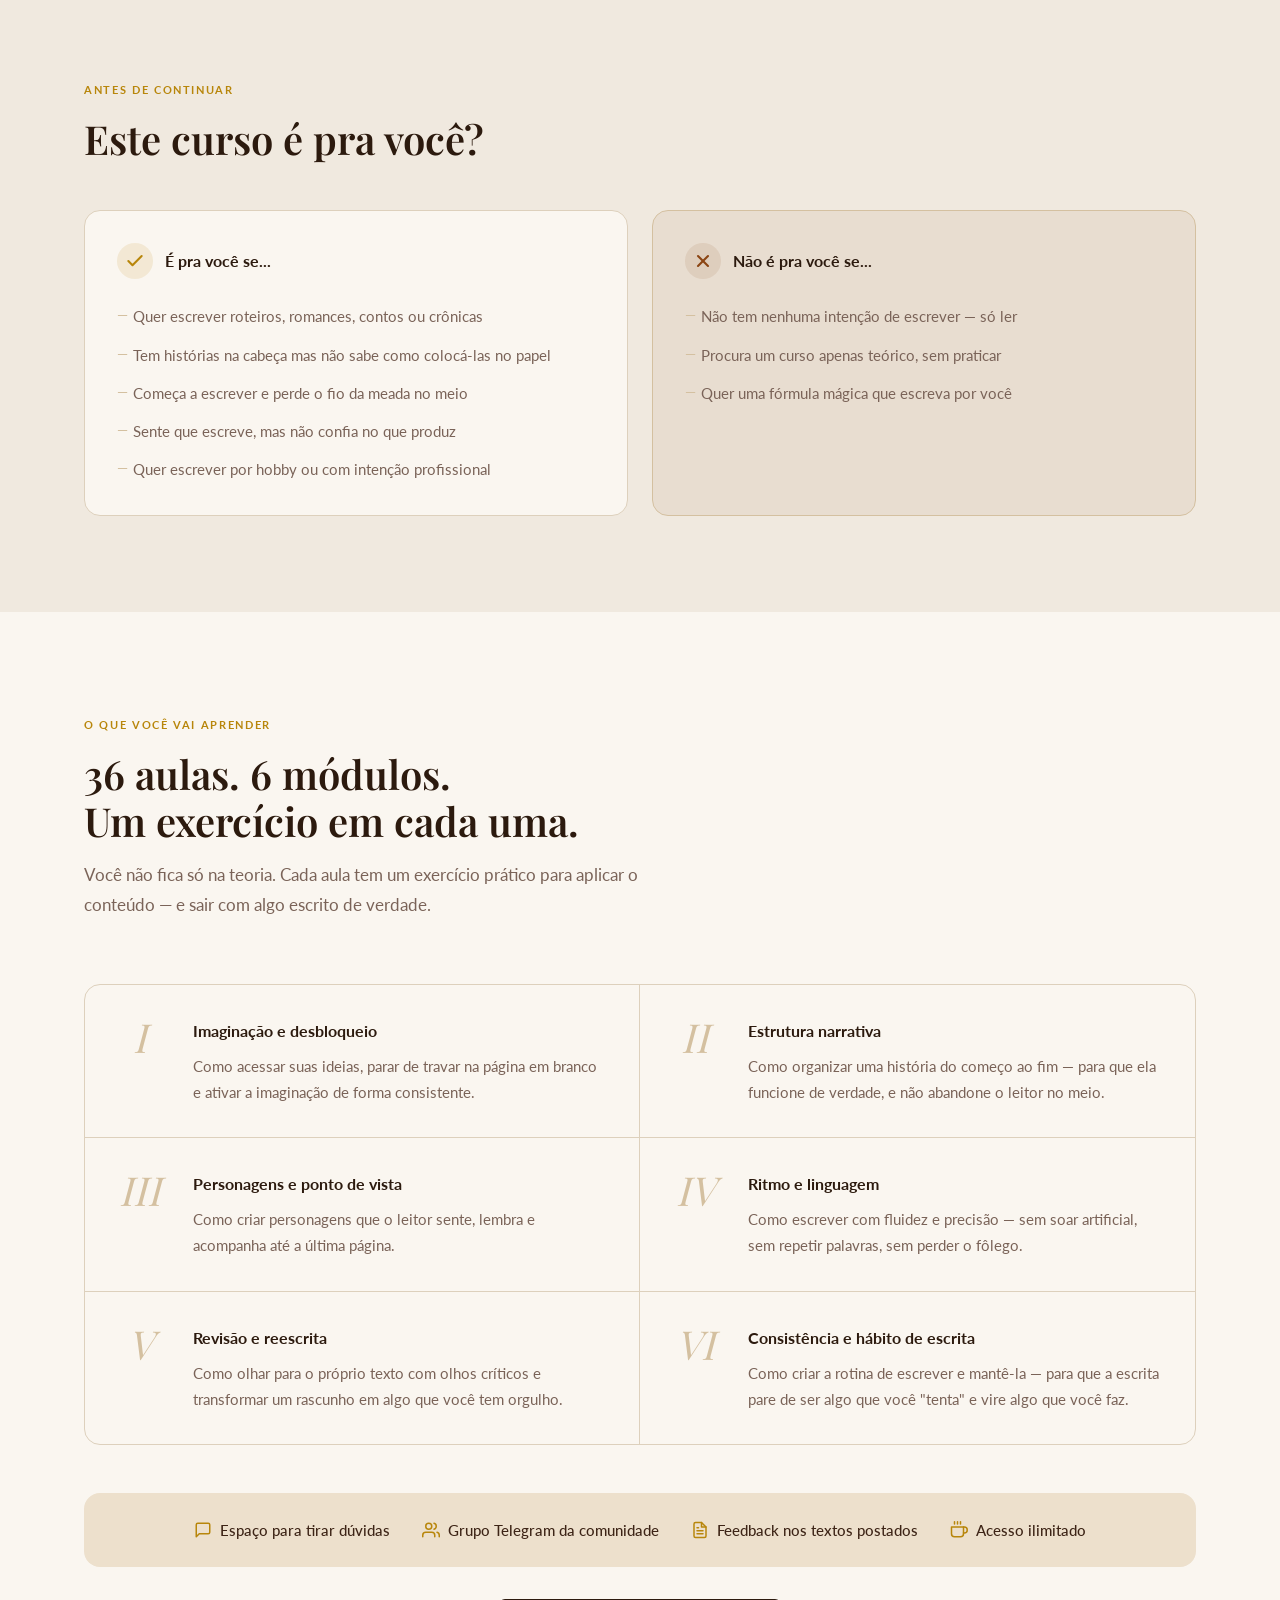
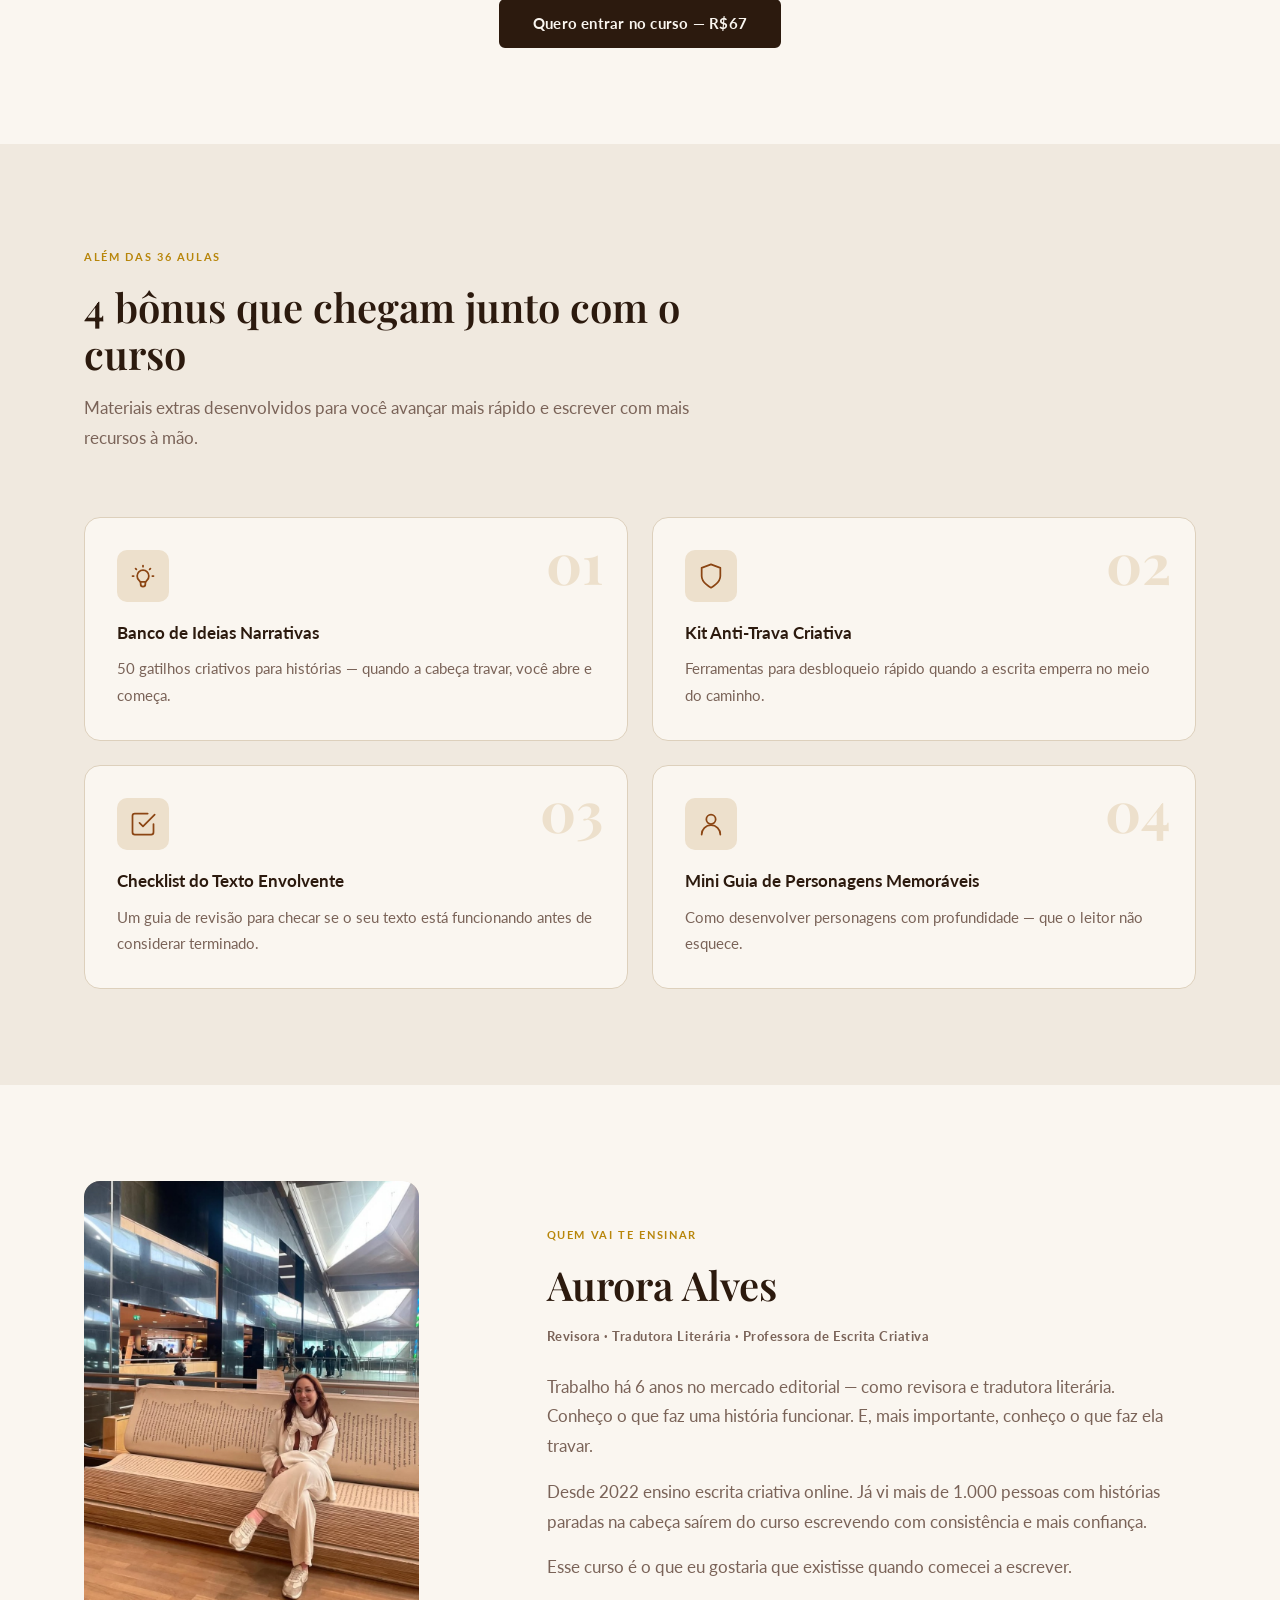
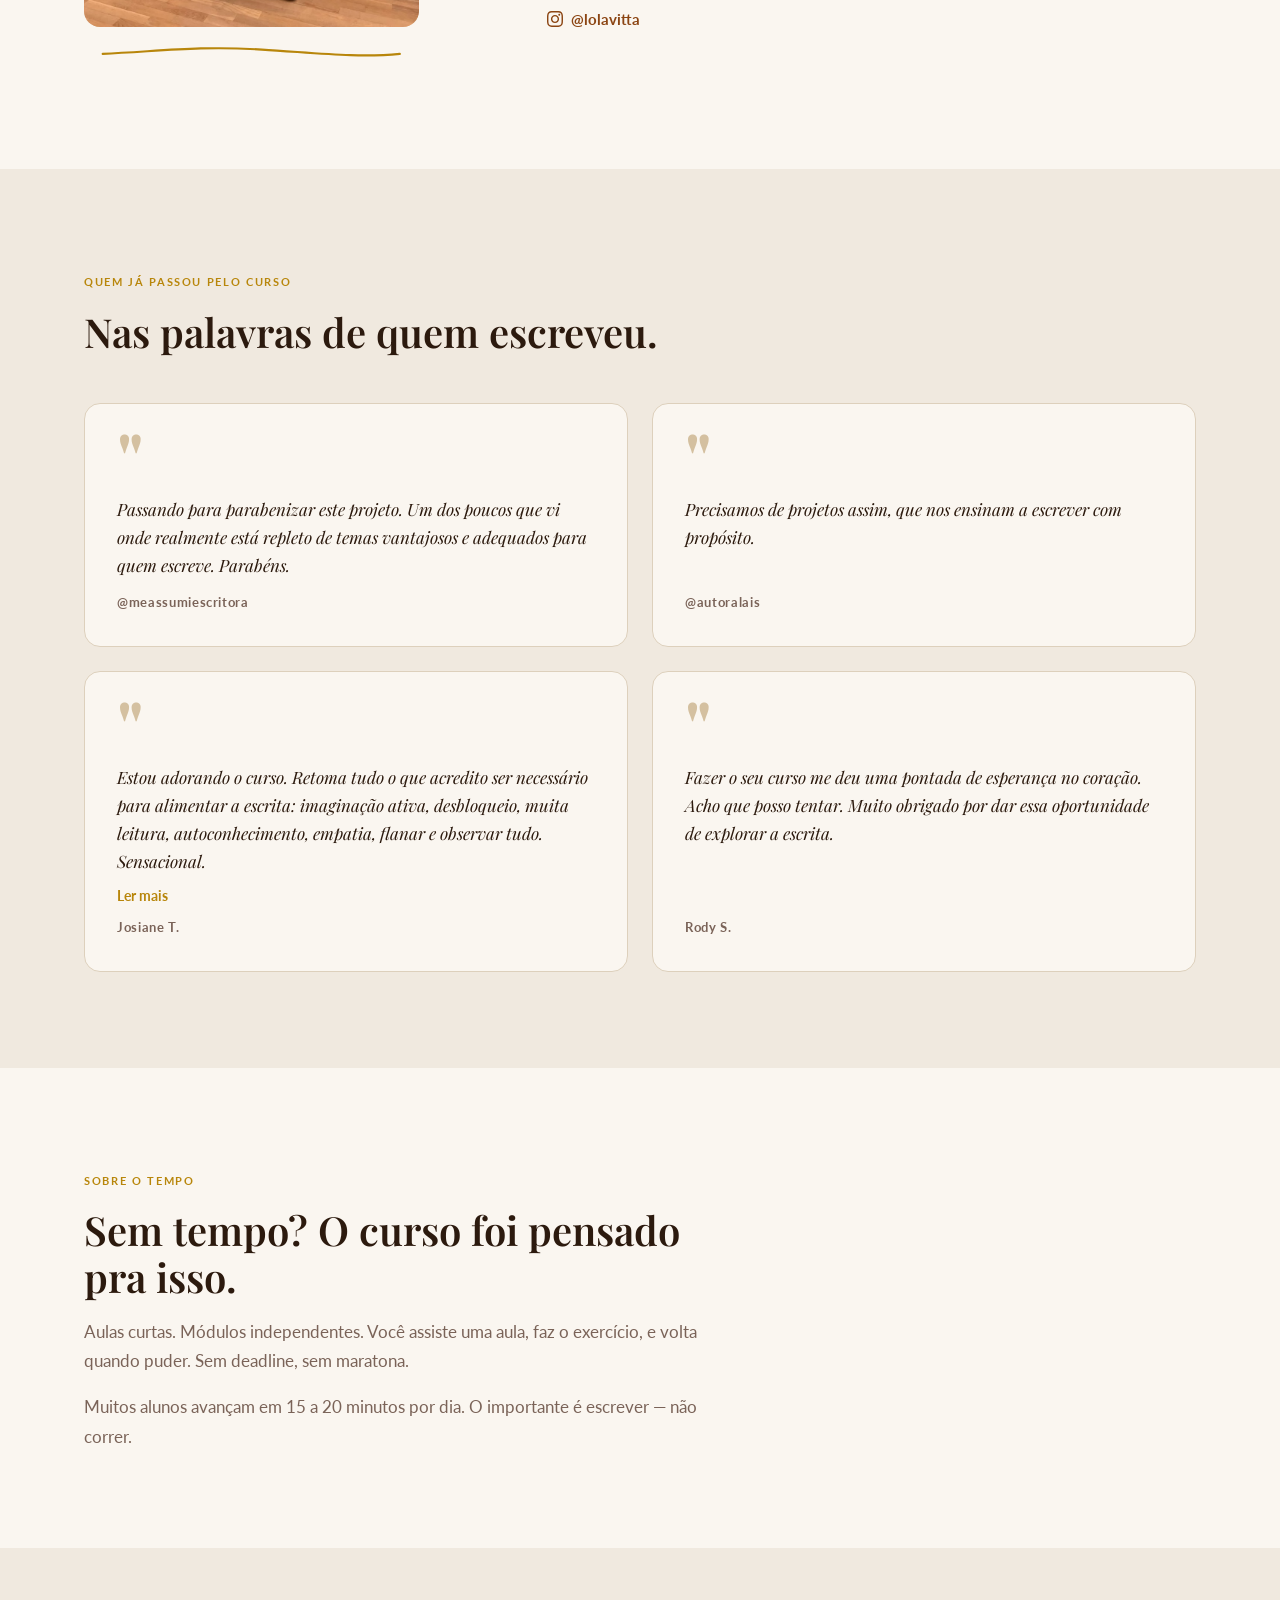
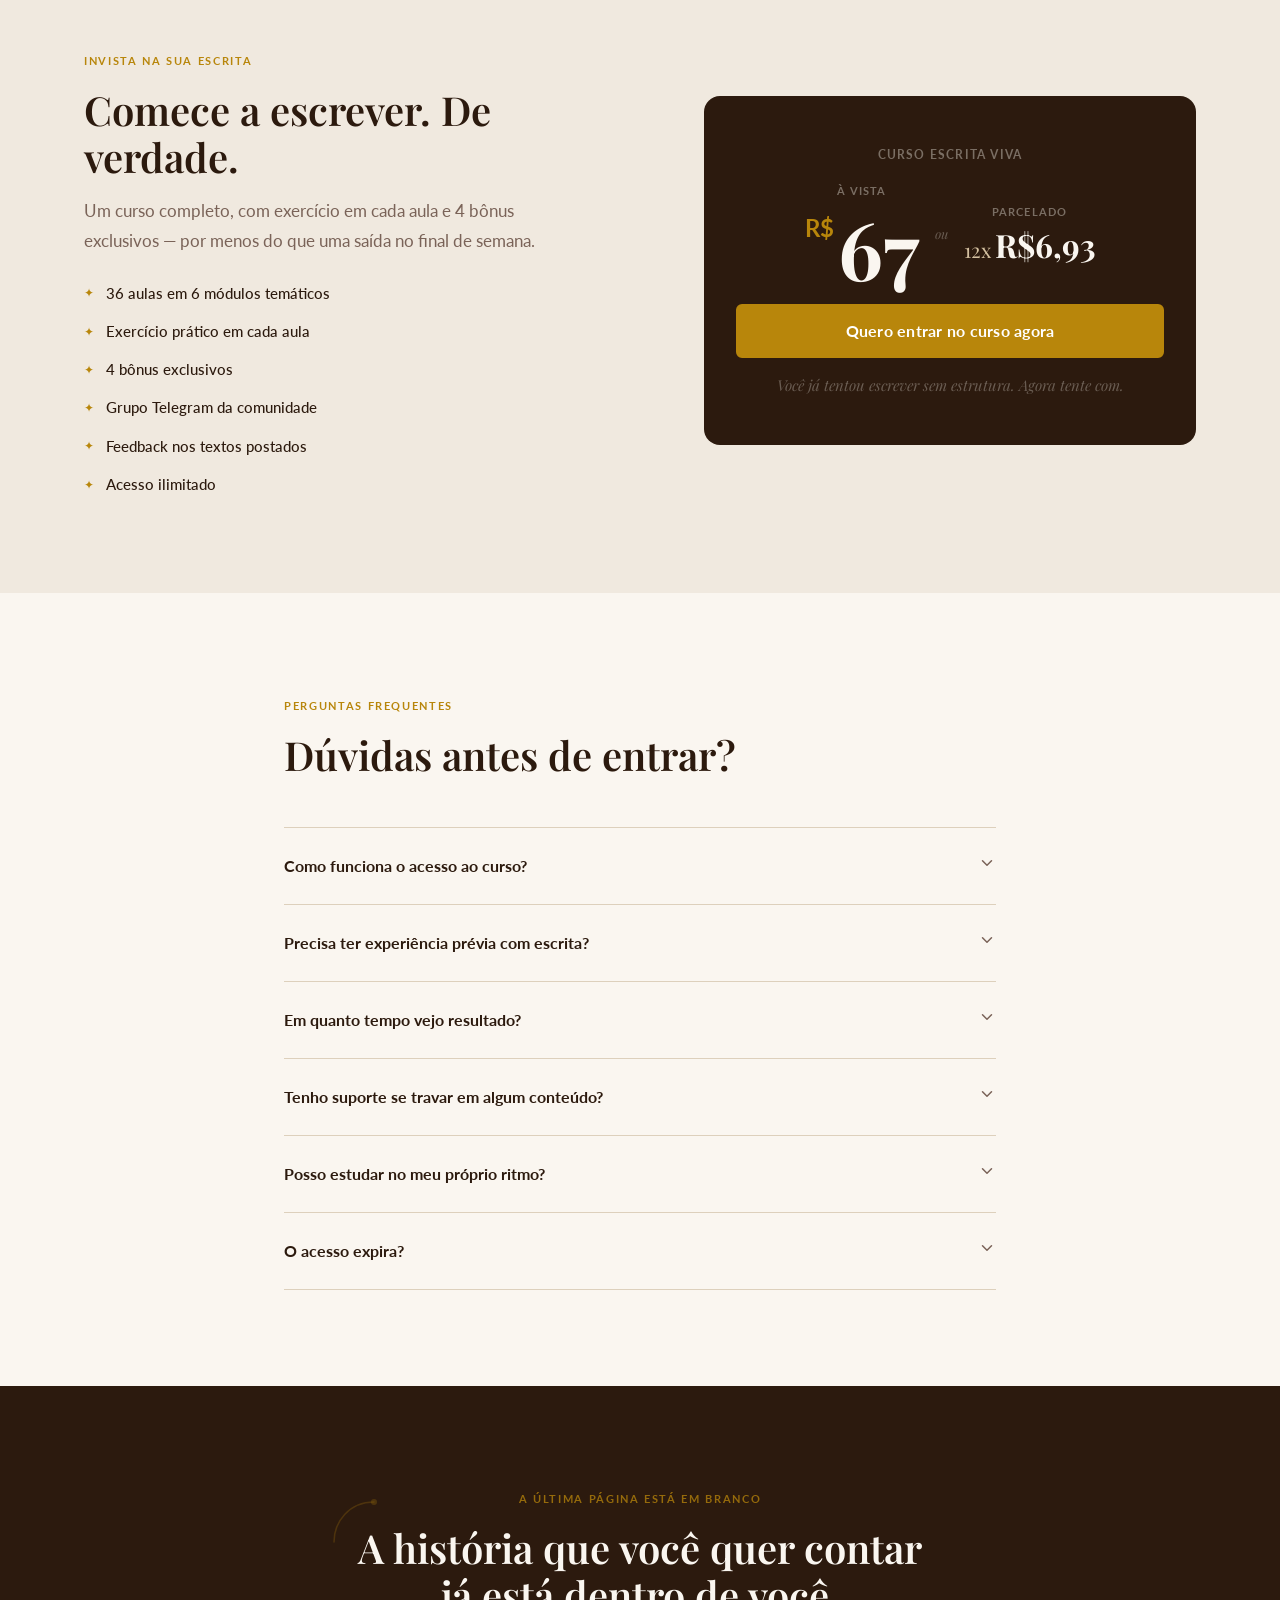
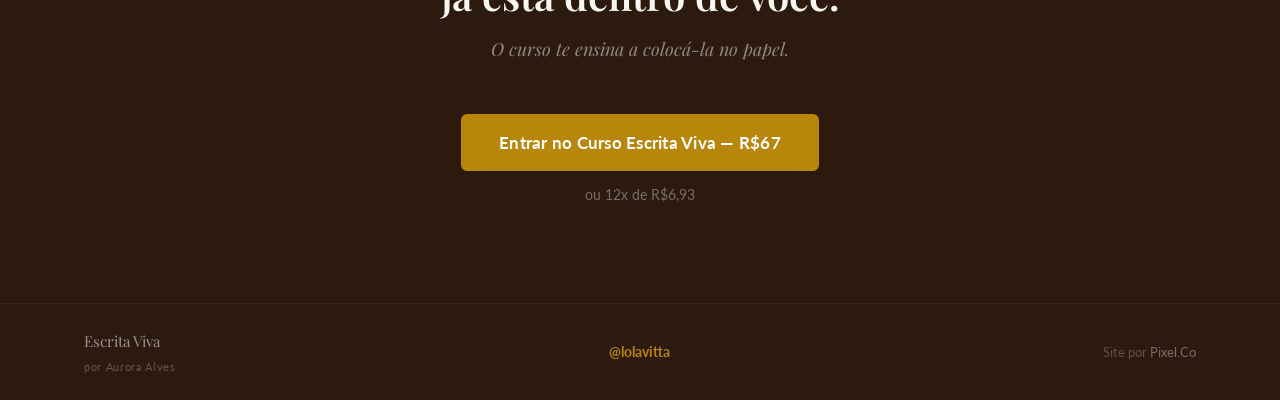
<file: portfolio-sites/escrita-viva/index.html>
<!DOCTYPE html>
<html lang="pt-BR">
<head>
  <meta charset="UTF-8" />
  <meta name="viewport" content="width=device-width, initial-scale=1.0, viewport-fit=cover" />
  <meta name="theme-color" content="#FAF6F0" />

  <title>Curso Escrita Viva — Professora Aurora</title>
  <meta name="description" content="Aprenda a escrever roteiros, romances e contos com técnica e consistência. 36 aulas, 6 módulos, 4 bônus exclusivos. +1.000 alunos. Por R$67." />

  <meta property="og:title" content="Curso Escrita Viva — Professora Aurora" />
  <meta property="og:description" content="Desbloqueie a sua escrita. 36 aulas com exercício prático, 4 bônus e +1.000 alunos. Por R$67 ou 12x R$6,93." />
  <meta property="og:type" content="website" />
  <meta property="og:locale" content="pt_BR" />

  <link rel="preconnect" href="https://fonts.googleapis.com" />
  <link rel="preconnect" href="https://fonts.gstatic.com" crossorigin />
  <link href="https://fonts.googleapis.com/css2?family=Playfair+Display:ital,wght@0,400;0,500;0,600;0,700;1,400;1,500;1,700&family=Lato:wght@300;400;700&family=IM+Fell+English:ital@1&display=swap" rel="stylesheet" />

  <link rel="stylesheet" href="css/style.css" />
</head>
<body>

  <!-- ============================================================
       HEADER
       ============================================================ -->
  <header class="site-header" id="siteHeader">
    <div class="container header-inner">
      <a href="#top" class="logo" aria-label="Curso Escrita Viva — Professora Aurora">
        <span class="logo-name">Escrita Viva</span>
        <span class="logo-sub">por Aurora Alves</span>
      </a>
      <a href="KIWIFY_URL" class="btn btn-accent btn-sm header-cta" target="_blank" rel="noopener" data-evt="cta_header">
        Começar agora — R$67
      </a>
    </div>
  </header>

  <main id="top">

    <!-- ============================================================
         HERO
         ============================================================ -->
    <section class="hero" aria-label="Apresentação do curso">
      <div class="hero-paper-lines" aria-hidden="true"></div>
      <div class="hero-ink-blob" aria-hidden="true"></div>

      <div class="container hero-inner">

        <div class="hero-copy reveal">
          <div class="hero-tag">
            <span class="hero-tag-dot"></span>
            Curso Online de Escrita Criativa
          </div>

          <h1 class="hero-headline">
            Você já sabe que quer escrever
            <span class="typewriter-wrap">
              <span class="typewriter-prefix"> </span><span class="typewriter-word" aria-live="polite"></span><span class="cursor" aria-hidden="true">|</span>
            </span>
          </h1>

          <p class="hero-sub">
            O que falta não é talento — é técnica. O Curso Escrita Viva tem 36 aulas em módulos temáticos, cada uma com exercício prático, para você escrever com consistência e consciência.
          </p>

          <div class="hero-actions">
            <a href="KIWIFY_URL" class="btn btn-primary hero-btn" target="_blank" rel="noopener" data-evt="cta_hero">
              Quero escrever de verdade — R$67
            </a>
            <span class="hero-installment">ou 12x de R$6,93</span>
          </div>

          <div class="hero-trust">
            <span>+1.000 alunos</span>
            <span class="sep" aria-hidden="true">·</span>
            <span>6 anos no mercado editorial</span>
            <span class="sep" aria-hidden="true">·</span>
            <span>4 bônus exclusivos</span>
          </div>
        </div>

        <div class="hero-visual reveal reveal-delay-1" aria-hidden="true">
          <div class="manuscript">
            <div class="manuscript-paper">
              <div class="ms-header">
                <span class="ms-label">Rascunho</span>
                <span class="ms-chapter">Capítulo I</span>
              </div>
              <div class="ms-rule"></div>
              <div class="ms-body">
                <p class="ms-text" id="msText"></p>
                <span class="ms-cursor" aria-hidden="true">|</span>
              </div>
              <div class="ms-watermark" aria-hidden="true">
                <svg viewBox="0 0 80 80" fill="none" xmlns="http://www.w3.org/2000/svg">
                  <path d="M60 10 C55 18 45 30 30 50 L24 62 L32 56 C48 40 58 28 65 18 C68 13 66 8 60 10Z" stroke="currentColor" stroke-width="1.5" stroke-linejoin="round" fill="none"/>
                  <path d="M24 62 L20 70 L28 66 L24 62Z" fill="currentColor" opacity="0.4"/>
                  <path d="M30 50 C28 52 25 57 24 62" stroke="currentColor" stroke-width="1.5" stroke-linecap="round"/>
                  <circle cx="62" cy="14" r="3" fill="currentColor" opacity="0.3"/>
                </svg>
              </div>
            </div>
          </div>

          <div class="floating-badge badge-students">
            <span class="badge-num">+1.000</span>
            <span class="badge-label">alunos</span>
          </div>

          <div class="floating-badge badge-review">
            <svg width="14" height="14" viewBox="0 0 24 24" fill="currentColor"><path d="M12 2l3.09 6.26L22 9.27l-5 4.87 1.18 6.88L12 17.77l-6.18 3.25L7 14.14 2 9.27l6.91-1.01L12 2z"/></svg>
            <svg width="14" height="14" viewBox="0 0 24 24" fill="currentColor"><path d="M12 2l3.09 6.26L22 9.27l-5 4.87 1.18 6.88L12 17.77l-6.18 3.25L7 14.14 2 9.27l6.91-1.01L12 2z"/></svg>
            <svg width="14" height="14" viewBox="0 0 24 24" fill="currentColor"><path d="M12 2l3.09 6.26L22 9.27l-5 4.87 1.18 6.88L12 17.77l-6.18 3.25L7 14.14 2 9.27l6.91-1.01L12 2z"/></svg>
            <svg width="14" height="14" viewBox="0 0 24 24" fill="currentColor"><path d="M12 2l3.09 6.26L22 9.27l-5 4.87 1.18 6.88L12 17.77l-6.18 3.25L7 14.14 2 9.27l6.91-1.01L12 2z"/></svg>
            <svg width="14" height="14" viewBox="0 0 24 24" fill="currentColor"><path d="M12 2l3.09 6.26L22 9.27l-5 4.87 1.18 6.88L12 17.77l-6.18 3.25L7 14.14 2 9.27l6.91-1.01L12 2z"/></svg>
          </div>
        </div>

      </div>

      <!-- Ink stroke divider -->
      <div class="ink-divider" aria-hidden="true">
        <svg viewBox="0 0 1200 32" fill="none" xmlns="http://www.w3.org/2000/svg" preserveAspectRatio="none">
          <path d="M0 18C80 18 120 8 200 10C320 13 380 24 500 22C620 20 680 10 800 12C900 14 980 22 1100 18C1160 16 1180 14 1200 14" stroke="#D4C0A0" stroke-width="1.5" stroke-linecap="round"/>
        </svg>
      </div>
    </section>

    <!-- ============================================================
         STATS BAR
         ============================================================ -->
    <section class="stats-bar" aria-label="Números do curso">
      <div class="container stats-inner">
        <div class="stat">
          <span class="stat-num">+1.000</span>
          <span class="stat-label">alunos formados</span>
        </div>
        <div class="stat-divider" aria-hidden="true"></div>
        <div class="stat">
          <span class="stat-num">36</span>
          <span class="stat-label">aulas com exercício</span>
        </div>
        <div class="stat-divider" aria-hidden="true"></div>
        <div class="stat">
          <span class="stat-num">6</span>
          <span class="stat-label">módulos temáticos</span>
        </div>
        <div class="stat-divider" aria-hidden="true"></div>
        <div class="stat">
          <span class="stat-num">4</span>
          <span class="stat-label">bônus exclusivos</span>
        </div>
      </div>
    </section>

    <!-- ============================================================
         PROBLEM — PÁGINA EM BRANCO
         ============================================================ -->
    <section class="problem section-pad" aria-labelledby="problem-heading">
      <div class="container problem-inner">

        <div class="blank-page-visual reveal" aria-hidden="true">
          <div class="blank-page">
            <div class="blank-page-header">
              <div class="bp-line bp-line-short"></div>
            </div>
            <div class="blank-page-lines">
              <div class="bp-line"></div>
              <div class="bp-line"></div>
              <div class="bp-line bp-line-med"></div>
              <div class="bp-line"></div>
              <div class="bp-line bp-line-short"></div>
            </div>
            <div class="blank-page-cursor"></div>
            <div class="blank-page-shadow"></div>
          </div>
          <p class="blank-page-caption">a página em branco que trava</p>
        </div>

        <div class="problem-text reveal reveal-delay-1">
          <span class="section-tag">para quem é este curso</span>
          <h2 class="section-headline" id="problem-heading">
            Travar na frente da página em branco não é falta de talento.
          </h2>
          <p>É falta de técnica. Ninguém nasce sabendo estruturar uma narrativa, criar personagens que prendem, ou escrever com fluidez.</p>
          <p>Se você senta para escrever e apaga mais do que produz — ou abandona os textos no meio — é porque está tentando escrever sem o mapa.</p>
          <p class="problem-cta-line">O curso é o mapa.</p>
        </div>

      </div>
    </section>

    <!-- ============================================================
         PARA QUEM É / NÃO É
         ============================================================ -->
    <section class="for-whom section-pad section-alt" aria-labelledby="forwhom-heading">
      <div class="container">
        <div class="forwhom-header reveal">
          <span class="section-tag">antes de continuar</span>
          <h2 class="section-headline" id="forwhom-heading">Este curso é pra você?</h2>
        </div>

        <div class="forwhom-grid">
          <div class="forwhom-card forwhom-yes reveal">
            <div class="forwhom-card-header">
              <div class="forwhom-icon yes">
                <svg width="20" height="20" viewBox="0 0 24 24" fill="none" stroke="currentColor" stroke-width="2.5" stroke-linecap="round" stroke-linejoin="round"><polyline points="20 6 9 17 4 12"/></svg>
              </div>
              <h3>É pra você se...</h3>
            </div>
            <ul>
              <li>Quer escrever roteiros, romances, contos ou crônicas</li>
              <li>Tem histórias na cabeça mas não sabe como colocá-las no papel</li>
              <li>Começa a escrever e perde o fio da meada no meio</li>
              <li>Sente que escreve, mas não confia no que produz</li>
              <li>Quer escrever por hobby ou com intenção profissional</li>
            </ul>
          </div>

          <div class="forwhom-card forwhom-no reveal reveal-delay-1">
            <div class="forwhom-card-header">
              <div class="forwhom-icon no">
                <svg width="20" height="20" viewBox="0 0 24 24" fill="none" stroke="currentColor" stroke-width="2.5" stroke-linecap="round" stroke-linejoin="round"><line x1="18" y1="6" x2="6" y2="18"/><line x1="6" y1="6" x2="18" y2="18"/></svg>
              </div>
              <h3>Não é pra você se...</h3>
            </div>
            <ul>
              <li>Não tem nenhuma intenção de escrever — só ler</li>
              <li>Procura um curso apenas teórico, sem praticar</li>
              <li>Quer uma fórmula mágica que escreva por você</li>
            </ul>
          </div>
        </div>
      </div>
    </section>

    <!-- ============================================================
         COURSE — CAPÍTULOS
         ============================================================ -->
    <section class="course section-pad" aria-labelledby="course-heading">
      <div class="container">

        <div class="course-header reveal">
          <span class="section-tag">o que você vai aprender</span>
          <h2 class="section-headline" id="course-heading">
            36 aulas. 6 módulos.<br>Um exercício em cada uma.
          </h2>
          <p class="course-sub">
            Você não fica só na teoria. Cada aula tem um exercício prático para aplicar o conteúdo — e sair com algo escrito de verdade.
          </p>
        </div>

        <div class="chapters">

          <div class="chapter reveal">
            <div class="chapter-num" aria-hidden="true">I</div>
            <div class="chapter-body">
              <h3>Imaginação e desbloqueio</h3>
              <p>Como acessar suas ideias, parar de travar na página em branco e ativar a imaginação de forma consistente.</p>
            </div>
          </div>

          <div class="chapter reveal reveal-delay-1">
            <div class="chapter-num" aria-hidden="true">II</div>
            <div class="chapter-body">
              <h3>Estrutura narrativa</h3>
              <p>Como organizar uma história do começo ao fim — para que ela funcione de verdade, e não abandone o leitor no meio.</p>
            </div>
          </div>

          <div class="chapter reveal reveal-delay-2">
            <div class="chapter-num" aria-hidden="true">III</div>
            <div class="chapter-body">
              <h3>Personagens e ponto de vista</h3>
              <p>Como criar personagens que o leitor sente, lembra e acompanha até a última página.</p>
            </div>
          </div>

          <div class="chapter reveal">
            <div class="chapter-num" aria-hidden="true">IV</div>
            <div class="chapter-body">
              <h3>Ritmo e linguagem</h3>
              <p>Como escrever com fluidez e precisão — sem soar artificial, sem repetir palavras, sem perder o fôlego.</p>
            </div>
          </div>

          <div class="chapter reveal reveal-delay-1">
            <div class="chapter-num" aria-hidden="true">V</div>
            <div class="chapter-body">
              <h3>Revisão e reescrita</h3>
              <p>Como olhar para o próprio texto com olhos críticos e transformar um rascunho em algo que você tem orgulho.</p>
            </div>
          </div>

          <div class="chapter reveal reveal-delay-2">
            <div class="chapter-num" aria-hidden="true">VI</div>
            <div class="chapter-body">
              <h3>Consistência e hábito de escrita</h3>
              <p>Como criar a rotina de escrever e mantê-la — para que a escrita pare de ser algo que você "tenta" e vire algo que você faz.</p>
            </div>
          </div>

        </div>

        <div class="course-extras reveal">
          <div class="course-extra-item">
            <svg width="18" height="18" viewBox="0 0 24 24" fill="none" stroke="currentColor" stroke-width="2" stroke-linecap="round" stroke-linejoin="round" aria-hidden="true"><path d="M21 15a2 2 0 0 1-2 2H7l-4 4V5a2 2 0 0 1 2-2h14a2 2 0 0 1 2 2z"/></svg>
            Espaço para tirar dúvidas
          </div>
          <div class="course-extra-item">
            <svg width="18" height="18" viewBox="0 0 24 24" fill="none" stroke="currentColor" stroke-width="2" stroke-linecap="round" stroke-linejoin="round" aria-hidden="true"><path d="M17 21v-2a4 4 0 0 0-4-4H5a4 4 0 0 0-4 4v2"/><circle cx="9" cy="7" r="4"/><path d="M23 21v-2a4 4 0 0 0-3-3.87"/><path d="M16 3.13a4 4 0 0 1 0 7.75"/></svg>
            Grupo Telegram da comunidade
          </div>
          <div class="course-extra-item">
            <svg width="18" height="18" viewBox="0 0 24 24" fill="none" stroke="currentColor" stroke-width="2" stroke-linecap="round" stroke-linejoin="round" aria-hidden="true"><path d="M14 2H6a2 2 0 0 0-2 2v16a2 2 0 0 0 2 2h12a2 2 0 0 0 2-2V8z"/><polyline points="14 2 14 8 20 8"/><line x1="16" y1="13" x2="8" y2="13"/><line x1="16" y1="17" x2="8" y2="17"/><polyline points="10 9 9 9 8 9"/></svg>
            Feedback nos textos postados
          </div>
          <div class="course-extra-item">
            <svg width="18" height="18" viewBox="0 0 24 24" fill="none" stroke="currentColor" stroke-width="2" stroke-linecap="round" stroke-linejoin="round" aria-hidden="true"><path d="M18 8h1a4 4 0 0 1 0 8h-1"/><path d="M2 8h16v9a4 4 0 0 1-4 4H6a4 4 0 0 1-4-4V8z"/><line x1="6" y1="1" x2="6" y2="4"/><line x1="10" y1="1" x2="10" y2="4"/><line x1="14" y1="1" x2="14" y2="4"/></svg>
            Acesso ilimitado
          </div>
        </div>

        <div class="course-cta-wrap reveal">
          <a href="KIWIFY_URL" class="btn btn-primary" target="_blank" rel="noopener" data-evt="cta_course">
            Quero entrar no curso — R$67
          </a>
        </div>

      </div>
    </section>

    <!-- ============================================================
         BONUS
         ============================================================ -->
    <section class="bonus section-pad section-alt" aria-labelledby="bonus-heading">
      <div class="container">

        <div class="bonus-header reveal">
          <span class="section-tag">além das 36 aulas</span>
          <h2 class="section-headline" id="bonus-heading">
            4 bônus que chegam junto com o curso
          </h2>
          <p class="bonus-sub">Materiais extras desenvolvidos para você avançar mais rápido e escrever com mais recursos à mão.</p>
        </div>

        <div class="bonus-grid">

          <div class="bonus-card reveal">
            <div class="bonus-number" aria-hidden="true">01</div>
            <div class="bonus-icon" aria-hidden="true">
              <svg width="28" height="28" viewBox="0 0 24 24" fill="none" stroke="currentColor" stroke-width="1.5" stroke-linecap="round" stroke-linejoin="round">
                <path d="M9.663 17h4.673M12 3v1m6.364 1.636-.707.707M21 12h-1M4 12H3m3.343-5.657-.707-.707m2.828 9.9a5 5 0 1 1 7.072 0l-.548.547A3.374 3.374 0 0 0 14 18.469V19a2 2 0 1 1-4 0v-.531c0-.895-.356-1.754-.988-2.386l-.548-.547z"/>
              </svg>
            </div>
            <h3>Banco de Ideias Narrativas</h3>
            <p>50 gatilhos criativos para histórias — quando a cabeça travar, você abre e começa.</p>
          </div>

          <div class="bonus-card reveal reveal-delay-1">
            <div class="bonus-number" aria-hidden="true">02</div>
            <div class="bonus-icon" aria-hidden="true">
              <svg width="28" height="28" viewBox="0 0 24 24" fill="none" stroke="currentColor" stroke-width="1.5" stroke-linecap="round" stroke-linejoin="round">
                <path d="M12 22s8-4 8-10V5l-8-3-8 3v7c0 6 8 10 8 10z"/>
              </svg>
            </div>
            <h3>Kit Anti-Trava Criativa</h3>
            <p>Ferramentas para desbloqueio rápido quando a escrita emperra no meio do caminho.</p>
          </div>

          <div class="bonus-card reveal reveal-delay-2">
            <div class="bonus-number" aria-hidden="true">03</div>
            <div class="bonus-icon" aria-hidden="true">
              <svg width="28" height="28" viewBox="0 0 24 24" fill="none" stroke="currentColor" stroke-width="1.5" stroke-linecap="round" stroke-linejoin="round">
                <path d="M9 11l3 3L22 4"/><path d="M21 12v7a2 2 0 0 1-2 2H5a2 2 0 0 1-2-2V5a2 2 0 0 1 2-2h11"/>
              </svg>
            </div>
            <h3>Checklist do Texto Envolvente</h3>
            <p>Um guia de revisão para checar se o seu texto está funcionando antes de considerar terminado.</p>
          </div>

          <div class="bonus-card reveal reveal-delay-1">
            <div class="bonus-number" aria-hidden="true">04</div>
            <div class="bonus-icon" aria-hidden="true">
              <svg width="28" height="28" viewBox="0 0 24 24" fill="none" stroke="currentColor" stroke-width="1.5" stroke-linecap="round" stroke-linejoin="round">
                <circle cx="12" cy="8" r="4"/><path d="M20 21a8 8 0 1 0-16 0"/>
              </svg>
            </div>
            <h3>Mini Guia de Personagens Memoráveis</h3>
            <p>Como desenvolver personagens com profundidade — que o leitor não esquece.</p>
          </div>

        </div>

      </div>
    </section>

    <!-- ============================================================
         ABOUT
         ============================================================ -->
    <section class="about section-pad" aria-labelledby="about-heading">
      <div class="container about-inner">

        <div class="about-photo reveal">
          <div class="about-photo-frame">
            <img src="assets/images/O Egito era meu maior sonho e agora é a realidade mais linda. Não tenho palavras para descrever .jpg" alt="Aurora Alves, Professora de Escrita Criativa" loading="lazy"
              onerror="this.style.display='none';this.nextElementSibling.style.display='block';" />
            <div class="about-photo-placeholder" style="display:none;">
              <svg viewBox="0 0 240 300" fill="none" xmlns="http://www.w3.org/2000/svg">
                <rect width="240" height="300" fill="#EDE0CC"/>
                <circle cx="120" cy="115" r="62" fill="#C9A67A"/>
                <ellipse cx="120" cy="360" rx="130" ry="120" fill="#C9A67A"/>
              </svg>
            </div>
          </div>
          <div class="about-ink-stroke" aria-hidden="true">
            <svg viewBox="0 0 300 24" fill="none" xmlns="http://www.w3.org/2000/svg">
              <path d="M10 14C60 12 100 6 160 10C210 13 250 18 290 14" stroke="#B8860B" stroke-width="2" stroke-linecap="round"/>
            </svg>
          </div>
        </div>

        <div class="about-text reveal reveal-delay-1">
          <span class="section-tag">quem vai te ensinar</span>
          <h2 class="section-headline" id="about-heading">Aurora Alves</h2>
          <div class="about-title-badge">Revisora · Tradutora Literária · Professora de Escrita Criativa</div>
          <p>Trabalho há 6 anos no mercado editorial — como revisora e tradutora literária. Conheço o que faz uma história funcionar. E, mais importante, conheço o que faz ela travar.</p>
          <p>Desde 2022 ensino escrita criativa online. Já vi mais de 1.000 pessoas com histórias paradas na cabeça saírem do curso escrevendo com consistência e mais confiança.</p>
          <p>Esse curso é o que eu gostaria que existisse quando comecei a escrever.</p>
          <a href="https://www.instagram.com/lolavitta" class="about-instagram" target="_blank" rel="noopener" aria-label="Instagram da Aurora">
            <svg width="16" height="16" viewBox="0 0 24 24" fill="currentColor" aria-hidden="true">
              <path d="M12 2.163c3.204 0 3.584.012 4.85.07 3.252.148 4.771 1.691 4.919 4.919.058 1.265.069 1.645.069 4.849 0 3.205-.012 3.584-.069 4.849-.149 3.225-1.664 4.771-4.919 4.919-1.266.058-1.644.07-4.85.07-3.204 0-3.584-.012-4.849-.07-3.26-.149-4.771-1.699-4.919-4.92-.058-1.265-.07-1.644-.07-4.849 0-3.204.013-3.583.07-4.849.149-3.227 1.664-4.771 4.919-4.919 1.266-.057 1.645-.069 4.849-.069zm0-2.163c-3.259 0-3.667.014-4.947.072-4.358.2-6.78 2.618-6.98 6.98-.059 1.281-.073 1.689-.073 4.948 0 3.259.014 3.668.072 4.948.2 4.358 2.618 6.78 6.98 6.98 1.281.058 1.689.072 4.948.072 3.259 0 3.668-.014 4.948-.072 4.354-.2 6.782-2.618 6.979-6.98.059-1.28.073-1.689.073-4.948 0-3.259-.014-3.667-.072-4.947-.196-4.354-2.617-6.78-6.979-6.98-1.281-.059-1.69-.073-4.949-.073zm0 5.838c-3.403 0-6.162 2.759-6.162 6.162s2.759 6.163 6.162 6.163 6.162-2.759 6.162-6.163c0-3.403-2.759-6.162-6.162-6.162zm0 10.162c-2.209 0-4-1.79-4-4 0-2.209 1.791-4 4-4s4 1.791 4 4c0 2.21-1.791 4-4 4zm6.406-11.845c-.796 0-1.441.645-1.441 1.44s.645 1.44 1.441 1.44c.795 0 1.439-.645 1.439-1.44s-.644-1.44-1.439-1.44z"/>
            </svg>
            @lolavitta
          </a>
        </div>

      </div>
    </section>

    <!-- ============================================================
         TESTIMONIALS
         ============================================================ -->
    <section class="testimonials section-pad section-alt" aria-labelledby="dep-heading">
      <div class="container">

        <div class="testimonials-header reveal">
          <span class="section-tag" id="dep-heading">quem já passou pelo curso</span>
          <h2 class="section-headline">Nas palavras de quem escreveu.</h2>
        </div>

        <div class="testimonials-grid">

          <blockquote class="testimonial-card reveal">
            <div class="quote-mark" aria-hidden="true">"</div>
            <p>Passando para parabenizar este projeto. Um dos poucos que vi onde realmente está repleto de temas vantajosos e adequados para quem escreve. Parabéns.</p>
            <cite>@meassumiescritora</cite>
          </blockquote>

          <blockquote class="testimonial-card reveal reveal-delay-1">
            <div class="quote-mark" aria-hidden="true">"</div>
            <p>Precisamos de projetos assim, que nos ensinam a escrever com propósito.</p>
            <cite>@autoralais</cite>
          </blockquote>

          <blockquote class="testimonial-card testimonial-featured reveal reveal-delay-2">
            <div class="quote-mark" aria-hidden="true">"</div>
            <p>Estou adorando o curso. Retoma tudo o que acredito ser necessário para alimentar a escrita: imaginação ativa, desbloqueio, muita leitura, autoconhecimento, empatia, flanar e observar tudo. Sensacional.</p>
            <span class="testimonial-full" hidden>As aulas me lembram demais o livro "O caminho do artista", da Julia Cameron. Obrigada de verdade! Parabéns pela sua trajetória e pela ideia maravilhosa do curso. Que sorte ter conhecido você.</span>
            <button class="expand-btn" aria-expanded="false">Ler mais</button>
            <cite>Josiane T.</cite>
          </blockquote>

          <blockquote class="testimonial-card reveal reveal-delay-1">
            <div class="quote-mark" aria-hidden="true">"</div>
            <p>Fazer o seu curso me deu uma pontada de esperança no coração. Acho que posso tentar. Muito obrigado por dar essa oportunidade de explorar a escrita.</p>
            <cite>Rody S.</cite>
          </blockquote>

        </div>

      </div>
    </section>

    <!-- ============================================================
         TIME OBJECTION
         ============================================================ -->
    <section class="time-objection section-pad" aria-labelledby="time-heading">
      <div class="container">
        <div class="time-inner reveal">
          <span class="section-tag">sobre o tempo</span>
          <h2 class="section-headline" id="time-heading">Sem tempo? O curso foi pensado pra isso.</h2>
          <p>Aulas curtas. Módulos independentes. Você assiste uma aula, faz o exercício, e volta quando puder. Sem deadline, sem maratona.</p>
          <p>Muitos alunos avançam em 15 a 20 minutos por dia. O importante é escrever — não correr.</p>
        </div>
      </div>
    </section>

    <!-- ============================================================
         PRICE
         ============================================================ -->
    <section class="price section-pad section-alt" id="comprar" aria-labelledby="price-heading">
      <div class="container price-inner">

        <div class="price-copy reveal">
          <span class="section-tag">invista na sua escrita</span>
          <h2 class="section-headline" id="price-heading">Comece a escrever. De verdade.</h2>
          <p>Um curso completo, com exercício em cada aula e 4 bônus exclusivos — por menos do que uma saída no final de semana.</p>

          <ul class="price-includes" aria-label="O que está incluído">
            <li><span class="check" aria-hidden="true">✦</span> 36 aulas em 6 módulos temáticos</li>
            <li><span class="check" aria-hidden="true">✦</span> Exercício prático em cada aula</li>
            <li><span class="check" aria-hidden="true">✦</span> 4 bônus exclusivos</li>
            <li><span class="check" aria-hidden="true">✦</span> Grupo Telegram da comunidade</li>
            <li><span class="check" aria-hidden="true">✦</span> Feedback nos textos postados</li>
            <li><span class="check" aria-hidden="true">✦</span> Acesso ilimitado</li>
          </ul>
        </div>

        <div class="price-card reveal reveal-delay-1" role="complementary" aria-label="Comprar o curso">
          <span class="price-label">Curso Escrita Viva</span>

          <div class="price-options">
            <div class="price-option price-option-main">
              <span class="price-option-label">À vista</span>
              <div class="price-value" aria-label="Preço à vista: R$67">
                <span class="price-currency" aria-hidden="true">R$</span>
                <span class="price-amount" aria-hidden="true">67</span>
              </div>
            </div>
            <div class="price-option-divider" aria-hidden="true">ou</div>
            <div class="price-option price-option-secondary">
              <span class="price-option-label">Parcelado</span>
              <div class="price-installment">
                <span class="price-installment-x">12x</span>
                <span class="price-installment-val">R$6,93</span>
              </div>
            </div>
          </div>

          <a href="KIWIFY_URL" class="btn btn-primary btn-block" target="_blank" rel="noopener" data-evt="cta_price">
            Quero entrar no curso agora
          </a>
          <p class="price-footer">Você já tentou escrever sem estrutura. Agora tente com.</p>
        </div>

      </div>
    </section>

    <!-- ============================================================
         FAQ
         ============================================================ -->
    <section class="faq section-pad" aria-labelledby="faq-heading">
      <div class="container faq-inner">

        <div class="faq-header reveal">
          <span class="section-tag">perguntas frequentes</span>
          <h2 class="section-headline" id="faq-heading">Dúvidas antes de entrar?</h2>
        </div>

        <div class="faq-list reveal reveal-delay-1">

          <details class="faq-item">
            <summary class="faq-question">
              <span>Como funciona o acesso ao curso?</span>
              <div class="faq-icon" aria-hidden="true">
                <svg width="18" height="18" viewBox="0 0 24 24" fill="none" stroke="currentColor" stroke-width="2" stroke-linecap="round" stroke-linejoin="round"><polyline points="6 9 12 15 18 9"/></svg>
              </div>
            </summary>
            <div class="faq-answer">
              <p>Após a compra, você recebe o acesso imediatamente por e-mail. O curso é hospedado na plataforma Kiwify — você cria um login e acessa todas as aulas e materiais pelo celular ou computador, quando quiser.</p>
            </div>
          </details>

          <details class="faq-item">
            <summary class="faq-question">
              <span>Precisa ter experiência prévia com escrita?</span>
              <div class="faq-icon" aria-hidden="true">
                <svg width="18" height="18" viewBox="0 0 24 24" fill="none" stroke="currentColor" stroke-width="2" stroke-linecap="round" stroke-linejoin="round"><polyline points="6 9 12 15 18 9"/></svg>
              </div>
            </summary>
            <div class="faq-answer">
              <p>Não. O curso foi criado justamente para quem escreve pouco ou não sabe por onde começar. Se você tem a vontade de escrever histórias, já é suficiente para entrar.</p>
            </div>
          </details>

          <details class="faq-item">
            <summary class="faq-question">
              <span>Em quanto tempo vejo resultado?</span>
              <div class="faq-icon" aria-hidden="true">
                <svg width="18" height="18" viewBox="0 0 24 24" fill="none" stroke="currentColor" stroke-width="2" stroke-linecap="round" stroke-linejoin="round"><polyline points="6 9 12 15 18 9"/></svg>
              </div>
            </summary>
            <div class="faq-answer">
              <p>Os primeiros exercícios já geram texto logo nas primeiras aulas. O avanço depende do seu ritmo — mas alunos que estudam regularmente relatam desbloqueio significativo nas primeiras semanas.</p>
            </div>
          </details>

          <details class="faq-item">
            <summary class="faq-question">
              <span>Tenho suporte se travar em algum conteúdo?</span>
              <div class="faq-icon" aria-hidden="true">
                <svg width="18" height="18" viewBox="0 0 24 24" fill="none" stroke="currentColor" stroke-width="2" stroke-linecap="round" stroke-linejoin="round"><polyline points="6 9 12 15 18 9"/></svg>
              </div>
            </summary>
            <div class="faq-answer">
              <p>Sim. Além do espaço para tirar dúvidas dentro da plataforma, você entra no grupo Telegram da comunidade — onde pode interagir com outros alunos e receber feedback nos textos que postar.</p>
            </div>
          </details>

          <details class="faq-item">
            <summary class="faq-question">
              <span>Posso estudar no meu próprio ritmo?</span>
              <div class="faq-icon" aria-hidden="true">
                <svg width="18" height="18" viewBox="0 0 24 24" fill="none" stroke="currentColor" stroke-width="2" stroke-linecap="round" stroke-linejoin="round"><polyline points="6 9 12 15 18 9"/></svg>
              </div>
            </summary>
            <div class="faq-answer">
              <p>Completamente. Não há deadline nem ordem obrigatória. Você avança conforme tem tempo e disposição — e pode rever qualquer aula quantas vezes quiser.</p>
            </div>
          </details>

          <details class="faq-item">
            <summary class="faq-question">
              <span>O acesso expira?</span>
              <div class="faq-icon" aria-hidden="true">
                <svg width="18" height="18" viewBox="0 0 24 24" fill="none" stroke="currentColor" stroke-width="2" stroke-linecap="round" stroke-linejoin="round"><polyline points="6 9 12 15 18 9"/></svg>
              </div>
            </summary>
            <div class="faq-answer">
              <p>Não. Você paga uma vez e acessa o curso pelo tempo que precisar — incluindo qualquer atualização futura de conteúdo.</p>
            </div>
          </details>

        </div>

      </div>
    </section>

    <!-- ============================================================
         CTA FINAL
         ============================================================ -->
    <section class="final-cta section-pad" aria-labelledby="finalcta-heading">
      <div class="container final-cta-inner reveal">
        <div class="final-cta-deco" aria-hidden="true">
          <svg viewBox="0 0 80 80" fill="none" xmlns="http://www.w3.org/2000/svg">
            <path d="M20 60 C20 40 35 20 60 20" stroke="#B8860B" stroke-width="1.5" stroke-linecap="round" fill="none" opacity="0.4"/>
            <circle cx="60" cy="20" r="3" fill="#B8860B" opacity="0.4"/>
          </svg>
        </div>
        <span class="section-tag" id="finalcta-heading">a última página está em branco</span>
        <h2 class="section-headline final-cta-headline">A história que você quer contar<br>já está dentro de você.</h2>
        <p>O curso te ensina a colocá-la no papel.</p>
        <div class="final-cta-actions">
          <a href="KIWIFY_URL" class="btn btn-primary final-btn" target="_blank" rel="noopener" data-evt="cta_final">
            Entrar no Curso Escrita Viva — R$67
          </a>
          <span class="final-installment">ou 12x de R$6,93</span>
        </div>
      </div>
    </section>

  </main>

  <!-- ============================================================
       FOOTER
       ============================================================ -->
  <footer class="site-footer">
    <div class="container footer-inner">
      <div class="footer-brand">
        <span class="footer-name">Escrita Viva</span>
        <span class="footer-sub">por Aurora Alves</span>
      </div>
      <a href="https://www.instagram.com/lolavitta" class="footer-ig" target="_blank" rel="noopener">@lolavitta</a>
      <span class="footer-credit">Site por <a href="#" target="_blank" rel="noopener">Pixel.Co</a></span>
    </div>
  </footer>

  <!-- Sticky CTA -->
  <div class="sticky-cta" id="stickyCta" aria-hidden="true" role="complementary">
    <div class="container">
      <a href="KIWIFY_URL" class="btn btn-primary btn-block" target="_blank" rel="noopener" data-evt="cta_sticky">
        Entrar no Curso Escrita Viva — R$67
      </a>
    </div>
  </div>

  <script src="js/main.js"></script>
</body>
</html>
</file>
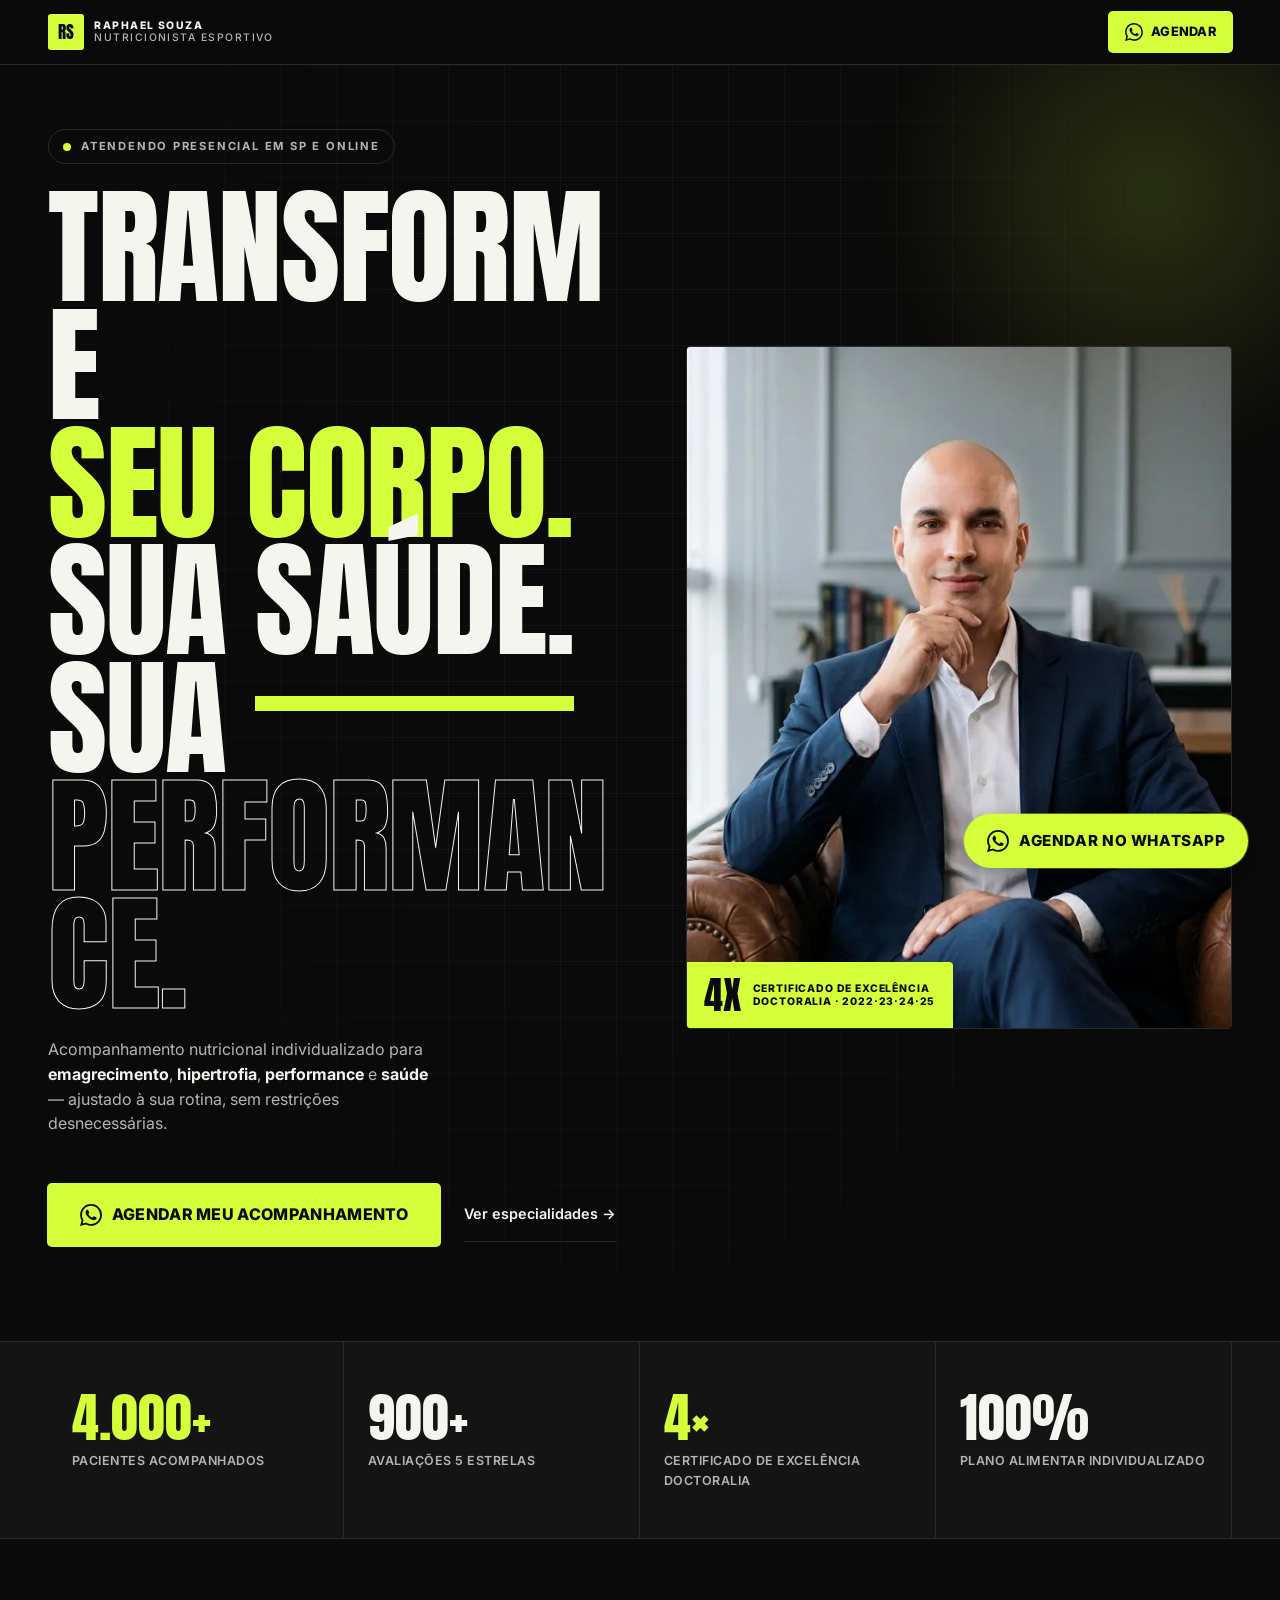
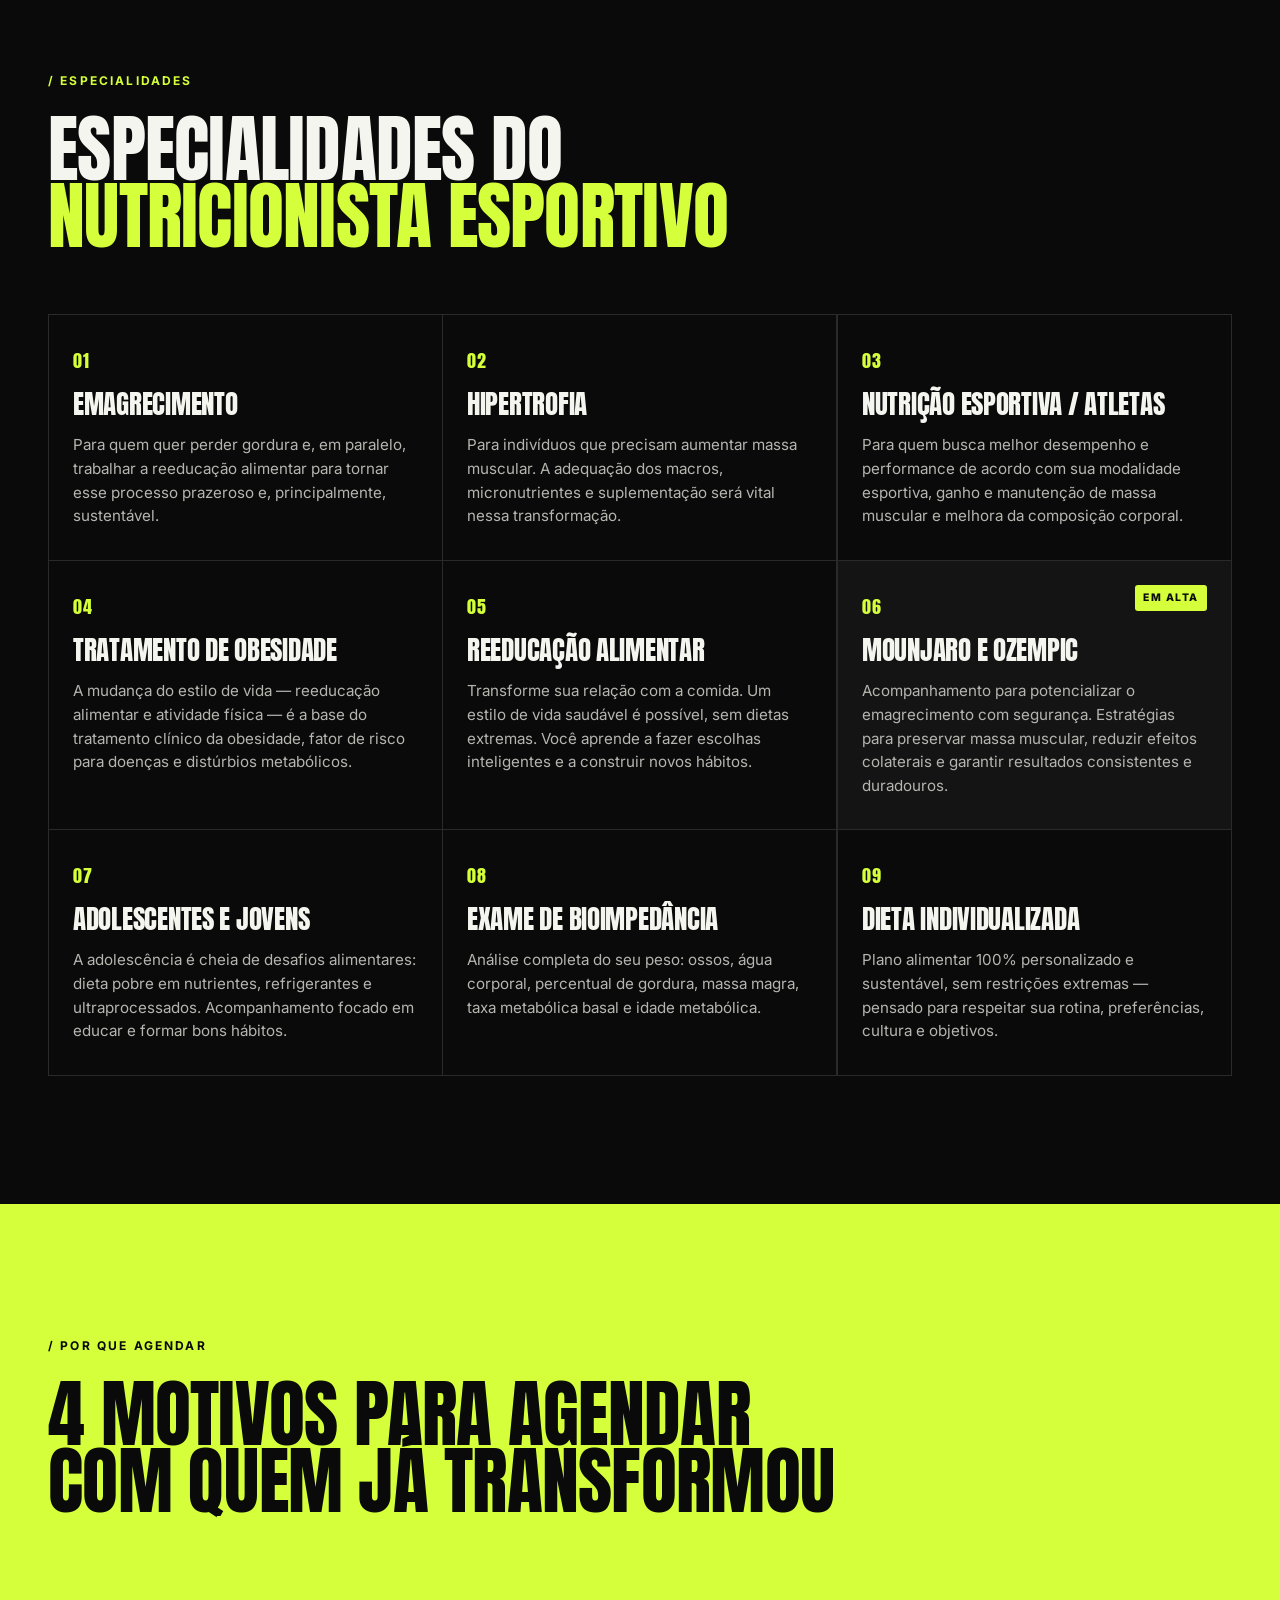
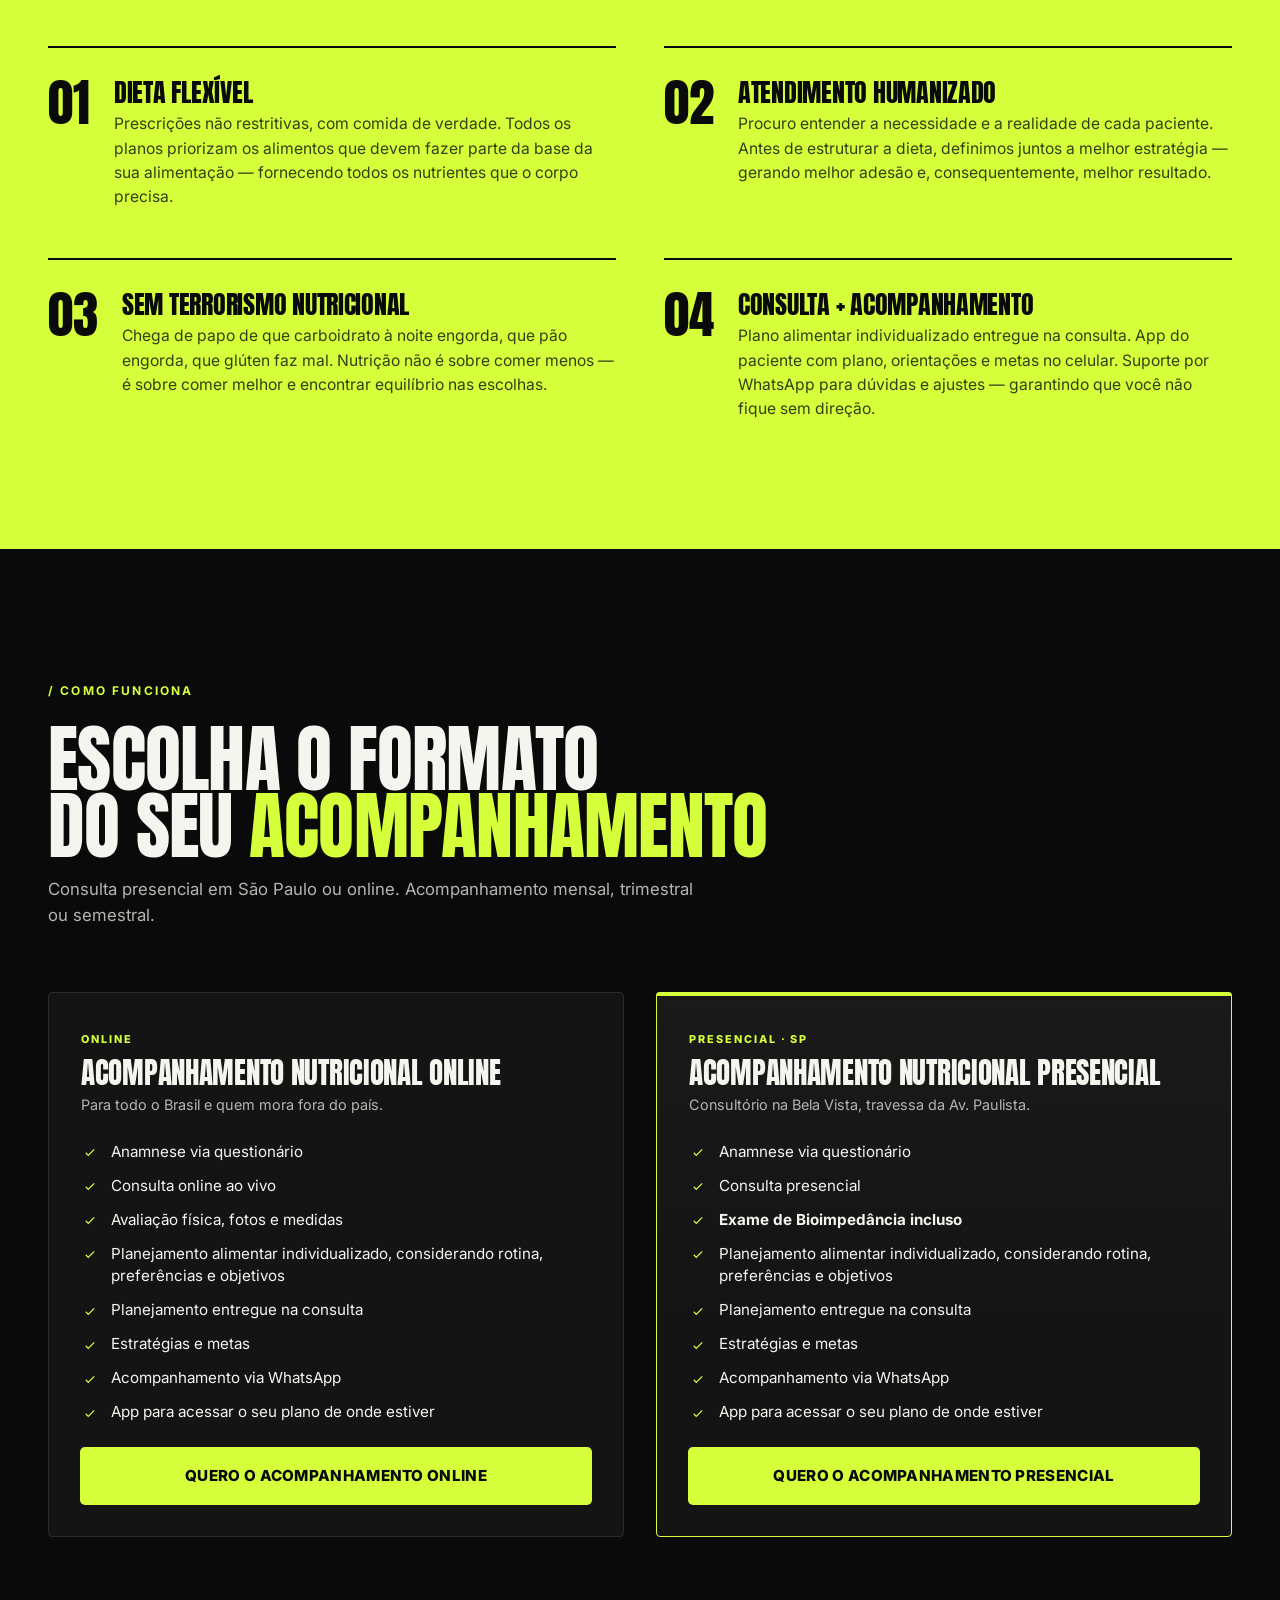
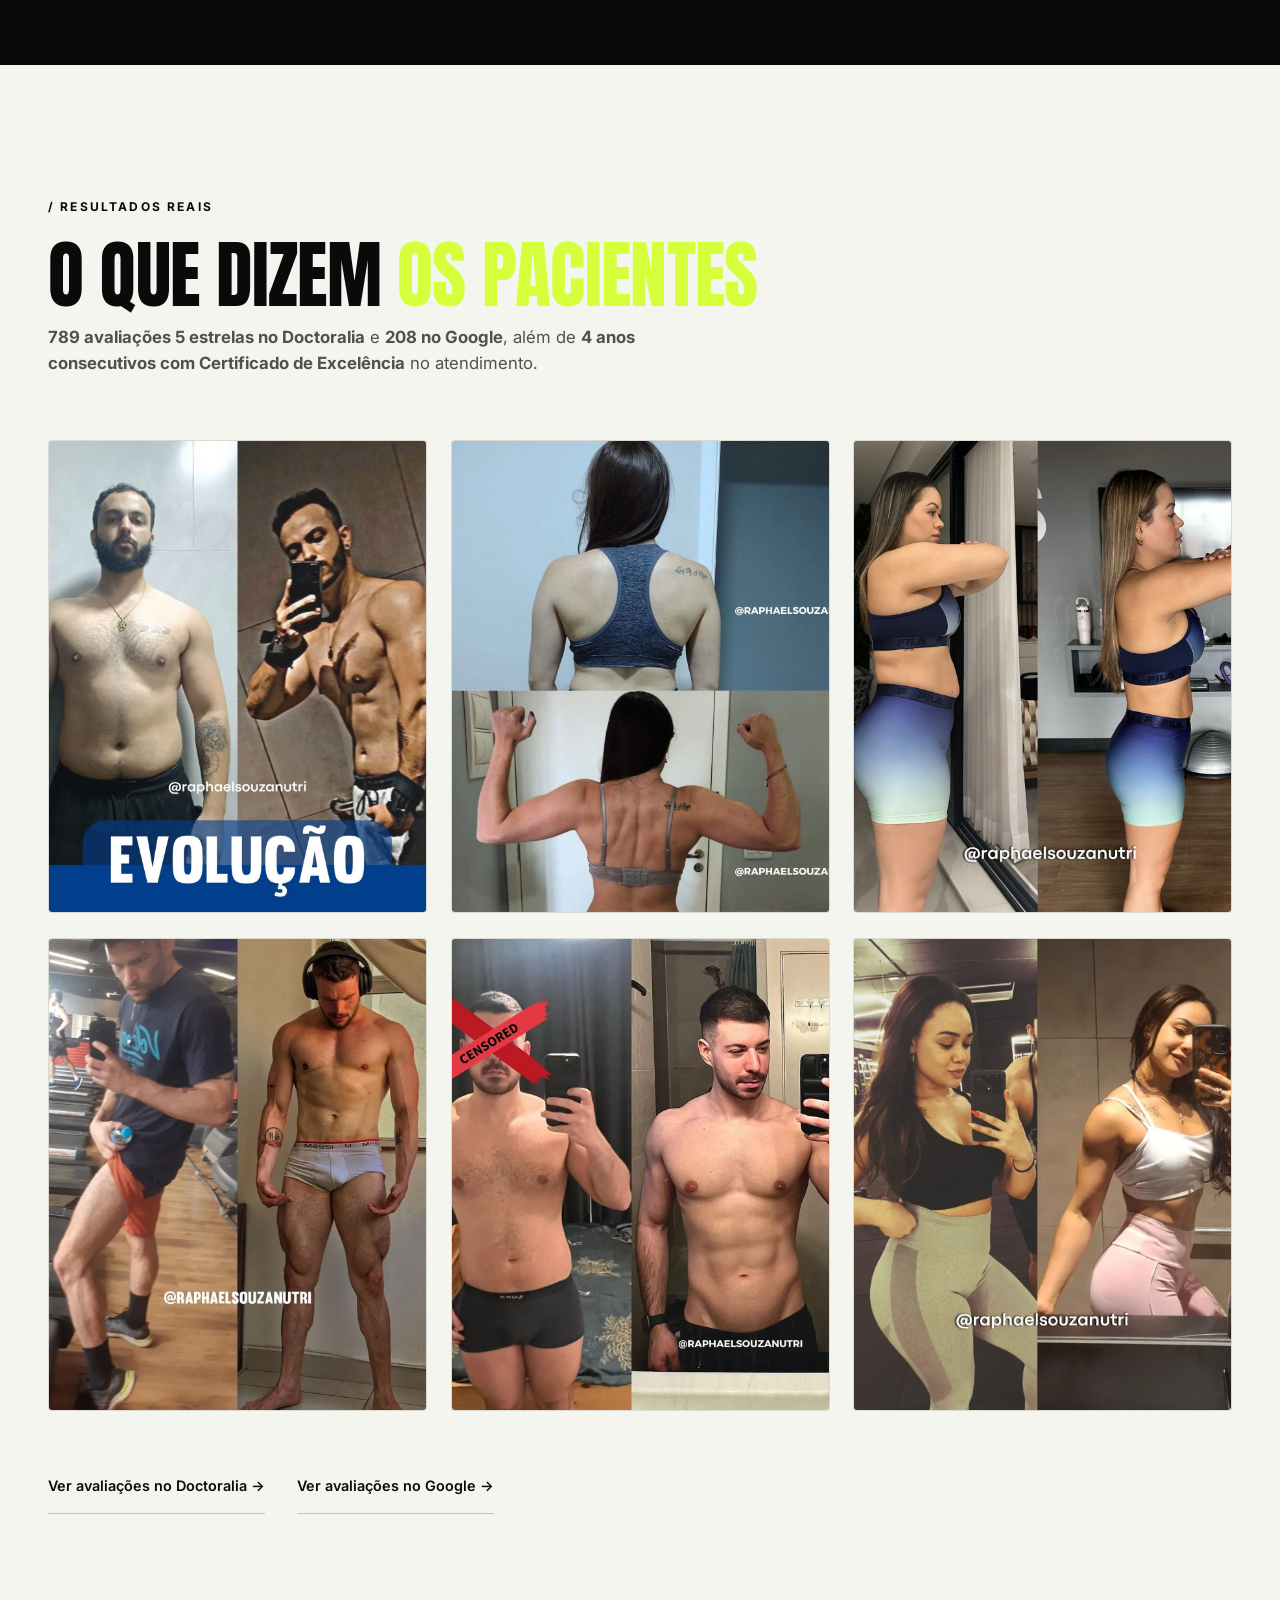
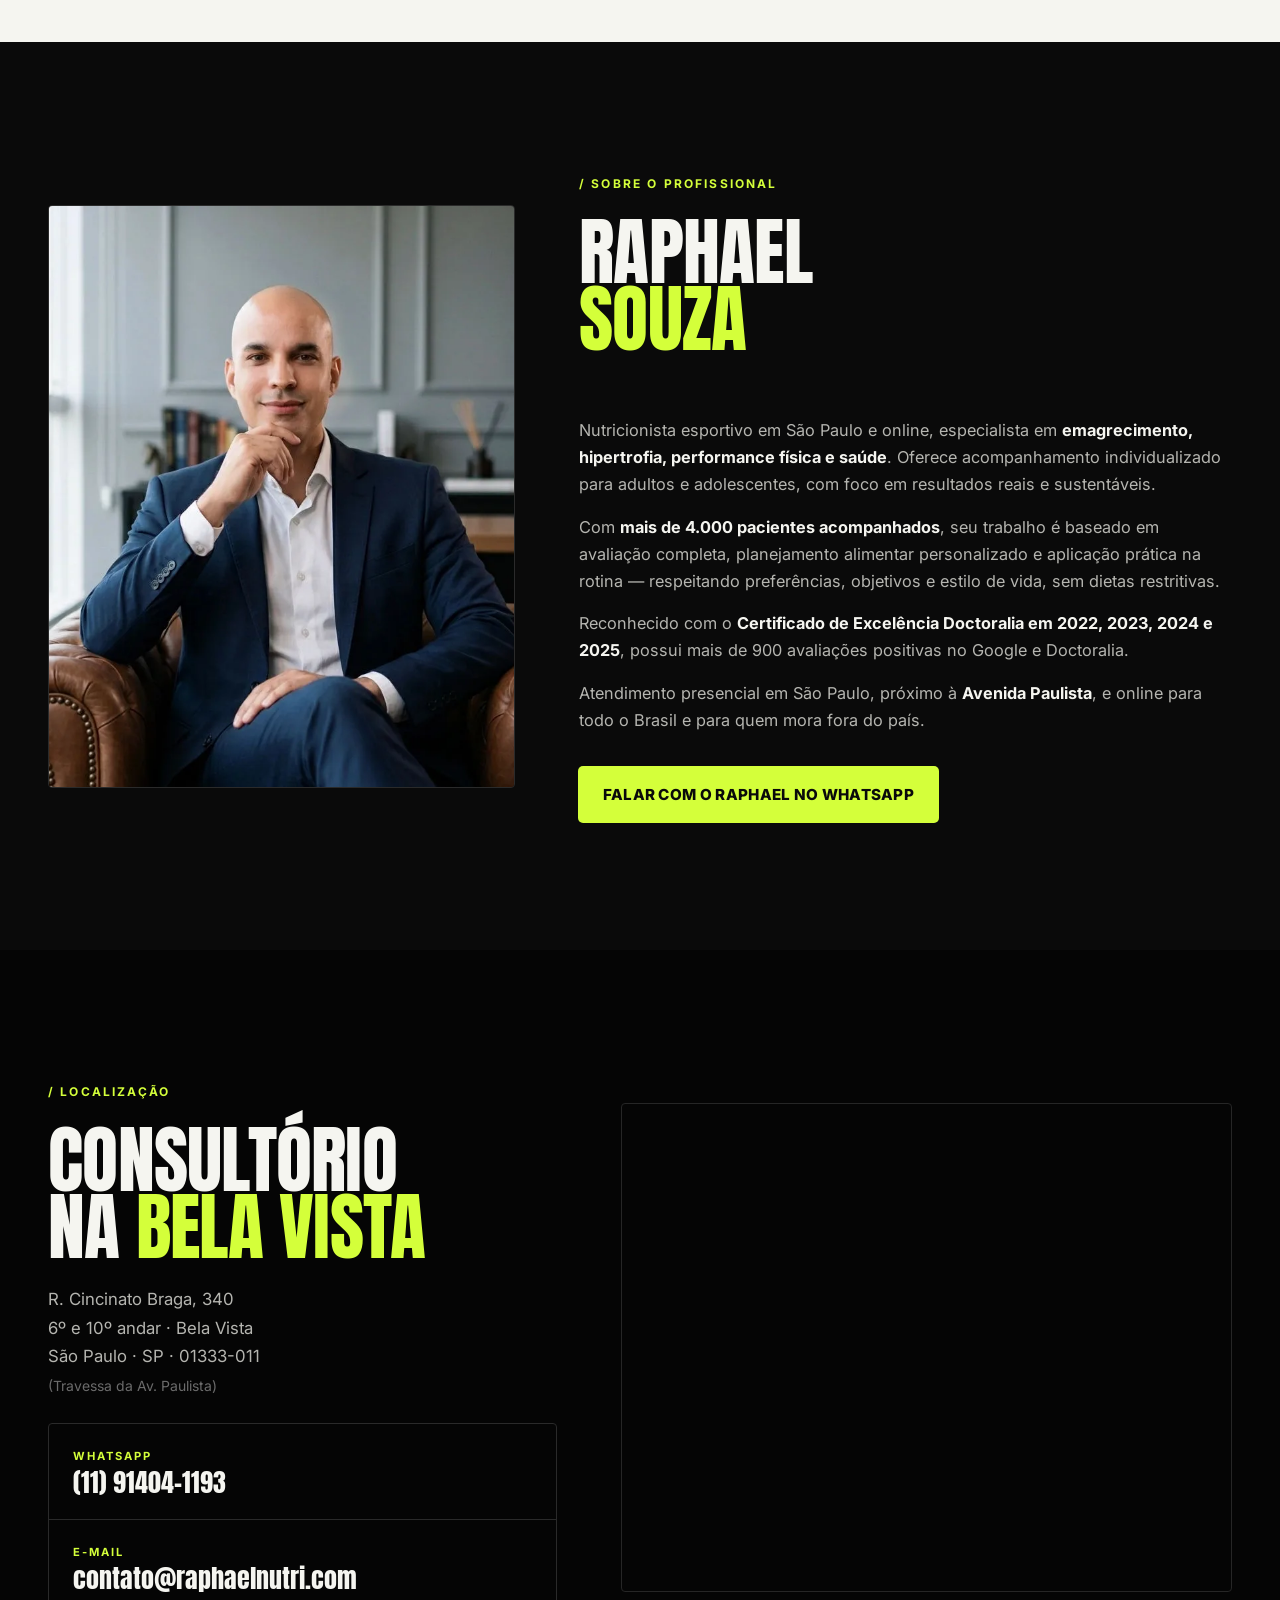
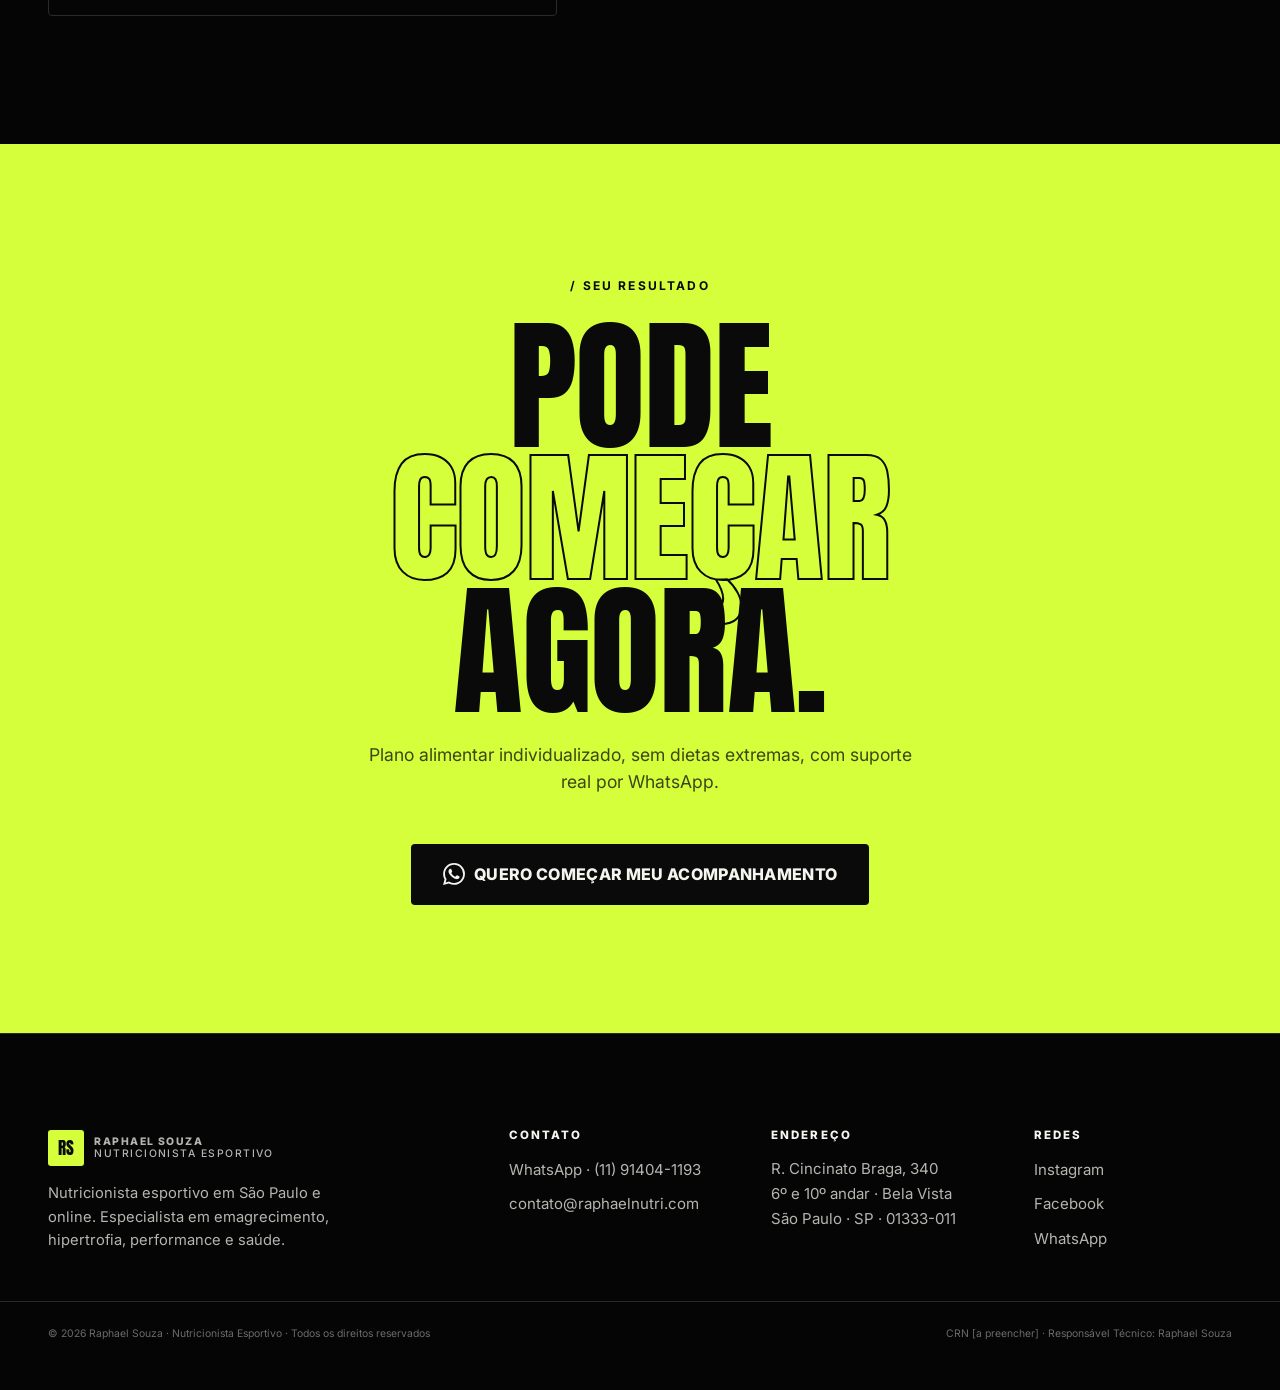
<file: portfolio-sites/nutri/index.html>
<!DOCTYPE html>
<html lang="pt-BR">
<head>
  <meta charset="UTF-8" />
  <meta name="viewport" content="width=device-width, initial-scale=1.0, viewport-fit=cover" />
  <meta name="theme-color" content="#0A0A0A" />

  <title>Raphael Souza · Nutricionista Esportivo em São Paulo e Online</title>
  <meta name="description" content="Acompanhamento nutricional individualizado para emagrecimento, hipertrofia, performance e saúde. Mais de 4.000 pacientes acompanhados. Presencial em São Paulo e online para todo o Brasil." />

  <meta property="og:title" content="Raphael Souza · Nutricionista Esportivo" />
  <meta property="og:description" content="Emagrecimento, hipertrofia e performance com plano alimentar individualizado. Presencial em SP e online." />
  <meta property="og:type" content="website" />
  <meta property="og:locale" content="pt_BR" />

  <link rel="preload" href="assets/raphael.webp" as="image" type="image/webp" />

  <link rel="preconnect" href="https://fonts.googleapis.com" />
  <link rel="preconnect" href="https://fonts.gstatic.com" crossorigin />
  <link rel="preload" href="https://fonts.googleapis.com/css2?family=Anton&family=Inter:wght@400;500;600;700;800&display=swap" as="style" onload="this.onload=null;this.rel='stylesheet'" />
  <noscript><link rel="stylesheet" href="https://fonts.googleapis.com/css2?family=Anton&family=Inter:wght@400;500;600;700;800&display=swap" /></noscript>

  <link rel="stylesheet" href="css/style.css" />

  <script type="application/ld+json">
  {
    "@context": "https://schema.org",
    "@type": "MedicalBusiness",
    "name": "Raphael Souza · Nutricionista Esportivo",
    "image": "assets/raphael.jpg",
    "telephone": "+5511914041193",
    "email": "contato@raphaelnutri.com",
    "url": "https://www.raphaelnutri.com",
    "address": {
      "@type": "PostalAddress",
      "streetAddress": "R. Cincinato Braga, 340 - 6º e 10º andar - Bela Vista",
      "addressLocality": "São Paulo",
      "addressRegion": "SP",
      "postalCode": "01333-011",
      "addressCountry": "BR"
    },
    "medicalSpecialty": "Nutrition",
    "aggregateRating": {
      "@type": "AggregateRating",
      "ratingValue": "5",
      "reviewCount": "997"
    }
  }
  </script>
</head>
<body>

  <!-- HEADER -->
  <header class="site-header" id="siteHeader">
    <div class="container header-inner">
      <a href="#top" class="logo" aria-label="Raphael Souza Nutricionista Esportivo">
        <span class="logo-mark">RS</span>
        <span class="logo-text">
          <span>RAPHAEL SOUZA</span>
          <span>NUTRICIONISTA ESPORTIVO</span>
        </span>
      </a>

      <a href="https://wa.me/message/RY3O3WEX5GZ7P1" class="btn btn-primary btn-sm header-cta" target="_blank" rel="noopener" data-evt="cta_header">
        <svg viewBox="0 0 24 24" fill="currentColor" aria-hidden="true" width="18" height="18"><path d="M17.472 14.382c-.297-.149-1.758-.867-2.03-.967-.273-.099-.471-.148-.67.15-.197.297-.767.966-.94 1.164-.173.199-.347.223-.644.075-.297-.15-1.255-.463-2.39-1.475-.883-.788-1.48-1.761-1.653-2.059-.173-.297-.018-.458.13-.606.134-.133.298-.347.446-.52.149-.174.198-.298.298-.497.099-.198.05-.371-.025-.52-.075-.149-.669-1.612-.916-2.207-.242-.579-.487-.5-.669-.51-.173-.008-.371-.01-.57-.01-.198 0-.52.074-.792.372-.272.297-1.04 1.016-1.04 2.479 0 1.462 1.065 2.875 1.213 3.074.149.198 2.096 3.2 5.077 4.487.709.306 1.262.489 1.694.626.712.226 1.36.194 1.871.118.571-.085 1.758-.719 2.006-1.413.248-.694.248-1.289.173-1.413-.074-.124-.272-.198-.57-.347m-5.421 7.403h-.004a9.87 9.87 0 01-5.031-1.378l-.361-.214-3.741.982.998-3.648-.235-.374a9.86 9.86 0 01-1.51-5.26c.001-5.45 4.436-9.884 9.888-9.884 2.64 0 5.122 1.03 6.988 2.898a9.825 9.825 0 012.893 6.994c-.003 5.45-4.437 9.884-9.885 9.884m8.413-18.297A11.815 11.815 0 0012.05 0C5.495 0 .16 5.335.157 11.892c0 2.096.547 4.142 1.588 5.945L.057 24l6.305-1.654a11.882 11.882 0 005.683 1.448h.005c6.554 0 11.89-5.335 11.893-11.893a11.821 11.821 0 00-3.48-8.413z"/></svg>
        <span>Agendar</span>
      </a>
    </div>
  </header>

  <!-- HERO -->
  <main id="top">
    <section class="hero">
      <div class="hero-bg" aria-hidden="true">
        <div class="hero-bg-grid"></div>
        <div class="hero-bg-noise"></div>
      </div>

      <div class="container hero-inner">
        <div class="hero-copy">
          <div class="hero-tag reveal">
            <span class="dot"></span>
            ATENDENDO PRESENCIAL EM SP E ONLINE
          </div>

          <h1 class="hero-title reveal">
            <span class="line">TRANSFORME</span>
            <span class="line"><em>SEU CORPO.</em></span>
            <span class="line">SUA <mark>SAÚDE.</mark></span>
            <span class="line">SUA <strong>PERFORMANCE.</strong></span>
          </h1>

          <p class="hero-sub reveal">
            Acompanhamento nutricional individualizado
            para <b>emagrecimento</b>, <b>hipertrofia</b>, <b>performance</b> e <b>saúde</b> —
            ajustado à sua rotina, sem restrições desnecessárias.
          </p>

          <div class="hero-cta reveal">
            <a href="https://wa.me/message/RY3O3WEX5GZ7P1" class="btn btn-primary btn-lg" target="_blank" rel="noopener" data-evt="cta_hero">
              <svg viewBox="0 0 24 24" fill="currentColor" aria-hidden="true" width="22" height="22"><path d="M17.472 14.382c-.297-.149-1.758-.867-2.03-.967-.273-.099-.471-.148-.67.15-.197.297-.767.966-.94 1.164-.173.199-.347.223-.644.075-.297-.15-1.255-.463-2.39-1.475-.883-.788-1.48-1.761-1.653-2.059-.173-.297-.018-.458.13-.606.134-.133.298-.347.446-.52.149-.174.198-.298.298-.497.099-.198.05-.371-.025-.52-.075-.149-.669-1.612-.916-2.207-.242-.579-.487-.5-.669-.51-.173-.008-.371-.01-.57-.01-.198 0-.52.074-.792.372-.272.297-1.04 1.016-1.04 2.479 0 1.462 1.065 2.875 1.213 3.074.149.198 2.096 3.2 5.077 4.487.709.306 1.262.489 1.694.626.712.226 1.36.194 1.871.118.571-.085 1.758-.719 2.006-1.413.248-.694.248-1.289.173-1.413-.074-.124-.272-.198-.57-.347m-5.421 7.403h-.004a9.87 9.87 0 01-5.031-1.378l-.361-.214-3.741.982.998-3.648-.235-.374a9.86 9.86 0 01-1.51-5.26c.001-5.45 4.436-9.884 9.888-9.884 2.64 0 5.122 1.03 6.988 2.898a9.825 9.825 0 012.893 6.994c-.003 5.45-4.437 9.884-9.885 9.884m8.413-18.297A11.815 11.815 0 0012.05 0C5.495 0 .16 5.335.157 11.892c0 2.096.547 4.142 1.588 5.945L.057 24l6.305-1.654a11.882 11.882 0 005.683 1.448h.005c6.554 0 11.89-5.335 11.893-11.893a11.821 11.821 0 00-3.48-8.413z"/></svg>
              <span>Agendar meu acompanhamento</span>
            </a>
            <a href="#especialidades" class="btn-ghost">Ver especialidades →</a>
          </div>
        </div>

        <div class="hero-media reveal">
          <div class="hero-photo">
            <!-- PLACEHOLDER: substituir por assets/raphael.jpg (foto vertical do Raphael, fundo escuro/neutro) -->
            <picture>
              <source srcset="assets/raphael.webp" type="image/webp" />
              <img src="assets/raphael.jpg" alt="Nutricionista esportivo Raphael Souza" loading="eager" fetchpriority="high" width="768" height="874" />
            </picture>
            <div class="hero-photo-badge">
              <span class="badge-num">4X</span>
              <span class="badge-text">CERTIFICADO DE EXCELÊNCIA<br/>DOCTORALIA · 2022·23·24·25</span>
            </div>
          </div>
        </div>
      </div>

      <!-- STATS STRIP -->
      <div class="stats-strip">
        <div class="container stats-inner">
          <div class="stat">
            <span class="stat-num" data-count="4000" data-suffix="+">4.000+</span>
            <span class="stat-label">Pacientes acompanhados</span>
          </div>
          <div class="stat">
            <span class="stat-num" data-count="900" data-suffix="+">900+</span>
            <span class="stat-label">Avaliações 5 estrelas</span>
          </div>
          <div class="stat">
            <span class="stat-num">4×</span>
            <span class="stat-label">Certificado de Excelência Doctoralia</span>
          </div>
          <div class="stat">
            <span class="stat-num">100%</span>
            <span class="stat-label">Plano alimentar individualizado</span>
          </div>
        </div>
      </div>
    </section>

    <!-- ESPECIALIDADES -->
    <section class="section section-dark" id="especialidades">
      <div class="container">
        <header class="section-head reveal">
          <span class="eyebrow">/ ESPECIALIDADES</span>
          <h2 class="section-title">ESPECIALIDADES DO<br/><em>NUTRICIONISTA ESPORTIVO</em></h2>
        </header>

        <div class="cards-grid">
          <article class="card reveal">
            <span class="card-num">01</span>
            <h3 class="card-title">Emagrecimento</h3>
            <p>Para quem quer perder gordura e, em paralelo, trabalhar a reeducação alimentar para tornar esse processo prazeroso e, principalmente, sustentável.</p>
          </article>

          <article class="card reveal">
            <span class="card-num">02</span>
            <h3 class="card-title">Hipertrofia</h3>
            <p>Para indivíduos que precisam aumentar massa muscular. A adequação dos macros, micronutrientes e suplementação será vital nessa transformação.</p>
          </article>

          <article class="card reveal">
            <span class="card-num">03</span>
            <h3 class="card-title">Nutrição esportiva / Atletas</h3>
            <p>Para quem busca melhor desempenho e performance de acordo com sua modalidade esportiva, ganho e manutenção de massa muscular e melhora da composição corporal.</p>
          </article>

          <article class="card reveal">
            <span class="card-num">04</span>
            <h3 class="card-title">Tratamento de obesidade</h3>
            <p>A mudança do estilo de vida — reeducação alimentar e atividade física — é a base do tratamento clínico da obesidade, fator de risco para doenças e distúrbios metabólicos.</p>
          </article>

          <article class="card reveal">
            <span class="card-num">05</span>
            <h3 class="card-title">Reeducação alimentar</h3>
            <p>Transforme sua relação com a comida. Um estilo de vida saudável é possível, sem dietas extremas. Você aprende a fazer escolhas inteligentes e a construir novos hábitos.</p>
          </article>

          <article class="card reveal card-highlight">
            <span class="card-num">06</span>
            <span class="card-tag">EM ALTA</span>
            <h3 class="card-title">Mounjaro e Ozempic</h3>
            <p>Acompanhamento para potencializar o emagrecimento com segurança. Estratégias para preservar massa muscular, reduzir efeitos colaterais e garantir resultados consistentes e duradouros.</p>
          </article>

          <article class="card reveal">
            <span class="card-num">07</span>
            <h3 class="card-title">Adolescentes e jovens</h3>
            <p>A adolescência é cheia de desafios alimentares: dieta pobre em nutrientes, refrigerantes e ultraprocessados. Acompanhamento focado em educar e formar bons hábitos.</p>
          </article>

          <article class="card reveal">
            <span class="card-num">08</span>
            <h3 class="card-title">Exame de Bioimpedância</h3>
            <p>Análise completa do seu peso: ossos, água corporal, percentual de gordura, massa magra, taxa metabólica basal e idade metabólica.</p>
          </article>

          <article class="card reveal">
            <span class="card-num">09</span>
            <h3 class="card-title">Dieta individualizada</h3>
            <p>Plano alimentar 100% personalizado e sustentável, sem restrições extremas — pensado para respeitar sua rotina, preferências, cultura e objetivos.</p>
          </article>
        </div>
      </div>
    </section>

    <!-- MOTIVOS -->
    <section class="section section-accent">
      <div class="container">
        <header class="section-head reveal">
          <span class="eyebrow eyebrow-dark">/ POR QUE AGENDAR</span>
          <h2 class="section-title section-title-dark">
            4 MOTIVOS PARA AGENDAR<br/>
            COM QUEM JÁ TRANSFORMOU <em>+4 MIL VIDAS</em>
          </h2>
        </header>

        <div class="motivos">
          <article class="motivo reveal">
            <span class="motivo-num">01</span>
            <div>
              <h3>Dieta flexível</h3>
              <p>Prescrições não restritivas, com comida de verdade. Todos os planos priorizam os alimentos que devem fazer parte da base da sua alimentação — fornecendo todos os nutrientes que o corpo precisa.</p>
            </div>
          </article>

          <article class="motivo reveal">
            <span class="motivo-num">02</span>
            <div>
              <h3>Atendimento humanizado</h3>
              <p>Procuro entender a necessidade e a realidade de cada paciente. Antes de estruturar a dieta, definimos juntos a melhor estratégia — gerando melhor adesão e, consequentemente, melhor resultado.</p>
            </div>
          </article>

          <article class="motivo reveal">
            <span class="motivo-num">03</span>
            <div>
              <h3>Sem terrorismo nutricional</h3>
              <p>Chega de papo de que carboidrato à noite engorda, que pão engorda, que glúten faz mal. Nutrição não é sobre comer menos — é sobre comer melhor e encontrar equilíbrio nas escolhas.</p>
            </div>
          </article>

          <article class="motivo reveal">
            <span class="motivo-num">04</span>
            <div>
              <h3>Consulta + acompanhamento</h3>
              <p>Plano alimentar individualizado entregue na consulta. App do paciente com plano, orientações e metas no celular. Suporte por WhatsApp para dúvidas e ajustes — garantindo que você não fique sem direção.</p>
            </div>
          </article>
        </div>
      </div>
    </section>

    <!-- COMO FUNCIONA -->
    <section class="section section-dark" id="como-funciona">
      <div class="container">
        <header class="section-head reveal">
          <span class="eyebrow">/ COMO FUNCIONA</span>
          <h2 class="section-title">ESCOLHA O FORMATO<br/>DO SEU <em>ACOMPANHAMENTO</em></h2>
          <p class="section-sub">Consulta presencial em São Paulo ou online. Acompanhamento mensal, trimestral ou semestral.</p>
        </header>

        <div class="modalidades">
          <article class="modalidade reveal">
            <header>
              <span class="modalidade-tag">ONLINE</span>
              <h3>Acompanhamento Nutricional Online</h3>
              <p class="modalidade-sub">Para todo o Brasil e quem mora fora do país.</p>
            </header>
            <ul class="check-list">
              <li>Anamnese via questionário</li>
              <li>Consulta online ao vivo</li>
              <li>Avaliação física, fotos e medidas</li>
              <li>Planejamento alimentar individualizado, considerando rotina, preferências e objetivos</li>
              <li>Planejamento entregue na consulta</li>
              <li>Estratégias e metas</li>
              <li>Acompanhamento via WhatsApp</li>
              <li>App para acessar o seu plano de onde estiver</li>
            </ul>
            <a href="https://wa.me/message/RY3O3WEX5GZ7P1" class="btn btn-primary btn-block" target="_blank" rel="noopener" data-evt="cta_online">
              Quero o acompanhamento online
            </a>
          </article>

          <article class="modalidade modalidade-featured reveal">
            <header>
              <span class="modalidade-tag">PRESENCIAL · SP</span>
              <h3>Acompanhamento Nutricional Presencial</h3>
              <p class="modalidade-sub">Consultório na Bela Vista, travessa da Av. Paulista.</p>
            </header>
            <ul class="check-list">
              <li>Anamnese via questionário</li>
              <li>Consulta presencial</li>
              <li><b>Exame de Bioimpedância incluso</b></li>
              <li>Planejamento alimentar individualizado, considerando rotina, preferências e objetivos</li>
              <li>Planejamento entregue na consulta</li>
              <li>Estratégias e metas</li>
              <li>Acompanhamento via WhatsApp</li>
              <li>App para acessar o seu plano de onde estiver</li>
            </ul>
            <a href="https://wa.me/message/RY3O3WEX5GZ7P1" class="btn btn-primary btn-block" target="_blank" rel="noopener" data-evt="cta_presencial">
              Quero o acompanhamento presencial
            </a>
          </article>
        </div>
      </div>
    </section>

    <!-- RESULTADOS / DEPOIMENTOS -->
    <section class="section section-light" id="resultados">
      <div class="container">
        <header class="section-head reveal">
          <span class="eyebrow eyebrow-dark">/ RESULTADOS REAIS</span>
          <h2 class="section-title section-title-dark">
            O QUE DIZEM <em>OS PACIENTES</em>
          </h2>
          <p class="section-sub section-sub-dark">
            <b>789 avaliações 5 estrelas no Doctoralia</b> e <b>208 no Google</b>,
            além de <b>4 anos consecutivos com Certificado de Excelência</b> no atendimento.
          </p>
        </header>

        <div class="depoimentos-grid">
          <!-- PLACEHOLDER: substituir por prints reais de depoimentos (Doctoralia/Google).
               Use imagens .jpg/.png otimizadas em assets/depoimentos/dep-01.jpg, dep-02.jpg, etc. -->
          <figure class="depoimento reveal">
            <picture>
              <source srcset="assets/depoimentos/dep-01.webp" type="image/webp" />
              <img src="assets/depoimentos/dep-01.jpg" alt="Depoimento de paciente" loading="lazy" decoding="async" width="1200" height="1456" />
            </picture>
          </figure>
          <figure class="depoimento reveal">
            <picture>
              <source srcset="assets/depoimentos/dep-02.webp" type="image/webp" />
              <img src="assets/depoimentos/dep-02.jpg" alt="Depoimento de paciente" loading="lazy" decoding="async" width="1200" height="1455" />
            </picture>
          </figure>
          <figure class="depoimento reveal">
            <picture>
              <source srcset="assets/depoimentos/dep-03.webp" type="image/webp" />
              <img src="assets/depoimentos/dep-03.jpg" alt="Depoimento de paciente" loading="lazy" decoding="async" width="1200" height="1455" />
            </picture>
          </figure>
          <figure class="depoimento reveal">
            <picture>
              <source srcset="assets/depoimentos/dep-04.webp" type="image/webp" />
              <img src="assets/depoimentos/dep-04.jpg" alt="Depoimento de paciente" loading="lazy" decoding="async" width="1200" height="1455" />
            </picture>
          </figure>
          <figure class="depoimento reveal">
            <picture>
              <source srcset="assets/depoimentos/dep-05.webp" type="image/webp" />
              <img src="assets/depoimentos/dep-05.jpg" alt="Depoimento de paciente" loading="lazy" decoding="async" width="1200" height="1455" />
            </picture>
          </figure>
          <figure class="depoimento reveal">
            <picture>
              <source srcset="assets/depoimentos/dep-06.webp" type="image/webp" />
              <img src="assets/depoimentos/dep-06.jpg" alt="Depoimento de paciente" loading="lazy" decoding="async" width="1055" height="1280" />
            </picture>
          </figure>
        </div>

        <div class="reviews-ctas reveal">
          <a href="https://www.doctoralia.com.br/" target="_blank" rel="noopener" class="btn-ghost btn-ghost-dark">Ver avaliações no Doctoralia →</a>
          <a href="https://www.google.com/search?q=Raphael+Souza+Nutricionista" target="_blank" rel="noopener" class="btn-ghost btn-ghost-dark">Ver avaliações no Google →</a>
        </div>
      </div>
    </section>

    <!-- SOBRE -->
    <section class="section section-dark" id="sobre">
      <div class="container sobre-grid">
        <div class="sobre-media reveal">
          <!-- PLACEHOLDER: pode reusar assets/raphael.jpg ou usar uma foto secundária em assets/raphael-2.jpg -->
          <picture>
            <source srcset="assets/raphael.webp" type="image/webp" />
            <img src="assets/raphael.jpg" alt="Raphael Souza · Nutricionista Esportivo" loading="lazy" decoding="async" width="768" height="874" />
          </picture>
        </div>

        <div class="sobre-copy">
          <header class="section-head reveal">
            <span class="eyebrow">/ SOBRE O PROFISSIONAL</span>
            <h2 class="section-title">RAPHAEL<br/><em>SOUZA</em></h2>
          </header>

          <div class="sobre-text reveal">
            <p>Nutricionista esportivo em São Paulo e online, especialista em <b>emagrecimento, hipertrofia, performance física e saúde</b>. Oferece acompanhamento individualizado para adultos e adolescentes, com foco em resultados reais e sustentáveis.</p>
            <p>Com <b>mais de 4.000 pacientes acompanhados</b>, seu trabalho é baseado em avaliação completa, planejamento alimentar personalizado e aplicação prática na rotina — respeitando preferências, objetivos e estilo de vida, sem dietas restritivas.</p>
            <p>Reconhecido com o <b>Certificado de Excelência Doctoralia em 2022, 2023, 2024 e 2025</b>, possui mais de 900 avaliações positivas no Google e Doctoralia.</p>
            <p>Atendimento presencial em São Paulo, próximo à <b>Avenida Paulista</b>, e online para todo o Brasil e para quem mora fora do país.</p>
          </div>

          <a href="https://wa.me/message/RY3O3WEX5GZ7P1" class="btn btn-primary" target="_blank" rel="noopener" data-evt="cta_sobre">
            Falar com o Raphael no WhatsApp
          </a>
        </div>
      </div>
    </section>

    <!-- LOCALIZAÇÃO -->
    <section class="section section-darker" id="localizacao">
      <div class="container loc-grid">
        <div class="loc-copy reveal">
          <span class="eyebrow">/ LOCALIZAÇÃO</span>
          <h2 class="section-title">CONSULTÓRIO<br/>NA <em>BELA VISTA</em></h2>
          <address>
            R. Cincinato Braga, 340<br/>
            6º e 10º andar · Bela Vista<br/>
            São Paulo · SP · 01333-011<br/>
            <small>(Travessa da Av. Paulista)</small>
          </address>

          <div class="contact-block">
            <a href="https://wa.me/message/RY3O3WEX5GZ7P1" target="_blank" rel="noopener" data-evt="cta_loc_whats">
              <span class="contact-label">WhatsApp</span>
              <span class="contact-value">(11) 91404-1193</span>
            </a>
            <a href="mailto:contato@raphaelnutri.com">
              <span class="contact-label">E-mail</span>
              <span class="contact-value">contato@raphaelnutri.com</span>
            </a>
          </div>
        </div>

        <div class="loc-map reveal">
          <iframe
            src="https://www.google.com/maps?q=R.+Cincinato+Braga,+340,+Bela+Vista,+S%C3%A3o+Paulo&output=embed"
            loading="lazy"
            referrerpolicy="no-referrer-when-downgrade"
            title="Mapa do consultório · R. Cincinato Braga, 340"></iframe>
        </div>
      </div>
    </section>

    <!-- CTA FINAL -->
    <section class="section section-cta">
      <div class="container cta-inner reveal">
        <span class="eyebrow eyebrow-dark">/ SEU RESULTADO</span>
        <h2 class="cta-title">
          PODE<br/><em>COMEÇAR</em><br/>AGORA.
        </h2>
        <p class="cta-sub">Plano alimentar individualizado, sem dietas extremas, com suporte real por WhatsApp.</p>
        <a href="https://wa.me/message/RY3O3WEX5GZ7P1" class="btn btn-dark btn-lg" target="_blank" rel="noopener" data-evt="cta_final">
          <svg viewBox="0 0 24 24" fill="currentColor" aria-hidden="true" width="22" height="22"><path d="M17.472 14.382c-.297-.149-1.758-.867-2.03-.967-.273-.099-.471-.148-.67.15-.197.297-.767.966-.94 1.164-.173.199-.347.223-.644.075-.297-.15-1.255-.463-2.39-1.475-.883-.788-1.48-1.761-1.653-2.059-.173-.297-.018-.458.13-.606.134-.133.298-.347.446-.52.149-.174.198-.298.298-.497.099-.198.05-.371-.025-.52-.075-.149-.669-1.612-.916-2.207-.242-.579-.487-.5-.669-.51-.173-.008-.371-.01-.57-.01-.198 0-.52.074-.792.372-.272.297-1.04 1.016-1.04 2.479 0 1.462 1.065 2.875 1.213 3.074.149.198 2.096 3.2 5.077 4.487.709.306 1.262.489 1.694.626.712.226 1.36.194 1.871.118.571-.085 1.758-.719 2.006-1.413.248-.694.248-1.289.173-1.413-.074-.124-.272-.198-.57-.347m-5.421 7.403h-.004a9.87 9.87 0 01-5.031-1.378l-.361-.214-3.741.982.998-3.648-.235-.374a9.86 9.86 0 01-1.51-5.26c.001-5.45 4.436-9.884 9.888-9.884 2.64 0 5.122 1.03 6.988 2.898a9.825 9.825 0 012.893 6.994c-.003 5.45-4.437 9.884-9.885 9.884m8.413-18.297A11.815 11.815 0 0012.05 0C5.495 0 .16 5.335.157 11.892c0 2.096.547 4.142 1.588 5.945L.057 24l6.305-1.654a11.882 11.882 0 005.683 1.448h.005c6.554 0 11.89-5.335 11.893-11.893a11.821 11.821 0 00-3.48-8.413z"/></svg>
          Quero começar meu acompanhamento
        </a>
      </div>
    </section>
  </main>

  <!-- FOOTER -->
  <footer class="site-footer">
    <div class="container footer-grid">
      <div class="footer-brand">
        <div class="logo logo-footer">
          <span class="logo-mark">RS</span>
          <span class="logo-text">
            <span>RAPHAEL SOUZA</span>
            <span>NUTRICIONISTA ESPORTIVO</span>
          </span>
        </div>
        <p class="footer-bio">Nutricionista esportivo em São Paulo e online. Especialista em emagrecimento, hipertrofia, performance e saúde.</p>
      </div>

      <div class="footer-col">
        <h4>Contato</h4>
        <ul>
          <li><a href="https://wa.me/message/RY3O3WEX5GZ7P1" target="_blank" rel="noopener">WhatsApp · (11) 91404-1193</a></li>
          <li><a href="mailto:contato@raphaelnutri.com">contato@raphaelnutri.com</a></li>
        </ul>
      </div>

      <div class="footer-col">
        <h4>Endereço</h4>
        <address>
          R. Cincinato Braga, 340<br/>
          6º e 10º andar · Bela Vista<br/>
          São Paulo · SP · 01333-011
        </address>
      </div>

      <div class="footer-col">
        <h4>Redes</h4>
        <ul>
          <li><a href="https://www.instagram.com/raphaelsouzanutri/" target="_blank" rel="noopener">Instagram</a></li>
          <li><a href="https://www.facebook.com/nutriraphaelsouza" target="_blank" rel="noopener">Facebook</a></li>
          <li><a href="https://wa.me/message/RY3O3WEX5GZ7P1" target="_blank" rel="noopener">WhatsApp</a></li>
        </ul>
      </div>
    </div>

    <div class="footer-bottom">
      <div class="container footer-bottom-inner">
        <small>© <span id="year">2026</span> Raphael Souza · Nutricionista Esportivo · Todos os direitos reservados</small>
        <small>CRN [a preencher] · Responsável Técnico: Raphael Souza</small>
      </div>
    </div>
  </footer>

  <!-- STICKY MOBILE CTA -->
  <a href="https://wa.me/message/RY3O3WEX5GZ7P1" class="sticky-cta" target="_blank" rel="noopener" data-evt="cta_sticky" aria-label="Falar no WhatsApp">
    <svg viewBox="0 0 24 24" fill="currentColor" aria-hidden="true" width="22" height="22"><path d="M17.472 14.382c-.297-.149-1.758-.867-2.03-.967-.273-.099-.471-.148-.67.15-.197.297-.767.966-.94 1.164-.173.199-.347.223-.644.075-.297-.15-1.255-.463-2.39-1.475-.883-.788-1.48-1.761-1.653-2.059-.173-.297-.018-.458.13-.606.134-.133.298-.347.446-.52.149-.174.198-.298.298-.497.099-.198.05-.371-.025-.52-.075-.149-.669-1.612-.916-2.207-.242-.579-.487-.5-.669-.51-.173-.008-.371-.01-.57-.01-.198 0-.52.074-.792.372-.272.297-1.04 1.016-1.04 2.479 0 1.462 1.065 2.875 1.213 3.074.149.198 2.096 3.2 5.077 4.487.709.306 1.262.489 1.694.626.712.226 1.36.194 1.871.118.571-.085 1.758-.719 2.006-1.413.248-.694.248-1.289.173-1.413-.074-.124-.272-.198-.57-.347m-5.421 7.403h-.004a9.87 9.87 0 01-5.031-1.378l-.361-.214-3.741.982.998-3.648-.235-.374a9.86 9.86 0 01-1.51-5.26c.001-5.45 4.436-9.884 9.888-9.884 2.64 0 5.122 1.03 6.988 2.898a9.825 9.825 0 012.893 6.994c-.003 5.45-4.437 9.884-9.885 9.884m8.413-18.297A11.815 11.815 0 0012.05 0C5.495 0 .16 5.335.157 11.892c0 2.096.547 4.142 1.588 5.945L.057 24l6.305-1.654a11.882 11.882 0 005.683 1.448h.005c6.554 0 11.89-5.335 11.893-11.893a11.821 11.821 0 00-3.48-8.413z"/></svg>
    <span class="sticky-cta-text">Agendar no WhatsApp</span>
  </a>

  <script src="js/main.js" defer></script>
</body>
</html>
</file>
<file: portfolio-sites/escrita-viva/css/style.css>
/* ======================================================================
   CURSO ESCRITA VIVA — PROFESSORA AURORA
   Design System — Literário · Aconchegante · Editorial
   ====================================================================== */

:root {
  --c-paper:        #FAF6F0;
  --c-paper-2:      #F0E9DF;
  --c-paper-3:      #E8DDD0;
  --c-ink:          #2C1A0E;
  --c-ink-2:        #3D2416;
  --c-mute:         #7A6358;
  --c-mute-light:   #A08878;
  --c-accent:       #B8860B;
  --c-accent-dark:  #8B6508;
  --c-warm:         #8B4513;
  --c-cream:        #EDE0CC;
  --c-cream-dark:   #D4C0A0;
  --c-line:         #DDD0BC;

  --f-display: "Playfair Display", Georgia, serif;
  --f-fell:    "IM Fell English", Georgia, serif;
  --f-body:    "Lato", system-ui, sans-serif;

  --s-1: 0.25rem; --s-2: 0.5rem;  --s-3: 0.75rem; --s-4: 1rem;
  --s-5: 1.5rem;  --s-6: 2rem;    --s-7: 3rem;    --s-8: 4rem;
  --s-9: 6rem;    --s-10: 8rem;

  --container: 1160px;
  --radius:    6px;
  --radius-md: 10px;
  --radius-lg: 16px;

  --ease:     cubic-bezier(.25,.46,.45,.94);
  --ease-out: cubic-bezier(.16,1,.3,1);
  --t-fast:   .18s;
  --t-med:    .32s;
  --t-slow:   .6s;
}

/* ======================================================================
   Reset
   ====================================================================== */
*, *::before, *::after { box-sizing: border-box; }
* { margin: 0; padding: 0; }
html { -webkit-text-size-adjust: 100%; scroll-behavior: smooth; overflow-x: clip; }
body {
  font-family: var(--f-body);
  font-size: 1.0625rem;
  line-height: 1.75;
  color: var(--c-ink);
  background: var(--c-paper);
  overflow-x: clip;
  -webkit-font-smoothing: antialiased;
}
img  { display: block; max-width: 100%; height: auto; }
a    { color: inherit; text-decoration: none; }
ul   { list-style: none; }
button, summary { font-family: var(--f-body); cursor: pointer; }
summary { list-style: none; }
summary::-webkit-details-marker { display: none; }

/* ======================================================================
   Layout
   ====================================================================== */
.container   { width: 100%; max-width: var(--container); margin-inline: auto; padding-inline: var(--s-5); }
.section-pad { padding-block: var(--s-9); }
.section-alt { background-color: var(--c-paper-2); }

/* ======================================================================
   Typography
   ====================================================================== */
h1, h2 { font-family: var(--f-display); font-weight: 600; line-height: 1.15; color: var(--c-ink); }
h3      { font-size: 1.0625rem; font-family: var(--f-body); font-weight: 700; margin-bottom: var(--s-1); color: var(--c-ink); }
p       { color: var(--c-mute); max-width: 62ch; }
p + p   { margin-top: var(--s-4); }

.section-tag {
  display: inline-block;
  font-family: var(--f-body);
  font-size: 0.6875rem;
  font-weight: 700;
  letter-spacing: 0.15em;
  text-transform: uppercase;
  color: var(--c-accent);
  margin-bottom: var(--s-4);
}

.section-headline {
  font-size: clamp(1.75rem, 3.5vw, 2.5rem);
  margin-bottom: var(--s-5);
  line-height: 1.18;
}

/* ======================================================================
   Buttons
   ====================================================================== */
.btn {
  display: inline-flex;
  align-items: center;
  justify-content: center;
  gap: var(--s-2);
  padding: 0.9375rem 2rem;
  border-radius: var(--radius);
  font-family: var(--f-body);
  font-size: 0.9375rem;
  font-weight: 700;
  letter-spacing: 0.015em;
  line-height: 1;
  cursor: pointer;
  border: 2px solid transparent;
  transition: background-color var(--t-fast) var(--ease), border-color var(--t-fast) var(--ease), color var(--t-fast) var(--ease), transform var(--t-fast) var(--ease);
  white-space: nowrap;
  user-select: none;
}
.btn:active { transform: translateY(1px) scale(0.988); }

.btn-primary { background-color: var(--c-ink); color: var(--c-paper); border-color: var(--c-ink); }
.btn-primary:hover { background-color: var(--c-warm); border-color: var(--c-warm); }

.btn-accent { background-color: var(--c-accent); color: #fff; border-color: var(--c-accent); }
.btn-accent:hover { background-color: var(--c-accent-dark); border-color: var(--c-accent-dark); }

.btn-sm { padding: 0.625rem 1.25rem; font-size: 0.875rem; }
.btn-block { display: flex; width: 100%; }

/* ======================================================================
   Reveal
   ====================================================================== */
.reveal {
  opacity: 0;
  transform: translateY(28px);
  transition: opacity var(--t-slow) var(--ease-out), transform var(--t-slow) var(--ease-out);
}
.reveal.is-visible { opacity: 1; transform: translateY(0); }
.reveal-delay-1.is-visible { transition-delay: 0.13s; }
.reveal-delay-2.is-visible { transition-delay: 0.26s; }

/* ======================================================================
   Header
   ====================================================================== */
.site-header {
  position: fixed;
  inset-block-start: 0;
  inset-inline: 0;
  z-index: 100;
  background-color: transparent;
  transition: background-color var(--t-med) var(--ease), box-shadow var(--t-med) var(--ease);
}
.site-header.scrolled {
  background-color: rgba(250,246,240,.95);
  backdrop-filter: blur(10px);
  -webkit-backdrop-filter: blur(10px);
  box-shadow: 0 1px 0 var(--c-line);
}
.header-inner {
  display: flex;
  align-items: center;
  justify-content: space-between;
  height: 68px;
}
.logo { display: flex; flex-direction: column; gap: 2px; }
.logo-name {
  font-family: var(--f-display);
  font-size: 1.25rem;
  font-weight: 600;
  color: var(--c-ink);
  line-height: 1;
}
.logo-sub {
  font-size: 0.625rem;
  font-weight: 700;
  letter-spacing: 0.1em;
  text-transform: uppercase;
  color: var(--c-mute);
}

/* ======================================================================
   Hero
   ====================================================================== */
.hero {
  min-height: 100dvh;
  display: flex;
  flex-direction: column;
  justify-content: center;
  padding-block: calc(68px + var(--s-8)) var(--s-6);
  position: relative;
  overflow-x: clip;
}

/* Paper lined texture */
.hero-paper-lines {
  position: absolute;
  inset: 0;
  background-image:
    linear-gradient(rgba(184,134,11,.045) 1px, transparent 1px);
  background-size: 100% 36px;
  pointer-events: none;
  opacity: 0.6;
}

.hero-ink-blob {
  position: absolute;
  top: 10%;
  right: -8%;
  width: 560px;
  height: 560px;
  background: radial-gradient(ellipse 65% 70% at 60% 40%, rgba(237,224,204,.7) 0%, transparent 70%);
  pointer-events: none;
}

.hero-inner {
  display: grid;
  grid-template-columns: 1.1fr 0.9fr;
  gap: var(--s-8);
  align-items: center;
  position: relative;
}

.hero-tag {
  display: inline-flex;
  align-items: center;
  gap: var(--s-2);
  font-size: 0.6875rem;
  font-weight: 700;
  letter-spacing: 0.14em;
  text-transform: uppercase;
  color: var(--c-accent);
  margin-bottom: var(--s-5);
}
.hero-tag-dot {
  width: 6px;
  height: 6px;
  border-radius: 50%;
  background: var(--c-accent);
  animation: pulse-dot 2s ease-in-out infinite;
}
@keyframes pulse-dot {
  0%, 100% { opacity: 1; transform: scale(1); }
  50%       { opacity: 0.5; transform: scale(0.7); }
}

.hero-headline {
  font-size: clamp(2.25rem, 5vw, 3.625rem);
  line-height: 1.1;
  margin-bottom: var(--s-5);
  letter-spacing: -0.015em;
}

.typewriter-wrap {
  display: block;
  min-height: 1.2em;
}
.typewriter-word {
  font-style: italic;
  color: var(--c-accent);
}
.cursor {
  display: inline-block;
  color: var(--c-accent);
  font-weight: 300;
  animation: blink 0.9s step-end infinite;
  margin-left: 1px;
}
@keyframes blink {
  0%, 100% { opacity: 1; }
  50%       { opacity: 0; }
}

.hero-sub {
  font-size: 1.0625rem;
  color: var(--c-mute);
  max-width: 50ch;
  margin-bottom: var(--s-6);
  line-height: 1.75;
}

.hero-actions {
  display: flex;
  align-items: center;
  gap: var(--s-4);
  flex-wrap: wrap;
}
.hero-btn { padding: 1.0625rem 2rem; font-size: 1rem; }
.hero-installment {
  font-size: 0.875rem;
  color: var(--c-mute);
}

.hero-trust {
  display: flex;
  align-items: center;
  flex-wrap: wrap;
  gap: var(--s-2) var(--s-3);
  margin-top: var(--s-5);
  font-size: 0.8125rem;
  color: var(--c-mute-light);
}
.hero-trust .sep { color: var(--c-cream-dark); }

/* ── Manuscript visual ── */
.hero-visual { position: relative; padding-bottom: var(--s-5); }

.manuscript { position: relative; }

.manuscript-paper {
  background: #fff;
  border: 1px solid var(--c-cream-dark);
  border-radius: var(--radius-md);
  padding: var(--s-6) var(--s-6) var(--s-7);
  position: relative;
  overflow: hidden;
  min-height: 380px;
  /* Pilha de folhas: sombras escalonadas simulando páginas abaixo */
  box-shadow:
    4px 4px 0 1px var(--c-cream-dark),
    8px 8px 0 1px var(--c-cream),
    0 20px 48px rgba(44,26,14,.14),
    0 4px 12px rgba(44,26,14,.08);
  /* Linhas de papel */
  background-image: linear-gradient(rgba(184,134,11,.07) 1px, transparent 1px);
  background-size: 100% 32px;
  background-position: 0 72px;
}

.ms-header {
  display: flex;
  align-items: baseline;
  justify-content: space-between;
  margin-bottom: var(--s-4);
  position: relative;
  z-index: 1;
}

.ms-label {
  font-family: var(--f-body);
  font-size: 0.6875rem;
  font-weight: 700;
  letter-spacing: 0.14em;
  text-transform: uppercase;
  color: var(--c-mute-light);
}

.ms-chapter {
  font-family: var(--f-display);
  font-style: italic;
  font-size: 0.9375rem;
  color: var(--c-accent);
}

.ms-rule {
  height: 1px;
  background: linear-gradient(90deg, var(--c-accent) 0%, transparent 100%);
  margin-bottom: var(--s-5);
  opacity: 0.35;
  position: relative;
  z-index: 1;
}

.ms-body {
  position: relative;
  z-index: 1;
  min-height: 200px;
}

.ms-text {
  font-family: var(--f-display);
  font-style: italic;
  font-size: 1.0625rem;
  line-height: 2;        /* alinha com as linhas de papel */
  color: var(--c-ink);
  max-width: none;
  white-space: pre-wrap;
  word-break: break-word;
}

.ms-cursor {
  display: inline-block;
  color: var(--c-accent);
  font-size: 1.0625rem;
  font-weight: 300;
  animation: blink 0.9s step-end infinite;
  margin-left: 1px;
  vertical-align: baseline;
}

.ms-watermark {
  position: absolute;
  bottom: var(--s-4);
  right: var(--s-4);
  width: 56px;
  height: 56px;
  color: var(--c-accent);
  opacity: 0.08;
  pointer-events: none;
}

/* Floating badges */
.floating-badge {
  position: absolute;
  border-radius: var(--radius-md);
  box-shadow: 0 8px 24px rgba(44,26,14,.2);
}

.badge-students {
  bottom: var(--s-4);
  left: -var(--s-5);
  left: -1.25rem;
  background: var(--c-ink);
  padding: var(--s-3) var(--s-5);
  display: flex;
  flex-direction: column;
  align-items: center;
  gap: 2px;
}
.badge-num {
  font-family: var(--f-display);
  font-size: 1.625rem;
  font-weight: 700;
  color: var(--c-accent);
  line-height: 1;
}
.badge-label {
  font-size: 0.625rem;
  font-weight: 700;
  text-transform: uppercase;
  letter-spacing: 0.1em;
  color: rgba(250,246,240,.5);
}

.badge-review {
  top: var(--s-4);
  right: -var(--s-4);
  right: -1rem;
  background: var(--c-paper);
  border: 1px solid var(--c-line);
  padding: var(--s-2) var(--s-3);
  display: flex;
  align-items: center;
  gap: 2px;
  color: var(--c-accent);
}

/* Ink divider */
.ink-divider {
  width: 100%;
  padding-inline: var(--s-5);
  padding-top: var(--s-4);
  opacity: 0.7;
}
.ink-divider svg { width: 100%; height: 32px; }

/* ======================================================================
   Stats Bar
   ====================================================================== */
.stats-bar { background-color: var(--c-ink); padding-block: var(--s-6); }
.stats-inner {
  display: flex;
  align-items: center;
  justify-content: center;
  gap: var(--s-7);
  flex-wrap: wrap;
}
.stat { display: flex; flex-direction: column; align-items: center; gap: var(--s-1); text-align: center; }
.stat-num {
  font-family: var(--f-display);
  font-size: clamp(1.625rem, 3vw, 2.25rem);
  font-weight: 700;
  color: var(--c-accent);
  line-height: 1;
}
.stat-label { font-size: 0.8125rem; color: rgba(250,246,240,.48); letter-spacing: 0.04em; }
.stat-divider { width: 1px; height: 44px; background: rgba(255,255,255,.1); flex-shrink: 0; }

/* ======================================================================
   Problem
   ====================================================================== */
.problem-inner {
  display: grid;
  grid-template-columns: 0.85fr 1.15fr;
  gap: var(--s-10);
  align-items: center;
}

/* Blank page visual */
.blank-page-visual { text-align: center; }
.blank-page {
  display: inline-block;
  width: 220px;
  background: #fff;
  border-radius: 3px;
  padding: var(--s-5);
  box-shadow: 4px 4px 0 var(--c-cream-dark), 6px 6px 0 var(--c-cream), 8px 8px 16px rgba(44,26,14,.12);
  position: relative;
}
.blank-page-header { margin-bottom: var(--s-4); }
.bp-line {
  height: 1px;
  background: var(--c-cream-dark);
  margin-bottom: var(--s-3);
  border-radius: 1px;
}
.bp-line-med { width: 75%; }
.bp-line-short { width: 50%; }
.blank-page-cursor {
  width: 2px;
  height: 1.2em;
  background: var(--c-mute);
  display: inline-block;
  margin-top: var(--s-3);
  animation: blink 0.9s step-end infinite;
  border-radius: 1px;
}
.blank-page-caption {
  margin-top: var(--s-4);
  font-family: var(--f-display);
  font-style: italic;
  font-size: 0.875rem;
  color: var(--c-mute-light);
  max-width: none;
  text-align: center;
}

.problem-text .section-headline { margin-bottom: var(--s-4); }
.problem-text p { color: var(--c-mute); }
.problem-cta-line {
  font-family: var(--f-display);
  font-style: italic;
  font-size: 1.375rem;
  color: var(--c-ink);
  margin-top: var(--s-6);
  max-width: none;
}

/* ======================================================================
   For Whom
   ====================================================================== */
.forwhom-header { margin-bottom: var(--s-7); }
.forwhom-grid {
  display: grid;
  grid-template-columns: 1fr 1fr;
  gap: var(--s-5);
}

.forwhom-card {
  border-radius: var(--radius-lg);
  padding: var(--s-6);
}
.forwhom-yes { background: var(--c-paper); border: 1px solid var(--c-line); }
.forwhom-no  { background: var(--c-paper-3); border: 1px solid var(--c-cream-dark); }

.forwhom-card-header {
  display: flex;
  align-items: center;
  gap: var(--s-3);
  margin-bottom: var(--s-5);
}
.forwhom-icon {
  width: 36px;
  height: 36px;
  border-radius: 50%;
  display: flex;
  align-items: center;
  justify-content: center;
  flex-shrink: 0;
}
.forwhom-icon.yes { background: rgba(184,134,11,.12); color: var(--c-accent); }
.forwhom-icon.no  { background: rgba(139,69,19,.1);   color: var(--c-warm); }

.forwhom-card h3 { margin: 0; font-size: 1rem; }

.forwhom-card ul {
  display: flex;
  flex-direction: column;
  gap: var(--s-3);
}
.forwhom-card ul li {
  font-size: 0.9375rem;
  color: var(--c-mute);
  padding-left: var(--s-4);
  position: relative;
}
.forwhom-card ul li::before {
  content: '—';
  position: absolute;
  left: 0;
  color: var(--c-cream-dark);
  font-size: 0.875rem;
}

/* ======================================================================
   Course — Chapters
   ====================================================================== */
.course-header { max-width: 680px; margin-bottom: var(--s-8); }
.course-header .section-headline { margin-bottom: var(--s-4); }
.course-sub { font-size: 1.0625rem; color: var(--c-mute); }

.chapters {
  display: grid;
  grid-template-columns: 1fr 1fr;
  gap: 0;
  border: 1px solid var(--c-line);
  border-radius: var(--radius-lg);
  overflow: hidden;
  margin-bottom: var(--s-7);
}

.chapter {
  display: flex;
  align-items: flex-start;
  gap: var(--s-5);
  padding: var(--s-6);
  border-bottom: 1px solid var(--c-line);
  transition: background-color var(--t-fast) var(--ease);
}
.chapter:nth-child(odd)  { border-right: 1px solid var(--c-line); }
.chapter:nth-last-child(-n+2) { border-bottom: none; }
.chapter:hover { background-color: var(--c-paper-2); }

.chapter-num {
  font-family: var(--f-display);
  font-style: italic;
  font-size: 2.5rem;
  font-weight: 400;
  color: var(--c-cream-dark);
  line-height: 1;
  flex-shrink: 0;
  width: 52px;
  text-align: center;
}

.chapter-body h3 { margin-bottom: var(--s-2); font-size: 1rem; }
.chapter-body p  { font-size: 0.9375rem; max-width: none; }

/* Extras strip */
.course-extras {
  display: flex;
  flex-wrap: wrap;
  justify-content: center;
  gap: var(--s-3) var(--s-6);
  padding: var(--s-5) var(--s-6);
  background: var(--c-cream);
  border-radius: var(--radius-lg);
  margin-bottom: var(--s-6);
}
.course-extra-item {
  display: flex;
  align-items: center;
  gap: var(--s-2);
  font-size: 0.9375rem;
  font-weight: 500;
  color: var(--c-ink-2);
}
.course-extra-item svg { color: var(--c-accent); flex-shrink: 0; }

.course-cta-wrap { display: flex; justify-content: center; }

/* ======================================================================
   Bonus
   ====================================================================== */
.bonus-header { max-width: 680px; margin-bottom: var(--s-8); }
.bonus-header .section-headline { margin-bottom: var(--s-4); }
.bonus-sub { font-size: 1.0625rem; color: var(--c-mute); }

.bonus-grid {
  display: grid;
  grid-template-columns: 1fr 1fr;
  gap: var(--s-5);
}

.bonus-card {
  background: var(--c-paper);
  border: 1px solid var(--c-line);
  border-radius: var(--radius-lg);
  padding: var(--s-6);
  position: relative;
  overflow: hidden;
  transition: border-color var(--t-fast) var(--ease), box-shadow var(--t-fast) var(--ease);
}
.bonus-card:hover {
  border-color: var(--c-cream-dark);
  box-shadow: 0 8px 24px rgba(44,26,14,.07);
}

.bonus-number {
  position: absolute;
  top: var(--s-4);
  right: var(--s-5);
  font-family: var(--f-display);
  font-size: 3.5rem;
  font-weight: 700;
  color: var(--c-cream);
  line-height: 1;
  user-select: none;
}

.bonus-icon {
  width: 52px;
  height: 52px;
  background: var(--c-cream);
  border-radius: var(--radius-md);
  display: flex;
  align-items: center;
  justify-content: center;
  color: var(--c-warm);
  margin-bottom: var(--s-4);
  position: relative;
}

.bonus-card h3 { margin-bottom: var(--s-2); font-size: 1.0625rem; }
.bonus-card p  { font-size: 0.9375rem; max-width: none; }

/* ======================================================================
   About
   ====================================================================== */
.about-inner {
  display: grid;
  grid-template-columns: 0.68fr 1.32fr;
  gap: var(--s-10);
  align-items: center;
}

.about-photo { position: relative; }

.about-photo-frame {
  border-radius: var(--radius-lg);
  overflow: hidden;
  aspect-ratio: 3/4;
  background: var(--c-cream);
  position: relative;
}
.about-photo-frame img {
  width: 100%;
  height: 100%;
  object-fit: cover;
  object-position: top center;
}
.about-photo-placeholder { position: absolute; inset: 0; }
.about-photo-placeholder svg { width: 100%; height: 100%; }

.about-ink-stroke {
  margin-top: var(--s-3);
  padding-inline: var(--s-2);
}
.about-ink-stroke svg { width: 100%; }

.about-text .section-headline { margin-bottom: var(--s-3); }
.about-text p { color: var(--c-mute); }

.about-title-badge {
  display: inline-block;
  font-size: 0.8125rem;
  font-weight: 700;
  color: var(--c-mute);
  letter-spacing: 0.04em;
  margin-bottom: var(--s-5);
}

.about-instagram {
  display: inline-flex;
  align-items: center;
  gap: var(--s-2);
  margin-top: var(--s-5);
  font-size: 0.9375rem;
  font-weight: 700;
  color: var(--c-warm);
  transition: color var(--t-fast) var(--ease);
}
.about-instagram:hover { color: var(--c-accent); }

/* ======================================================================
   Testimonials
   ====================================================================== */
.testimonials-header { margin-bottom: var(--s-7); }
.testimonials-header .section-headline { margin-bottom: 0; }

.testimonials-grid {
  display: grid;
  grid-template-columns: 1fr 1fr;
  gap: var(--s-5);
}

.testimonial-card {
  background: var(--c-paper);
  border: 1px solid var(--c-line);
  border-radius: var(--radius-lg);
  padding: var(--s-6);
  display: flex;
  flex-direction: column;
  gap: var(--s-3);
  position: relative;
  transition: border-color var(--t-fast) var(--ease);
}
.testimonial-card:hover { border-color: var(--c-cream-dark); }

.quote-mark {
  font-family: var(--f-display);
  font-size: 4.5rem;
  line-height: 0.6;
  color: var(--c-cream-dark);
  font-weight: 700;
  user-select: none;
  margin-bottom: var(--s-1);
}

.testimonial-card > p,
.testimonial-full {
  font-family: var(--f-display);
  font-style: italic;
  font-size: 1.0625rem;
  color: var(--c-ink);
  line-height: 1.65;
  max-width: none;
}
.testimonial-full { margin-top: var(--s-2); }

.testimonial-card cite {
  font-style: normal;
  font-size: 0.8125rem;
  font-weight: 700;
  color: var(--c-mute);
  letter-spacing: 0.05em;
  margin-top: auto;
}

.expand-btn {
  background: none;
  border: none;
  padding: 0;
  font-size: 0.875rem;
  font-weight: 700;
  color: var(--c-accent);
  cursor: pointer;
  text-align: left;
  transition: color var(--t-fast) var(--ease);
  width: fit-content;
}
.expand-btn:hover { color: var(--c-accent-dark); }

/* ======================================================================
   Time Objection
   ====================================================================== */
.time-inner { max-width: 640px; }
.time-inner .section-headline { margin-bottom: var(--s-4); }

/* ======================================================================
   Price
   ====================================================================== */
.price-inner {
  display: grid;
  grid-template-columns: 1fr 1fr;
  gap: var(--s-10);
  align-items: center;
}

.price-copy .section-headline { margin-bottom: var(--s-4); }
.price-copy > p { margin-bottom: 0; }

.price-includes {
  display: flex;
  flex-direction: column;
  gap: var(--s-3);
  margin-top: var(--s-5);
}
.price-includes li {
  display: flex;
  align-items: center;
  gap: var(--s-3);
  font-size: 0.9375rem;
  color: var(--c-ink);
  font-weight: 500;
}
.check {
  color: var(--c-accent);
  font-size: 0.75rem;
  flex-shrink: 0;
}

/* Price card */
.price-card {
  background: var(--c-ink);
  border-radius: var(--radius-lg);
  padding: var(--s-7) var(--s-6);
  display: flex;
  flex-direction: column;
  align-items: center;
  text-align: center;
  gap: var(--s-4);
}

.price-label {
  font-size: 0.75rem;
  font-weight: 700;
  letter-spacing: 0.1em;
  text-transform: uppercase;
  color: rgba(250,246,240,.38);
}

.price-options {
  display: flex;
  align-items: center;
  gap: var(--s-4);
  width: 100%;
  justify-content: center;
}
.price-option { display: flex; flex-direction: column; align-items: center; gap: var(--s-2); }
.price-option-label {
  font-size: 0.6875rem;
  font-weight: 700;
  letter-spacing: 0.1em;
  text-transform: uppercase;
  color: rgba(250,246,240,.38);
}
.price-option-divider {
  font-size: 0.8125rem;
  color: rgba(250,246,240,.3);
  font-style: italic;
  font-family: var(--f-display);
}

.price-value { display: flex; align-items: flex-start; gap: var(--s-1); line-height: 1; }
.price-currency {
  font-size: 1.5rem;
  font-weight: 700;
  color: var(--c-accent);
  padding-top: 0.5rem;
  font-family: var(--f-body);
}
.price-amount {
  font-family: var(--f-display);
  font-size: 5rem;
  font-weight: 700;
  color: var(--c-paper);
  line-height: 1;
}

.price-installment {
  display: flex;
  align-items: baseline;
  gap: var(--s-1);
}
.price-installment-x {
  font-family: var(--f-display);
  font-size: 1.25rem;
  color: var(--c-cream-dark);
}
.price-installment-val {
  font-family: var(--f-display);
  font-size: 2rem;
  font-weight: 700;
  color: var(--c-paper);
  line-height: 1;
}

.price-card .btn-primary {
  background-color: var(--c-accent);
  border-color: var(--c-accent);
  color: #fff;
  width: 100%;
  padding: 1.0625rem 1.5rem;
  font-size: 1rem;
}
.price-card .btn-primary:hover { background-color: var(--c-accent-dark); border-color: var(--c-accent-dark); }

.price-footer {
  font-family: var(--f-display);
  font-style: italic;
  font-size: 0.9375rem;
  color: rgba(250,246,240,.3);
  max-width: none;
  line-height: 1.5;
}

/* ======================================================================
   FAQ
   ====================================================================== */
.faq-inner { max-width: 760px; }
.faq-header { margin-bottom: var(--s-7); }
.faq-header .section-headline { margin-bottom: 0; }

.faq-list { display: flex; flex-direction: column; }

.faq-item {
  border-top: 1px solid var(--c-line);
}
.faq-item:last-child { border-bottom: 1px solid var(--c-line); }

.faq-question {
  display: flex;
  align-items: center;
  justify-content: space-between;
  gap: var(--s-4);
  padding: var(--s-5) 0;
  font-size: 1rem;
  font-weight: 700;
  color: var(--c-ink);
  cursor: pointer;
  user-select: none;
  transition: color var(--t-fast) var(--ease);
}
.faq-question:hover { color: var(--c-warm); }

.faq-icon {
  flex-shrink: 0;
  color: var(--c-mute);
  transition: transform var(--t-med) var(--ease-out), color var(--t-fast) var(--ease);
}
.faq-item[open] .faq-icon {
  transform: rotate(-180deg);
  color: var(--c-accent);
}

.faq-answer {
  padding-bottom: var(--s-5);
}
.faq-answer p { max-width: none; color: var(--c-mute); font-size: 0.9375rem; }

/* ======================================================================
   Final CTA
   ====================================================================== */
.final-cta { background: var(--c-ink); position: relative; overflow-x: clip; }

.final-cta-inner {
  max-width: 700px;
  margin-inline: auto;
  text-align: center;
  position: relative;
}

.final-cta-deco {
  position: absolute;
  top: -var(--s-6);
  right: -var(--s-8);
  width: 80px;
  height: 80px;
  opacity: 0.6;
}

.final-cta .section-tag { color: rgba(184,134,11,.75); }

.final-cta-headline {
  color: var(--c-paper);
  font-size: clamp(1.75rem, 3.5vw, 2.5rem);
  margin-bottom: var(--s-4);
}

.final-cta p {
  color: rgba(250,246,240,.5);
  max-width: none;
  font-family: var(--f-display);
  font-style: italic;
  font-size: 1.125rem;
  margin-bottom: var(--s-7);
}

.final-cta-actions {
  display: flex;
  flex-direction: column;
  align-items: center;
  gap: var(--s-3);
}

.final-btn {
  background: var(--c-accent);
  border-color: var(--c-accent);
  color: #fff;
  padding: 1.125rem 2.25rem;
  font-size: 1.0625rem;
}
.final-btn:hover { background: var(--c-accent-dark); border-color: var(--c-accent-dark); }

.final-installment {
  font-size: 0.875rem;
  color: rgba(250,246,240,.38);
}

/* ======================================================================
   Footer
   ====================================================================== */
.site-footer {
  background: var(--c-ink);
  padding-block: var(--s-5);
  border-top: 1px solid rgba(255,255,255,.06);
}
.footer-inner {
  display: flex;
  align-items: center;
  justify-content: space-between;
  flex-wrap: wrap;
  gap: var(--s-3);
}
.footer-brand { display: flex; flex-direction: column; gap: 2px; }
.footer-name {
  font-family: var(--f-display);
  font-size: 0.9375rem;
  color: rgba(250,246,240,.55);
}
.footer-sub {
  font-size: 0.6875rem;
  color: rgba(250,246,240,.28);
  letter-spacing: 0.06em;
}
.footer-ig {
  font-size: 0.875rem;
  font-weight: 700;
  color: var(--c-accent);
  transition: color var(--t-fast) var(--ease);
}
.footer-ig:hover { color: #d4a010; }
.footer-credit { font-size: 0.8125rem; color: rgba(250,246,240,.25); }
.footer-credit a { color: rgba(250,246,240,.38); transition: color var(--t-fast) var(--ease); }
.footer-credit a:hover { color: var(--c-accent); }

/* ======================================================================
   Sticky CTA
   ====================================================================== */
.sticky-cta {
  position: fixed;
  inset-block-end: 0;
  inset-inline: 0;
  z-index: 90;
  background: rgba(250,246,240,.97);
  backdrop-filter: blur(10px);
  -webkit-backdrop-filter: blur(10px);
  padding-block: var(--s-3);
  box-shadow: 0 -1px 0 var(--c-line), 0 -12px 28px rgba(44,26,14,.07);
  transform: translateY(100%);
  transition: transform var(--t-med) var(--ease-out);
}
.sticky-cta.is-visible { transform: translateY(0); }

/* ======================================================================
   Responsive — 960px
   ====================================================================== */
@media (max-width: 960px) {

  .hero-inner {
    grid-template-columns: 1fr;
    gap: var(--s-7);
  }
  .hero-copy {
    text-align: center;
    order: 2;
  }
  .hero-sub, .hero-btn { margin-inline: auto; }
  .hero-actions  { justify-content: center; }
  .hero-trust    { justify-content: center; }
  .hero-visual {
    order: 1;
    max-width: 300px;
    margin-inline: auto;
  }
  .badge-students { left: -0.75rem; }
  .badge-review   { right: -0.75rem; }

  .problem-inner {
    grid-template-columns: 1fr;
    gap: var(--s-7);
  }
  .blank-page-visual { order: -1; }

  .forwhom-grid { grid-template-columns: 1fr; }

  .chapters { grid-template-columns: 1fr; }
  .chapter:nth-child(odd)  { border-right: none; }
  .chapter:nth-last-child(-n+2) { border-bottom: 1px solid var(--c-line); }
  .chapter:last-child { border-bottom: none; }

  .bonus-grid { grid-template-columns: 1fr; }

  .about-inner { grid-template-columns: 1fr; gap: var(--s-7); text-align: center; }
  .about-photo { max-width: 260px; margin-inline: auto; }
  .about-instagram { margin-inline: auto; }

  .testimonials-grid { grid-template-columns: 1fr; }

  .price-inner { grid-template-columns: 1fr; gap: var(--s-7); }

  .stat-divider { display: none; }
  .stats-inner  { gap: var(--s-5); }
}

/* ======================================================================
   Responsive — 600px
   ====================================================================== */
@media (max-width: 600px) {
  :root { --s-9: 4rem; }
  .section-pad { padding-block: var(--s-8); }

  .hero-headline { font-size: clamp(1.875rem, 8.5vw, 2.5rem); }
  .hero-actions  { flex-direction: column; align-items: center; gap: var(--s-2); }
  .header-cta    { display: none; }

  .blank-page { width: 180px; }

  .price-amount { font-size: 4rem; }
  .price-card   { padding: var(--s-5); }

  .testimonial-card { padding: var(--s-5); }
  .bonus-card       { padding: var(--s-5); }

  .footer-inner {
    flex-direction: column;
    align-items: center;
    text-align: center;
    gap: var(--s-2);
  }

  .final-cta p { font-size: 1rem; }

  .faq-inner { max-width: none; }
}
</file>
<file: portfolio-sites/nutri/css/style.css>
/* ======================================================================
   RAPHAEL SOUZA · NUTRICIONISTA ESPORTIVO
   Design tokens — Performance / Athletic mood
   ====================================================================== */

:root {
  /* Color */
  --c-ink:        #0A0A0A;
  --c-ink-2:      #141414;
  --c-ink-3:      #1E1E1E;
  --c-line:       #2A2A2A;
  --c-mute:       #6B6B6B;
  --c-text-dim:   #B5B5B0;
  --c-paper:      #F5F5F0;
  --c-paper-2:    #ECECE5;
  --c-accent:     #D4FF3A;   /* lime — energia */
  --c-accent-2:   #A8E020;
  --c-red:        #FF3B30;

  /* Type */
  --f-display:    "Anton", "Bebas Neue", Impact, sans-serif;
  --f-body:       "Inter", system-ui, -apple-system, "Segoe UI", Roboto, sans-serif;

  /* Spacing */
  --s-1: 0.25rem;
  --s-2: 0.5rem;
  --s-3: 0.75rem;
  --s-4: 1rem;
  --s-5: 1.5rem;
  --s-6: 2rem;
  --s-7: 3rem;
  --s-8: 4rem;
  --s-9: 6rem;
  --s-10: 8rem;

  /* Layout */
  --container: 1280px;
  --radius: 4px;
  --radius-lg: 8px;

  /* Motion */
  --ease: cubic-bezier(.2,.7,.2,1);
  --t-fast: .18s;
  --t-med: .32s;
  --t-slow: .6s;

  /* Shadows */
  --sh-soft: 0 10px 30px rgba(0,0,0,.18);
  --sh-hard: 0 4px 0 0 var(--c-ink);
}

/* ======================================================================
   Reset
   ====================================================================== */
*, *::before, *::after { box-sizing: border-box; }
* { margin: 0; padding: 0; }
html {
  -webkit-text-size-adjust: 100%;
  scroll-behavior: smooth;
  overflow-x: hidden;
  overflow-x: clip;
  width: 100%;
}
body {
  background: var(--c-ink);
  color: var(--c-paper);
  font-family: var(--f-body);
  font-size: 16px;
  line-height: 1.55;
  -webkit-font-smoothing: antialiased;
  -moz-osx-font-smoothing: grayscale;
  overflow-x: hidden;
  overflow-x: clip;
  width: 100%;
  max-width: 100%;
  min-width: 0;
}
img, svg { max-width: 100%; display: block; }
img { height: auto; }
a { color: inherit; text-decoration: none; }
button { font: inherit; cursor: pointer; border: 0; background: none; color: inherit; }
ul { list-style: none; }
iframe { border: 0; }
address { font-style: normal; }
::selection { background: var(--c-accent); color: var(--c-ink); }

/* ======================================================================
   Container / Reveal
   ====================================================================== */
.container {
  width: 100%;
  max-width: var(--container);
  margin: 0 auto;
  padding: 0 var(--s-5);
}
@media (min-width: 768px) { .container { padding: 0 var(--s-6); } }
@media (min-width: 1024px) { .container { padding: 0 var(--s-7); } }

.reveal {
  opacity: 0;
  transform: translateY(28px);
  transition: opacity .7s var(--ease), transform .7s var(--ease);
  will-change: opacity, transform;
}
.reveal.in {
  opacity: 1;
  transform: none;
}
@media (prefers-reduced-motion: reduce) {
  .reveal { opacity: 1; transform: none; transition: none; }
  html { scroll-behavior: auto; }
}

/* ======================================================================
   Typography
   ====================================================================== */
h1, h2, h3, h4 {
  font-family: var(--f-display);
  font-weight: 400;
  text-transform: uppercase;
  letter-spacing: -0.01em;
  line-height: .92;
}
em { font-style: normal; color: var(--c-accent); }
b, strong { font-weight: 700; }

.eyebrow {
  display: inline-flex;
  align-items: center;
  gap: .5rem;
  font-family: var(--f-body);
  font-size: .75rem;
  font-weight: 700;
  letter-spacing: .18em;
  text-transform: uppercase;
  color: var(--c-accent);
  margin-bottom: var(--s-5);
}
.eyebrow-dark { color: var(--c-ink); }

/* ======================================================================
   Buttons
   ====================================================================== */
.btn {
  display: inline-flex;
  align-items: center;
  justify-content: center;
  gap: .6rem;
  padding: 1rem 1.5rem;
  font-family: var(--f-body);
  font-weight: 800;
  font-size: .95rem;
  letter-spacing: .02em;
  text-transform: uppercase;
  border-radius: var(--radius);
  transition: transform var(--t-fast) var(--ease),
              background var(--t-fast) var(--ease),
              box-shadow var(--t-fast) var(--ease);
  user-select: none;
  white-space: nowrap;
}
.btn-sm { padding: .65rem 1rem; font-size: .8rem; }
.btn-lg { padding: 1.15rem 2rem; font-size: 1rem; }
.btn-block { width: 100%; }

.btn-primary {
  background: var(--c-accent);
  color: var(--c-ink);
  box-shadow: 0 0 0 1px var(--c-accent), 0 0 0 0 var(--c-accent-2);
}
.btn-primary:hover {
  background: #E6FF55;
  transform: translateY(-2px);
  box-shadow: 0 8px 24px rgba(212,255,58,.35);
}
.btn-primary:active { transform: translateY(0); }

.btn-dark {
  background: var(--c-ink);
  color: var(--c-paper);
}
.btn-dark:hover { background: #000; transform: translateY(-2px); box-shadow: var(--sh-soft); }

.btn-ghost {
  display: inline-flex;
  align-items: center;
  gap: .5rem;
  padding: 1rem 0;
  font-family: var(--f-body);
  font-weight: 600;
  font-size: .9rem;
  color: var(--c-paper);
  border-bottom: 1px solid var(--c-line);
  transition: border-color var(--t-fast) var(--ease), color var(--t-fast) var(--ease);
}
.btn-ghost:hover { color: var(--c-accent); border-color: var(--c-accent); }
.btn-ghost-dark { color: var(--c-ink); border-color: rgba(0,0,0,.2); }
.btn-ghost-dark:hover { color: var(--c-ink); border-color: var(--c-ink); }

/* ======================================================================
   Header
   ====================================================================== */
.site-header {
  position: sticky;
  top: 0;
  z-index: 50;
  background: rgba(10,10,10,.78);
  backdrop-filter: blur(14px);
  -webkit-backdrop-filter: blur(14px);
  border-bottom: 1px solid var(--c-line);
}
.header-inner {
  display: flex;
  align-items: center;
  justify-content: space-between;
  gap: var(--s-4);
  height: 64px;
}
.logo {
  display: flex;
  align-items: center;
  gap: .65rem;
}
.logo-mark {
  display: inline-grid;
  place-items: center;
  width: 36px; height: 36px;
  background: var(--c-accent);
  color: var(--c-ink);
  font-family: var(--f-display);
  font-size: 1.05rem;
  letter-spacing: -.02em;
  border-radius: 3px;
}
.logo-text {
  display: flex;
  flex-direction: column;
  font-family: var(--f-body);
  font-size: .65rem;
  font-weight: 800;
  letter-spacing: .14em;
  line-height: 1.15;
}
.logo-text span:last-child { color: var(--c-text-dim); font-weight: 500; }
@media (max-width: 480px) {
  .logo-text { display: none; }
}

.header-cta { gap: .5rem; }
@media (max-width: 380px) {
  .header-cta span { display: none; }
  .header-cta { padding: .55rem .7rem; }
}

/* ======================================================================
   Hero
   ====================================================================== */
.hero {
  position: relative;
  padding: var(--s-8) 0 0;
  overflow: hidden;
  isolation: isolate;
}
.hero-bg {
  position: absolute; inset: 0;
  z-index: -1;
  overflow: hidden;
}
.hero-bg-grid {
  position: absolute; inset: 0;
  background-image:
    linear-gradient(rgba(255,255,255,.04) 1px, transparent 1px),
    linear-gradient(90deg, rgba(255,255,255,.04) 1px, transparent 1px);
  background-size: 56px 56px;
  mask-image: radial-gradient(ellipse at 50% 30%, rgba(0,0,0,.9) 30%, transparent 75%);
  -webkit-mask-image: radial-gradient(ellipse at 50% 30%, rgba(0,0,0,.9) 30%, transparent 75%);
}
.hero-bg::before {
  content: "";
  position: absolute;
  width: 50vmax; height: 50vmax;
  top: -15vmax; right: -15vmax;
  background: radial-gradient(circle, rgba(212,255,58,.16), transparent 60%);
  filter: blur(20px);
  pointer-events: none;
}

.hero-inner {
  display: grid;
  grid-template-columns: 1fr;
  gap: var(--s-6);
  align-items: center;
  padding-bottom: var(--s-8);
}
@media (min-width: 768px) {
  .hero-inner {
    gap: var(--s-7);
    padding-bottom: var(--s-9);
  }
}
@media (min-width: 960px) {
  .hero-inner {
    grid-template-columns: minmax(0, 1.05fr) minmax(0, 1fr);
    gap: var(--s-8);
    min-height: 84vh;
  }
}

.hero-tag {
  display: inline-flex;
  align-items: center;
  gap: .6rem;
  padding: .5rem .9rem;
  border: 1px solid var(--c-line);
  border-radius: 999px;
  font-size: .7rem;
  font-weight: 700;
  letter-spacing: .16em;
  text-transform: uppercase;
  color: var(--c-text-dim);
  margin-bottom: var(--s-5);
}
.hero-tag .dot {
  width: 8px; height: 8px;
  border-radius: 50%;
  background: var(--c-accent);
  box-shadow: 0 0 0 0 rgba(212,255,58,.6);
  animation: pulse 2s infinite;
}
@keyframes pulse {
  0%   { box-shadow: 0 0 0 0 rgba(212,255,58,.7); }
  70%  { box-shadow: 0 0 0 10px rgba(212,255,58,0); }
  100% { box-shadow: 0 0 0 0 rgba(212,255,58,0); }
}

.hero-title {
  font-size: clamp(2.4rem, 11.5vw, 8rem);
  margin-bottom: var(--s-5);
  word-break: keep-all;
  overflow-wrap: anywhere;
}
.hero-title .line {
  display: block;
}
.hero-title em { color: var(--c-accent); font-style: normal; }
.hero-title mark {
  background: transparent;
  color: var(--c-paper);
  border-bottom: .12em solid var(--c-accent);
}
.hero-title strong {
  font-weight: 400;
  -webkit-text-stroke: 1px var(--c-paper);
  color: transparent;
}

.hero-sub {
  font-size: clamp(1rem, 1.2vw, 1.15rem);
  max-width: 38ch;
  color: var(--c-text-dim);
  margin-bottom: var(--s-7);
}
.hero-sub b { color: var(--c-paper); font-weight: 700; }

.hero-cta {
  display: flex;
  flex-wrap: wrap;
  gap: var(--s-5);
  align-items: center;
}

/* Hero photo */
.hero-media {
  position: relative;
  width: 100%;
  display: flex;
  justify-content: center;
}
@media (min-width: 960px) {
  .hero-media { justify-content: flex-end; }
}
.hero-photo {
  position: relative;
  aspect-ratio: 4 / 5;
  width: 100%;
  max-width: 560px;
  background: var(--c-ink-2);
  border: 1px solid var(--c-line);
  border-radius: var(--radius);
  overflow: hidden;
}
@media (min-width: 960px) {
  .hero-photo {
    max-width: none;
    width: 100%;
    aspect-ratio: 4 / 5;
  }
}
.hero-photo::before {
  content: "FOTO DO RAPHAEL · 4:5";
  position: absolute;
  inset: 0;
  display: grid;
  place-items: center;
  font-family: var(--f-body);
  font-size: .75rem;
  font-weight: 700;
  letter-spacing: .2em;
  color: var(--c-mute);
  z-index: 0;
}
.hero-photo img {
  position: relative;
  width: 100%;
  height: 100%;
  object-fit: cover;
  object-position: center top;
  z-index: 1;
}
.hero-photo-badge {
  position: absolute;
  bottom: -1px;
  left: -1px;
  z-index: 2;
  display: flex;
  align-items: center;
  gap: .75rem;
  padding: .9rem 1.1rem;
  background: var(--c-accent);
  color: var(--c-ink);
  border-top-right-radius: var(--radius);
}
.badge-num {
  font-family: var(--f-display);
  font-size: 2.4rem;
  line-height: 1;
}
.badge-text {
  font-family: var(--f-body);
  font-size: .65rem;
  font-weight: 800;
  letter-spacing: .08em;
  line-height: 1.25;
}

/* Stats strip */
.stats-strip {
  background: var(--c-ink-2);
  border-top: 1px solid var(--c-line);
  border-bottom: 1px solid var(--c-line);
}
.stats-inner {
  display: grid;
  grid-template-columns: repeat(2, 1fr);
  gap: 0;
}
@media (min-width: 768px) { .stats-inner { grid-template-columns: repeat(4, 1fr); } }

.stat {
  padding: var(--s-6) var(--s-4);
  border-right: 1px solid var(--c-line);
  display: flex;
  flex-direction: column;
  gap: .4rem;
}
.stat:nth-child(2n) { border-right: 0; }
@media (min-width: 768px) {
  .stat { padding: var(--s-7) var(--s-5); border-right: 1px solid var(--c-line); }
  .stat:last-child { border-right: 0; }
  .stat:nth-child(2n) { border-right: 1px solid var(--c-line); }
}
.stat-num {
  font-family: var(--f-display);
  font-size: clamp(2.4rem, 5vw, 3.4rem);
  line-height: 1;
  color: var(--c-paper);
}
.stat:nth-child(odd) .stat-num { color: var(--c-accent); }
.stat-label {
  font-size: .78rem;
  font-weight: 600;
  color: var(--c-text-dim);
  letter-spacing: .04em;
  text-transform: uppercase;
}

/* ======================================================================
   Sections
   ====================================================================== */
.section {
  padding: var(--s-9) 0;
  position: relative;
  width: 100%;
  max-width: 100%;
  overflow-x: hidden;
  overflow-x: clip;
}
@media (min-width: 768px) {
  .section { padding: var(--s-10) 0; }
}
.section-dark    { background: var(--c-ink); }
.section-darker  { background: #050505; }
.section-light   { background: var(--c-paper); color: var(--c-ink); }
.section-accent  { background: var(--c-accent); color: var(--c-ink); }
.section-cta     { background: var(--c-accent); color: var(--c-ink); }

.section-head {
  margin-bottom: var(--s-8);
  max-width: 880px;
}
.section-title {
  font-size: clamp(2.4rem, 6vw, 4.6rem);
  margin-bottom: var(--s-4);
}
.section-title-dark { color: var(--c-ink); }
.section-sub {
  font-size: 1.05rem;
  color: var(--c-text-dim);
  max-width: 60ch;
}
.section-sub-dark { color: rgba(10,10,10,.7); }

/* ======================================================================
   Specialties grid
   ====================================================================== */
.cards-grid {
  display: grid;
  grid-template-columns: 1fr;
  gap: 1px;
  background: var(--c-line);
  border: 1px solid var(--c-line);
}
@media (min-width: 600px) { .cards-grid { grid-template-columns: repeat(2, 1fr); } }
@media (min-width: 960px) { .cards-grid { grid-template-columns: repeat(3, 1fr); } }

.card {
  background: var(--c-ink);
  padding: var(--s-6) var(--s-5);
  display: flex;
  flex-direction: column;
  gap: var(--s-4);
  transition: background var(--t-med) var(--ease);
  position: relative;
}
.card:hover { background: var(--c-ink-2); }
.card-num {
  font-family: var(--f-display);
  font-size: 1.1rem;
  color: var(--c-accent);
  letter-spacing: .08em;
}
.card-title {
  font-size: 1.7rem;
  line-height: 1;
}
.card p {
  color: var(--c-text-dim);
  font-size: .95rem;
  line-height: 1.55;
}
.card-highlight { background: var(--c-ink-2); }
.card-tag {
  position: absolute;
  top: var(--s-5);
  right: var(--s-5);
  background: var(--c-accent);
  color: var(--c-ink);
  font-size: .65rem;
  font-weight: 800;
  letter-spacing: .14em;
  padding: .3rem .55rem;
  border-radius: 3px;
}

/* ======================================================================
   Motivos (section-accent)
   ====================================================================== */
.motivos {
  display: grid;
  grid-template-columns: 1fr;
  gap: var(--s-6);
}
@media (min-width: 768px) { .motivos { grid-template-columns: repeat(2, 1fr); gap: var(--s-7); } }

.motivo {
  display: flex;
  gap: var(--s-5);
  padding-top: var(--s-6);
  border-top: 2px solid var(--c-ink);
}
.motivo-num {
  font-family: var(--f-display);
  font-size: 3.2rem;
  line-height: .9;
  color: var(--c-ink);
  flex-shrink: 0;
}
.motivo h3 {
  font-size: 1.65rem;
  margin-bottom: .5rem;
  color: var(--c-ink);
}
.motivo p {
  font-size: .98rem;
  color: rgba(10,10,10,.78);
  line-height: 1.55;
}

/* ======================================================================
   Modalidades
   ====================================================================== */
.modalidades {
  display: grid;
  grid-template-columns: 1fr;
  gap: var(--s-5);
}
@media (min-width: 880px) { .modalidades { grid-template-columns: repeat(2, 1fr); gap: var(--s-6); } }

.modalidade {
  background: var(--c-ink-2);
  border: 1px solid var(--c-line);
  border-radius: var(--radius);
  padding: var(--s-6);
  display: flex;
  flex-direction: column;
  gap: var(--s-5);
  transition: transform var(--t-med) var(--ease), border-color var(--t-med) var(--ease);
}
.modalidade:hover { transform: translateY(-4px); border-color: var(--c-accent); }
.modalidade-featured {
  background: linear-gradient(180deg, #1a1a1a 0%, var(--c-ink-2) 60%);
  border-color: var(--c-accent);
  position: relative;
}
.modalidade-featured::after {
  content: "";
  position: absolute;
  top: -1px; left: -1px; right: -1px;
  height: 4px;
  background: var(--c-accent);
  border-top-left-radius: var(--radius);
  border-top-right-radius: var(--radius);
}
.modalidade-tag {
  display: inline-block;
  font-size: .68rem;
  font-weight: 800;
  letter-spacing: .18em;
  text-transform: uppercase;
  color: var(--c-accent);
  margin-bottom: .75rem;
}
.modalidade h3 {
  font-size: 1.8rem;
  margin-bottom: .5rem;
}
.modalidade-sub {
  color: var(--c-text-dim);
  font-size: .9rem;
}
.check-list {
  display: flex;
  flex-direction: column;
  gap: .7rem;
  flex: 1;
}
.check-list li {
  position: relative;
  padding-left: 1.85rem;
  font-size: .95rem;
  color: var(--c-paper);
  line-height: 1.5;
}
.check-list li::before {
  content: "";
  position: absolute;
  left: 0; top: .15rem;
  width: 18px; height: 18px;
  background: var(--c-accent);
  border-radius: 3px;
  mask: url("data:image/svg+xml;utf8,<svg xmlns='http://www.w3.org/2000/svg' viewBox='0 0 24 24'><path fill='black' d='M9 16.2l-3.5-3.6L4 14.2 9 19.2 20 8.2l-1.5-1.5z'/></svg>") center/14px no-repeat;
  -webkit-mask: url("data:image/svg+xml;utf8,<svg xmlns='http://www.w3.org/2000/svg' viewBox='0 0 24 24'><path fill='black' d='M9 16.2l-3.5-3.6L4 14.2 9 19.2 20 8.2l-1.5-1.5z'/></svg>") center/14px no-repeat;
}

/* ======================================================================
   Resultados (section-light)
   ====================================================================== */
.depoimentos-grid {
  display: grid;
  grid-template-columns: 1fr;
  gap: var(--s-5);
}
@media (min-width: 640px) { .depoimentos-grid { grid-template-columns: repeat(2, 1fr); } }
@media (min-width: 960px) { .depoimentos-grid { grid-template-columns: repeat(3, 1fr); } }

.depoimento {
  position: relative;
  aspect-ratio: 4 / 5;
  background: var(--c-paper-2);
  border-radius: var(--radius);
  overflow: hidden;
  border: 1px solid rgba(0,0,0,.08);
  transition: transform var(--t-med) var(--ease), box-shadow var(--t-med) var(--ease);
}
.depoimento::before {
  content: "DEPOIMENTO · substituir imagem";
  position: absolute;
  inset: 0;
  display: grid;
  place-items: center;
  font-family: var(--f-body);
  font-size: .72rem;
  font-weight: 700;
  letter-spacing: .18em;
  color: rgba(0,0,0,.35);
  text-align: center;
  padding: 1rem;
}
.depoimento img {
  position: relative;
  width: 100%; height: 100%;
  object-fit: cover;
  z-index: 1;
}
.depoimento:hover { transform: translateY(-4px); box-shadow: var(--sh-soft); }

.reviews-ctas {
  display: flex;
  flex-wrap: wrap;
  gap: var(--s-6);
  margin-top: var(--s-7);
}

/* ======================================================================
   Sobre
   ====================================================================== */
.sobre-grid {
  display: grid;
  grid-template-columns: 1fr;
  gap: var(--s-7);
  align-items: center;
}
@media (min-width: 880px) {
  .sobre-grid { grid-template-columns: 5fr 7fr; gap: var(--s-8); }
}

.sobre-media {
  position: relative;
  aspect-ratio: 4 / 5;
  border: 1px solid var(--c-line);
  border-radius: var(--radius);
  overflow: hidden;
  background: var(--c-ink-2);
}
.sobre-media::before {
  content: "FOTO DO RAPHAEL · vertical";
  position: absolute;
  inset: 0;
  display: grid;
  place-items: center;
  font-family: var(--f-body);
  font-size: .75rem;
  font-weight: 700;
  letter-spacing: .2em;
  color: var(--c-mute);
}
.sobre-media img {
  position: relative;
  width: 100%; height: 100%;
  object-fit: cover;
  z-index: 1;
}

.sobre-text {
  display: flex;
  flex-direction: column;
  gap: 1rem;
  margin-bottom: var(--s-6);
  color: var(--c-text-dim);
  font-size: 1.02rem;
  line-height: 1.65;
}
.sobre-text b { color: var(--c-paper); }

/* ======================================================================
   Localização
   ====================================================================== */
.loc-grid {
  display: grid;
  grid-template-columns: 1fr;
  gap: var(--s-7);
}
@media (min-width: 880px) {
  .loc-grid { grid-template-columns: 5fr 6fr; gap: var(--s-8); align-items: center; }
}

.loc-copy address {
  color: var(--c-text-dim);
  font-size: 1.05rem;
  line-height: 1.7;
  margin: var(--s-5) 0;
}
.loc-copy address small { color: var(--c-mute); }

.contact-block {
  display: flex;
  flex-direction: column;
  gap: 0;
  border: 1px solid var(--c-line);
  border-radius: var(--radius);
  overflow: hidden;
}
.contact-block a {
  display: flex;
  flex-direction: column;
  gap: .25rem;
  padding: var(--s-5);
  border-bottom: 1px solid var(--c-line);
  transition: background var(--t-fast) var(--ease);
}
.contact-block a:last-child { border-bottom: 0; }
.contact-block a:hover { background: var(--c-ink-2); }
.contact-label {
  font-size: .7rem;
  font-weight: 700;
  letter-spacing: .18em;
  text-transform: uppercase;
  color: var(--c-accent);
}
.contact-value {
  font-family: var(--f-display);
  font-size: 1.6rem;
  line-height: 1;
}

.loc-map {
  aspect-ratio: 5 / 4;
  border: 1px solid var(--c-line);
  border-radius: var(--radius);
  overflow: hidden;
  filter: grayscale(1) contrast(1.05);
}
.loc-map iframe { width: 100%; height: 100%; }

/* ======================================================================
   CTA Final
   ====================================================================== */
.section-cta { padding: var(--s-10) 0; }
.cta-inner { text-align: center; max-width: 880px; margin: 0 auto; }
.cta-title {
  font-size: clamp(3.5rem, 12vw, 9rem);
  margin-bottom: var(--s-5);
  color: var(--c-ink);
}
.cta-title em { color: var(--c-ink); -webkit-text-stroke: 2px var(--c-ink); color: transparent; }
.cta-sub {
  font-size: 1.1rem;
  color: rgba(10,10,10,.75);
  max-width: 50ch;
  margin: 0 auto var(--s-7);
}

/* ======================================================================
   Footer
   ====================================================================== */
.site-footer {
  background: #050505;
  color: var(--c-text-dim);
  padding-top: var(--s-9);
  padding-bottom: 120px;  /* room for sticky CTA on mobile */
  border-top: 1px solid var(--c-line);
}
@media (min-width: 768px) {
  .site-footer { padding-bottom: var(--s-7); }
}

.footer-grid {
  display: grid;
  grid-template-columns: 1fr;
  gap: var(--s-7);
  padding-bottom: var(--s-7);
  border-bottom: 1px solid var(--c-line);
}
@media (min-width: 640px) { .footer-grid { grid-template-columns: repeat(2, 1fr); } }
@media (min-width: 960px) { .footer-grid { grid-template-columns: 2fr 1fr 1fr 1fr; gap: var(--s-8); } }

.footer-brand .logo-footer { margin-bottom: var(--s-4); }
.footer-bio { font-size: .92rem; max-width: 34ch; line-height: 1.6; }

.footer-col h4 {
  font-family: var(--f-body);
  font-size: .72rem;
  font-weight: 800;
  letter-spacing: .18em;
  text-transform: uppercase;
  color: var(--c-paper);
  margin-bottom: var(--s-4);
}
.footer-col ul { display: flex; flex-direction: column; gap: .6rem; }
.footer-col a { font-size: .94rem; transition: color var(--t-fast) var(--ease); }
.footer-col a:hover { color: var(--c-accent); }
.footer-col address { font-size: .94rem; line-height: 1.65; }

.footer-bottom {
  padding-top: var(--s-5);
}
.footer-bottom-inner {
  display: flex;
  flex-direction: column;
  gap: .5rem;
  font-size: .78rem;
  color: var(--c-mute);
}
@media (min-width: 768px) {
  .footer-bottom-inner { flex-direction: row; justify-content: space-between; }
}

/* ======================================================================
   Sticky CTA (mobile)
   ====================================================================== */
.sticky-cta {
  position: fixed;
  left: var(--s-4);
  right: var(--s-4);
  bottom: calc(var(--s-4) + env(safe-area-inset-bottom));
  z-index: 60;

  display: flex;
  align-items: center;
  justify-content: center;
  gap: .65rem;

  padding: 1.05rem 1.5rem;
  background: var(--c-accent);
  color: var(--c-ink);
  font-family: var(--f-body);
  font-weight: 800;
  font-size: .95rem;
  letter-spacing: .04em;
  text-transform: uppercase;
  border-radius: 999px;

  box-shadow: 0 12px 28px rgba(0,0,0,.45), 0 0 0 1px rgba(212,255,58,.4);
  transform: translateY(120%);
  transition: transform .45s var(--ease), background var(--t-fast) var(--ease);
}
.sticky-cta.in { transform: translateY(0); }
.sticky-cta:hover { background: #E6FF55; }
.sticky-cta-text { line-height: 1; }

@media (min-width: 768px) {
  .sticky-cta {
    left: auto;
    right: var(--s-6);
    bottom: var(--s-6);
    padding: 1rem 1.4rem;
  }
}
</file>
